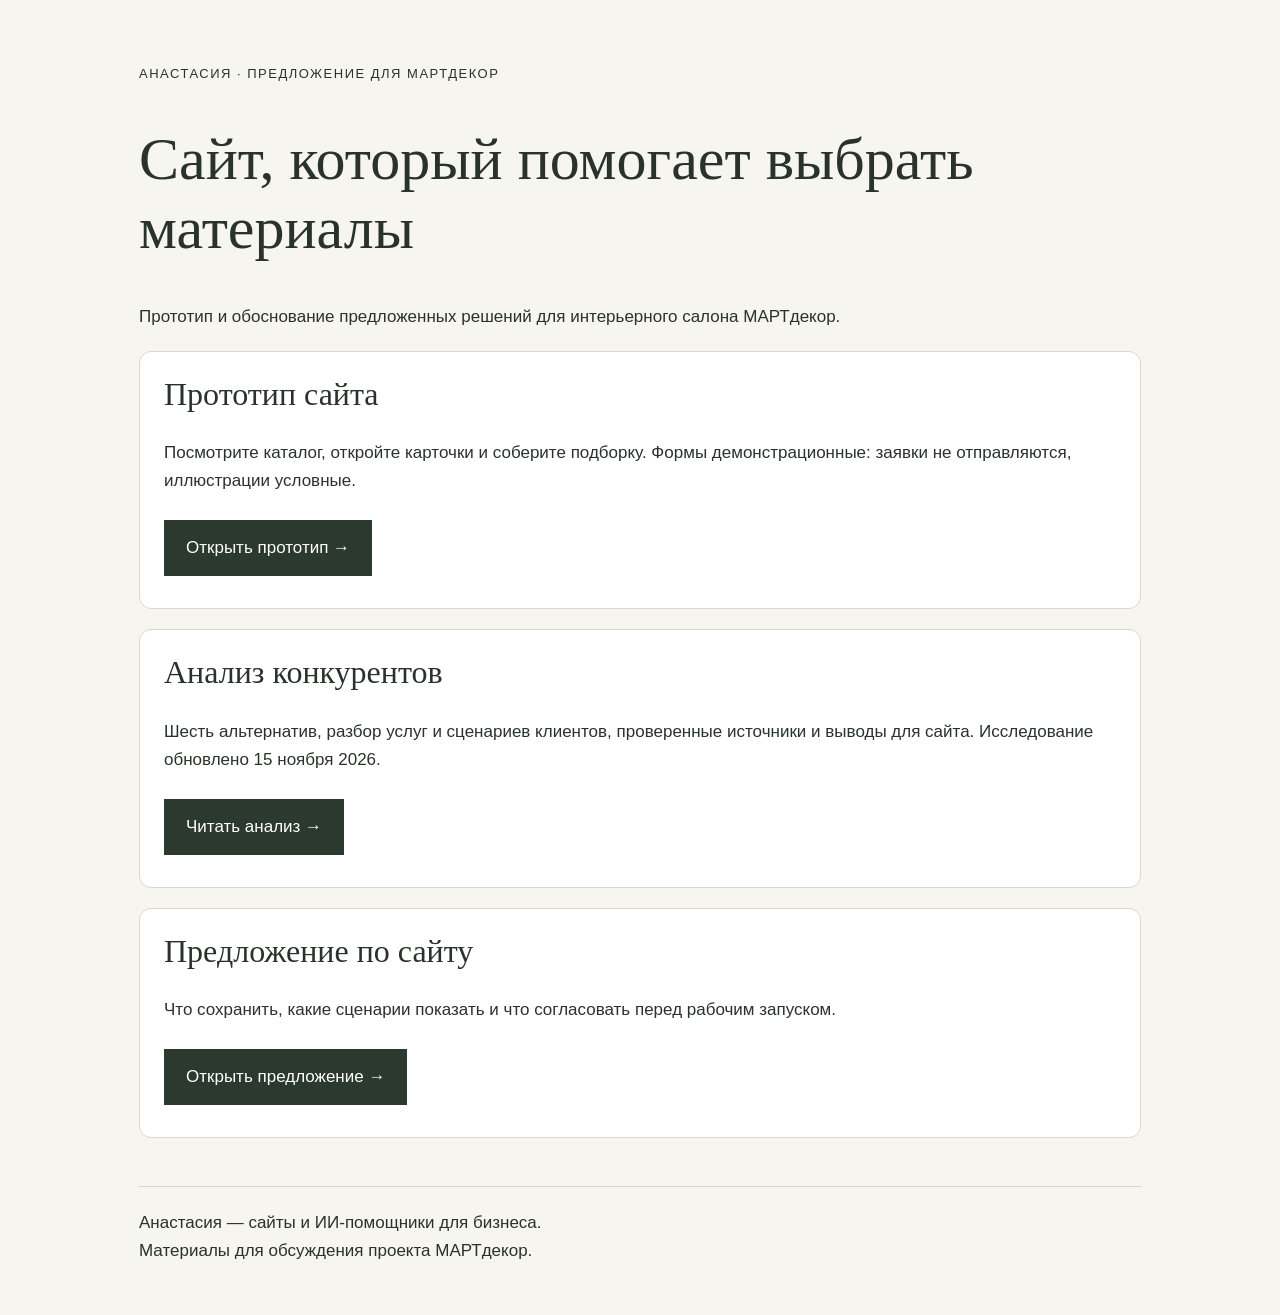
<file: index.html>
<!doctype html><html lang="ru"><head><meta charset="utf-8"><meta name="viewport" content="width=device-width,initial-scale=1"><meta name="robots" content="noindex,nofollow"><title>МАРТдекор — материалы для обсуждения</title><style>body{margin:0;background:#f7f5ef;color:#29332b;font:17px/1.65 Arial,sans-serif}main{max-width:1050px;margin:auto;padding:50px 24px}h1,h2{font-family:Georgia,serif;font-weight:400;line-height:1.15}h1{font-size:clamp(34px,6vw,60px)}h2{font-size:32px;margin-top:48px}a{color:#354b39;text-underline-offset:4px}nav{display:flex;gap:24px;flex-wrap:wrap}.muted{color:#62675e}.card{padding:24px;border:1px solid #d8d8cb;border-radius:12px;margin:20px 0;background:#fff}.tag{font-size:13px;letter-spacing:1.5px;text-transform:uppercase}.button{display:inline-block;background:#2c392f;color:#fff;padding:14px 22px;text-decoration:none;margin:8px 12px 8px 0}footer{border-top:1px solid #d8d8cb;margin-top:48px;padding-top:22px}li{margin:10px 0}*{box-sizing:border-box}</style></head><body><main><p class="tag">Анастасия · предложение для МАРТдекор</p><h1>Сайт, который помогает выбрать материалы</h1><p>Прототип и обоснование предложенных решений для интерьерного салона МАРТдекор.</p><section class="card"><h2 style="margin-top:0">Прототип сайта</h2><p>Посмотрите каталог, откройте карточки и соберите подборку. Формы демонстрационные: заявки не отправляются, иллюстрации условные.</p><a class="button" href="martdecor/">Открыть прототип →</a></section><section class="card"><h2 style="margin-top:0">Анализ конкурентов</h2><p>Шесть альтернатив, разбор услуг и сценариев клиентов, проверенные источники и выводы для сайта. Исследование обновлено 15 ноября 2026.</p><a class="button" href="martdecor/analysis/">Читать анализ →</a></section><section class="card"><h2 style="margin-top:0">Предложение по сайту</h2><p>Что сохранить, какие сценарии показать и что согласовать перед рабочим запуском.</p><a class="button" href="martdecor/kp/">Открыть предложение →</a></section><footer>Анастасия — сайты и ИИ-помощники для бизнеса.<br>Материалы для обсуждения проекта МАРТдекор.</footer></main></body></html>
</file>
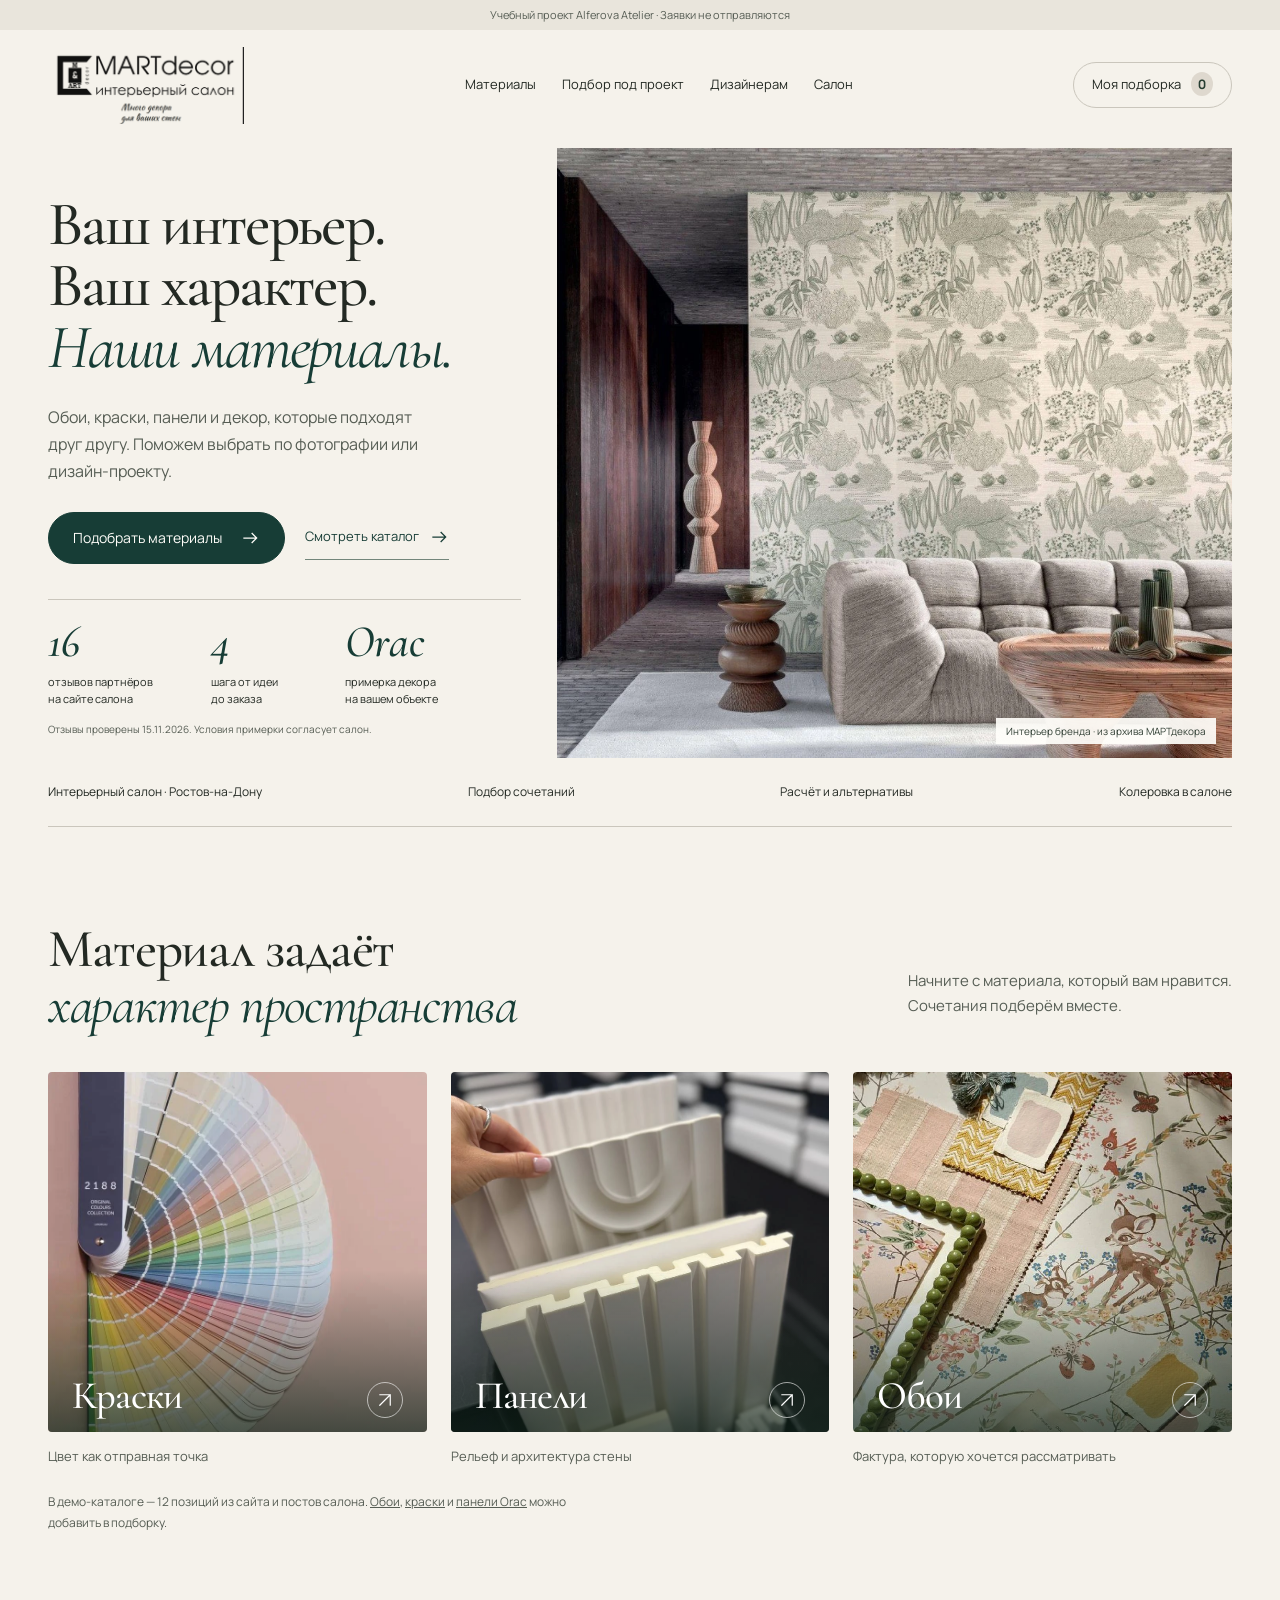
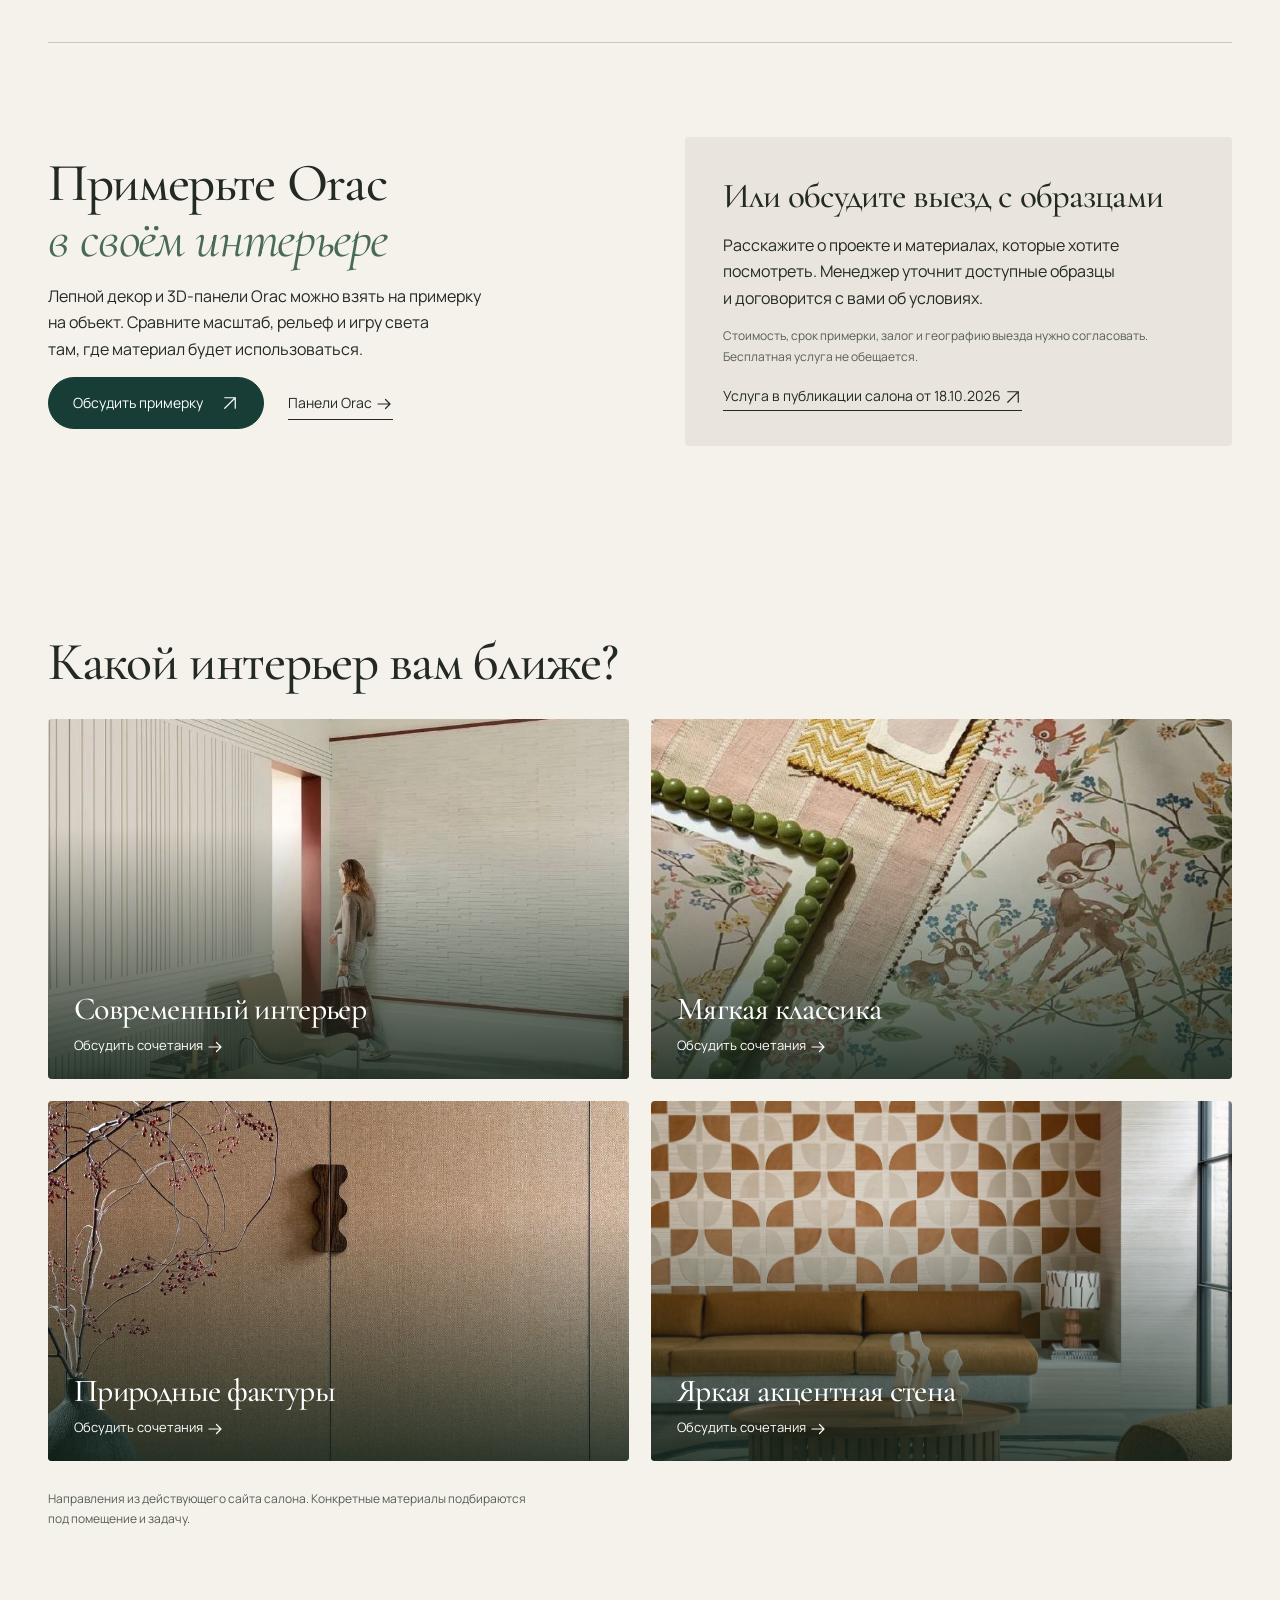
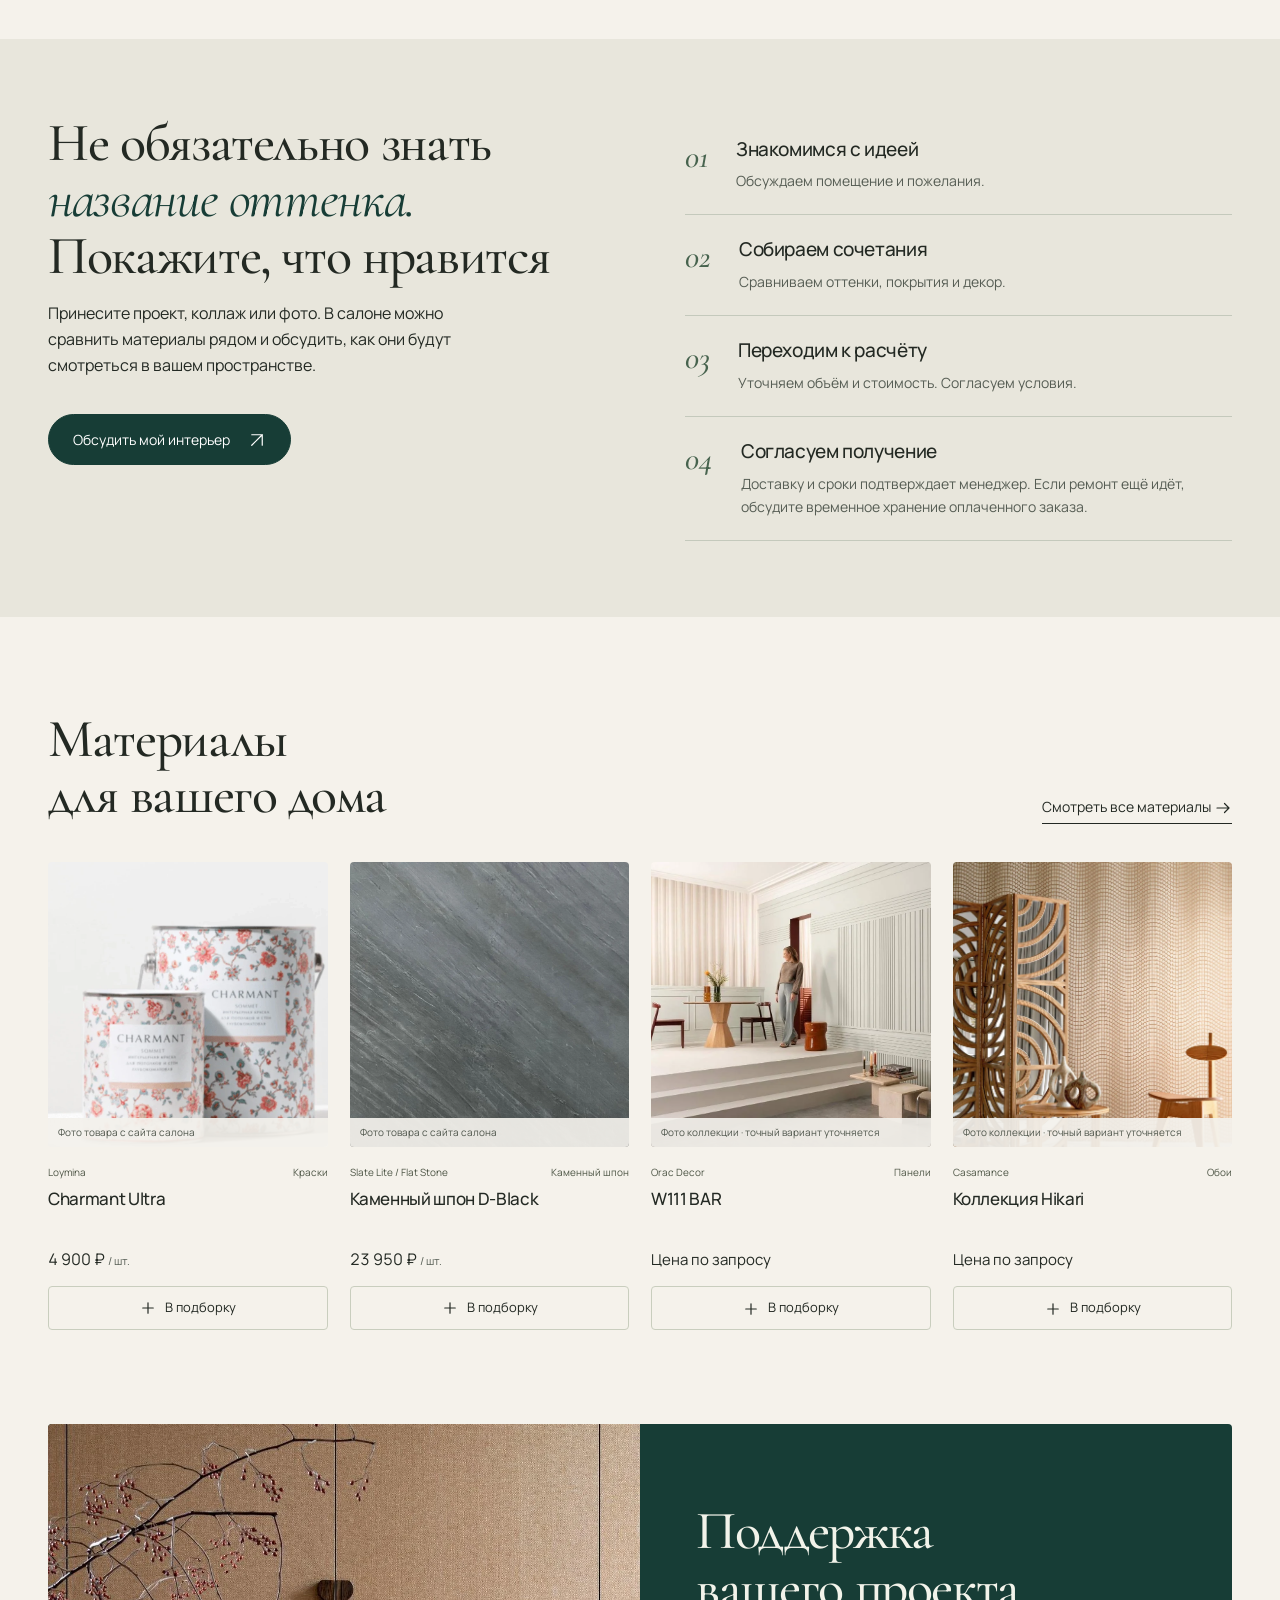
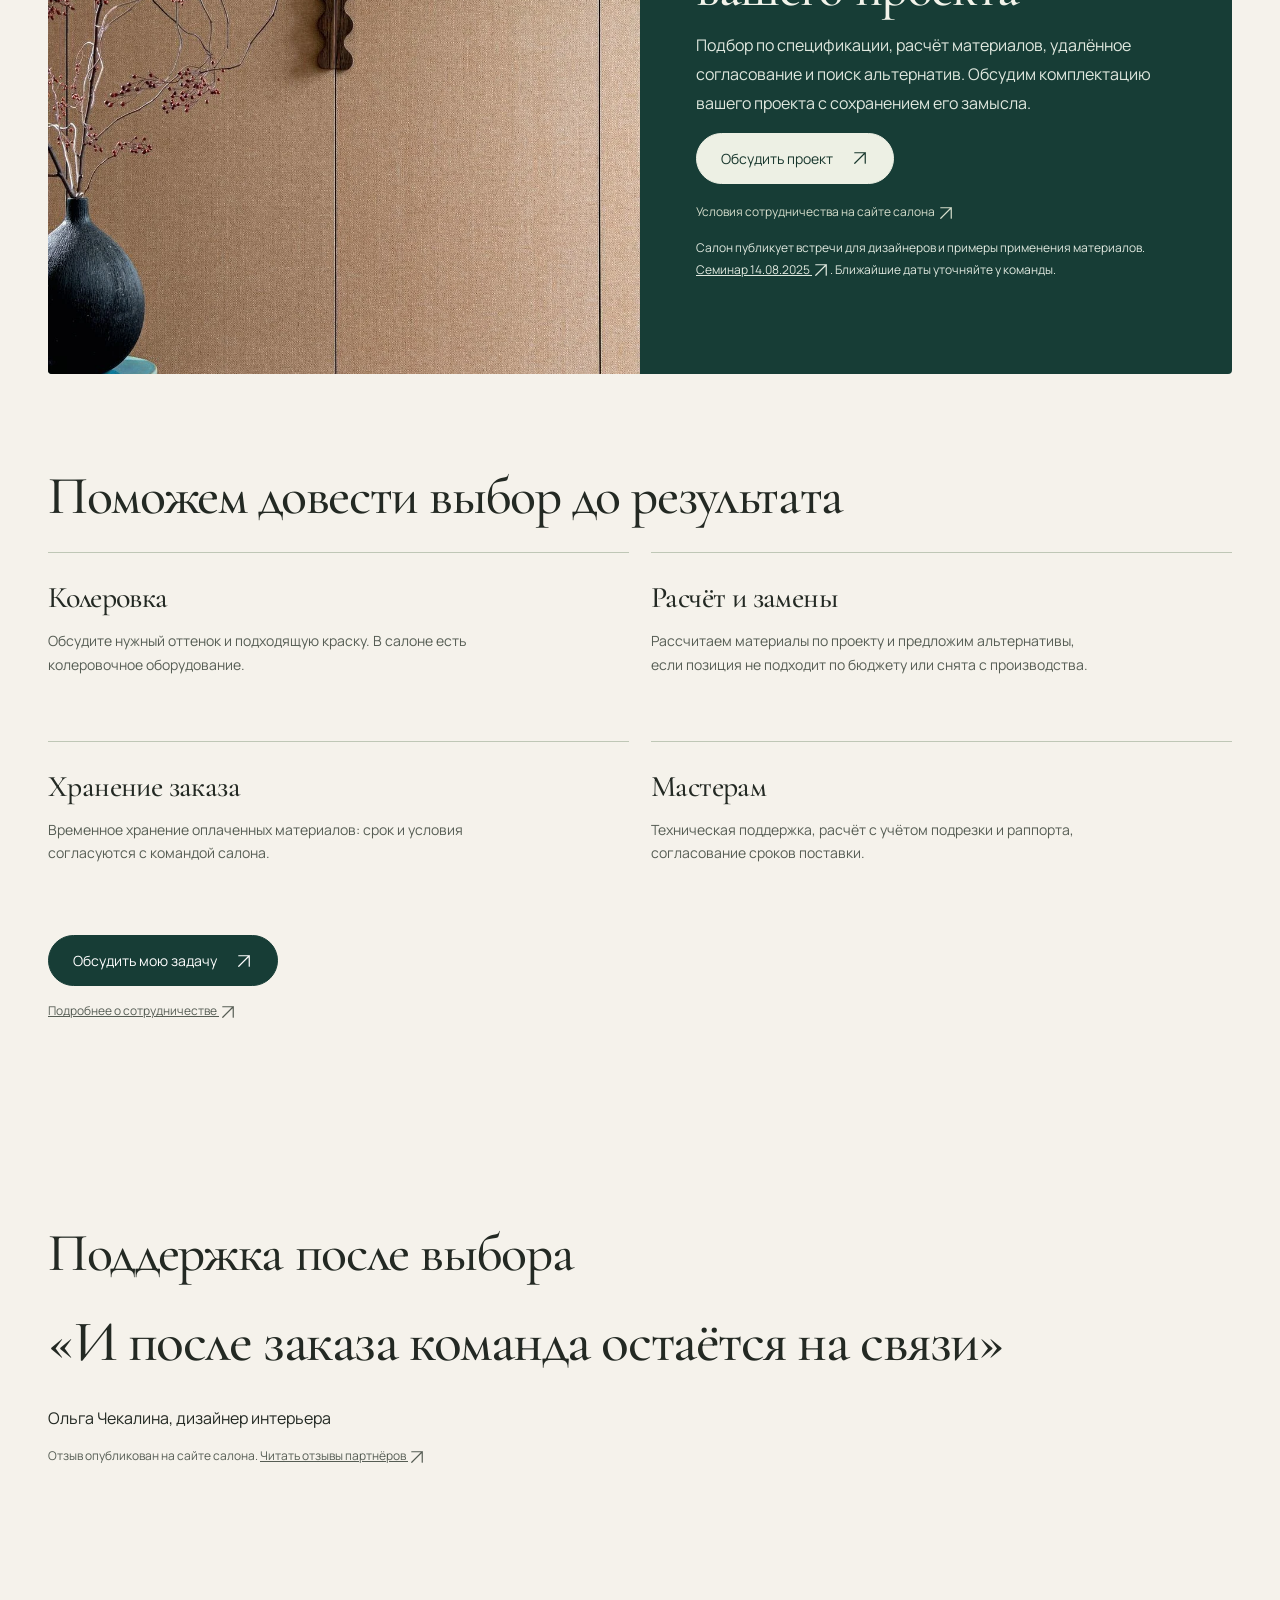
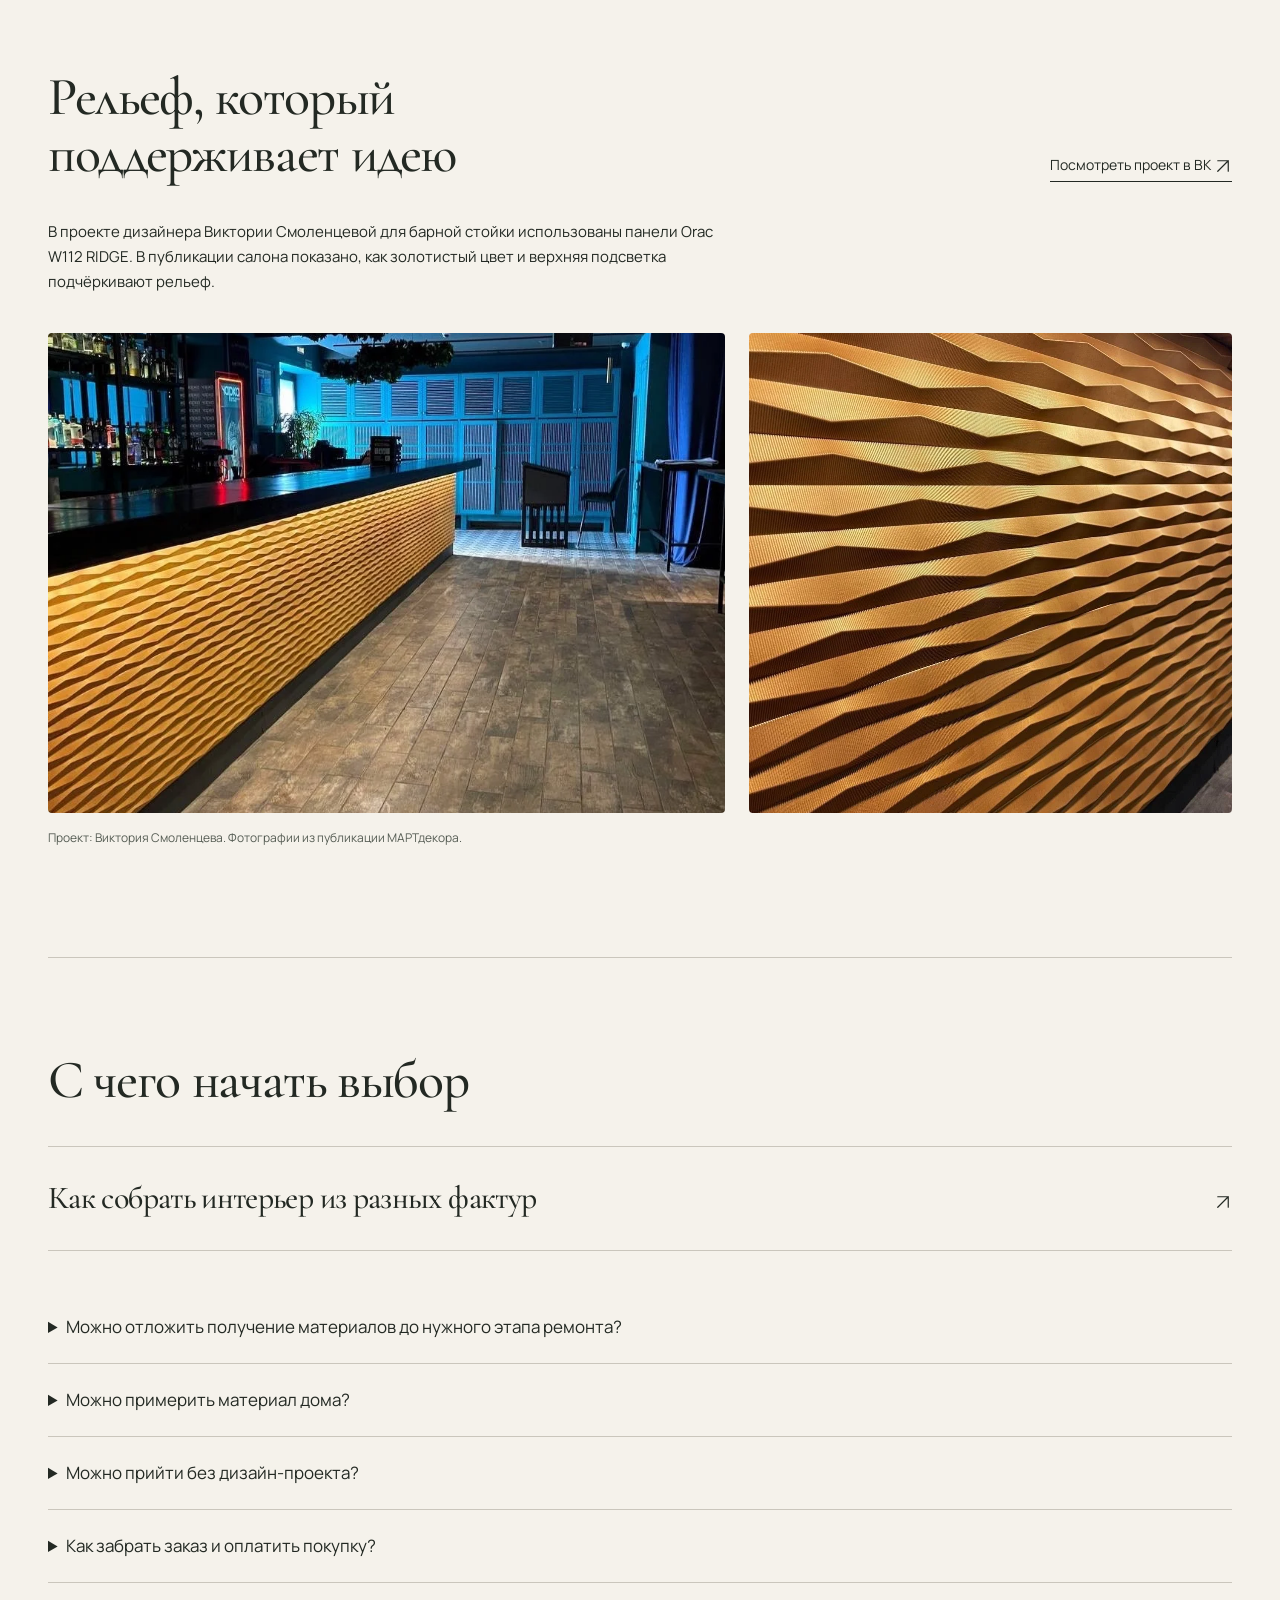
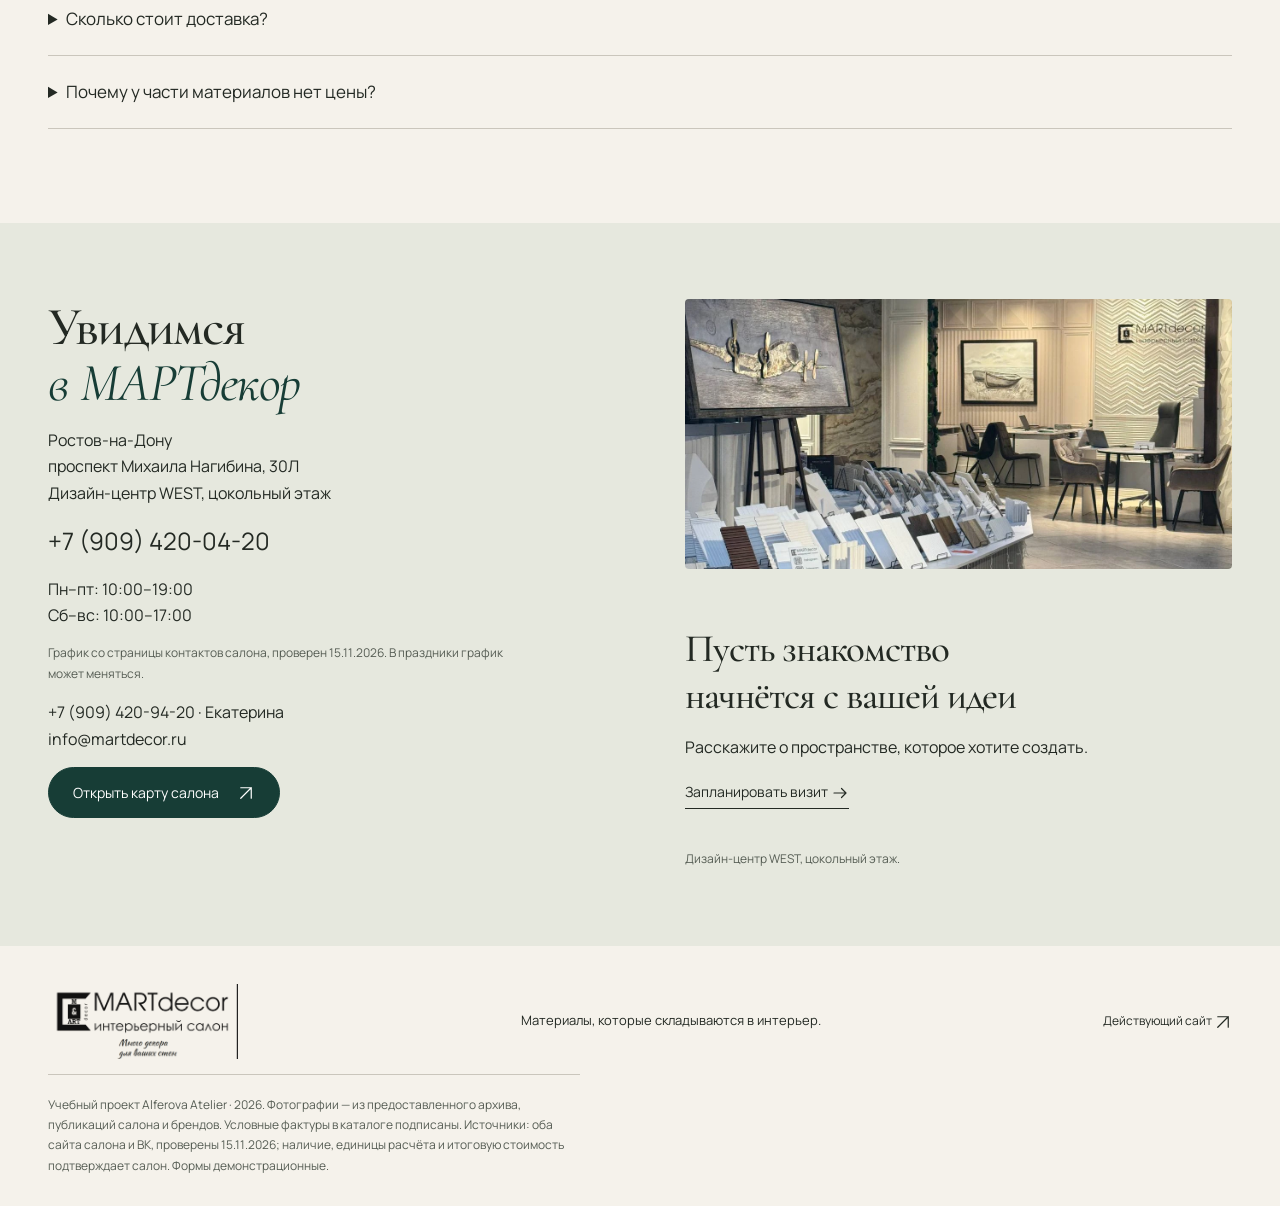
<file: martdecor/index.html>
<!doctype html><html lang="ru"><head><meta charset="utf-8"><meta name="theme-color" content="#f5f2eb"><meta name="viewport" content="width=device-width,initial-scale=1"><meta name="robots" content="noindex,nofollow"><title>Материалы для вашего интерьера — МАРТдекор</title><link rel="stylesheet" href="css/style.css"><link rel="stylesheet" href="fonts/manrope.css"><link rel="stylesheet" href="css/redesign.css"><link rel="preload" href="fonts/cormorant.ttf" as="font" type="font/ttf" crossorigin><link rel="stylesheet" href="css/material-stories.css"></head><body><a class="skip-link" href="#content">К содержанию</a><div class="demo">Учебный проект Alferova Atelier · Заявки не отправляются</div><header class="header wrap"><a class="logo" href="index.html" aria-label="МАРТдекор — главная"><img src="images/ms-logo.webp" width="2284" height="900" alt="МАРТдекор — интерьерный салон"></a><nav id="main-nav" aria-label="Основная навигация"><a href="catalog.html">Материалы</a><a href="index.html#approach">Подбор под&nbsp;проект</a><a href="index.html#designers">Дизайнерам</a><a href="index.html#contacts">Салон</a></nav><button class="shortlist-button" data-list>Моя подборка <b class="count">0</b></button><button class="menu-toggle" type="button" aria-expanded="false" aria-controls="main-nav" aria-label="Открыть меню"><svg width="24" height="24" viewBox="0 0 24 24" fill="none" stroke="currentColor" stroke-width="1.5" aria-hidden="true"><path d="M3 7h18M3 12h18M3 17h18"/></svg></button></header><main id="content"><section class="hero wrap">
  <div class="hero-scene"><div class="hero-copy">
  <h1>Ваш интерьер.<br>Ваш характер.<br><em>Наши материалы.</em></h1>
  <p class="intro">Обои, краски, панели и декор, которые подходят друг другу. Поможем выбрать по фотографии или дизайн-проекту.</p>
  <div class="actions"><button class="btn" data-request="Подобрать материалы">Подобрать материалы <svg class="icon" width="20" height="20" viewBox="0 0 24 24" fill="none" stroke="currentColor" stroke-width="1.5" aria-hidden="true"><path d="M4 12h16m-6-6 6 6-6 6"/></svg></button><a class="hero-catalog" href="catalog.html">Смотреть каталог <svg class="icon" width="20" height="20" viewBox="0 0 24 24" fill="none" stroke="currentColor" stroke-width="1.5" aria-hidden="true"><path d="M4 12h16m-6-6 6 6-6 6"/></svg></a></div>
  <div class="hero-evidence"><a href="https://martdecor.online/dizayneram/" target="_blank" rel="noopener"><strong>16</strong><span>отзывов партнёров<br>на сайте салона</span></a><a href="#approach"><strong>4</strong><span>шага от идеи<br>до заказа</span></a><a href="#samples"><strong>Orac</strong><span>примерка декора<br>на вашем объекте</span></a></div>
  <p class="evidence-note">Отзывы проверены 15.11.2026. Условия примерки согласует салон.</p>
  </div><figure class="hero-visual"><img src="images/ms-hero.webp" alt="Интерьер бренда: обои с растительным рисунком, дерево и натуральные оттенки" width="1280" height="854" class="hero-photo" fetchpriority="high" loading="eager"><figcaption>Интерьер бренда · из архива МАРТдекора</figcaption></figure></div>
  <div class="hero-benefits"><span>Интерьерный салон · Ростов-на-Дону</span><span>Подбор сочетаний</span><span>Расчёт и альтернативы</span><span>Колеровка в салоне</span></div></section><div class="strip"><div class="wrap"><span>Обои и&nbsp;фрески</span><i aria-hidden="true">·</i><span>Краски и&nbsp;покрытия</span><i aria-hidden="true">·</i><span>Стеновые панели</span><i aria-hidden="true">·</i><span>Лепной декор</span></div></div><section class="section wrap"><div class="section-head"><div><h2>Материал задаёт<br><em>характер пространства</em></h2></div><p>Начните с&nbsp;материала, который вам нравится.<br>Сочетания подберём вместе.</p></div><div class="category-grid"><a class="category" href="catalog.html?category=Краски"><div class="category-photo"><img src="images/ms-paint.webp" alt="Веер оттенков краски из архива салона" width="828" height="817" class="" loading="lazy" decoding="async"></div><h3>Краски <span aria-hidden="true"><svg class="icon" width="18" height="18" viewBox="0 0 24 24" fill="none" stroke="currentColor" stroke-width="1.6" stroke-linecap="round" stroke-linejoin="round" aria-hidden="true"><path d="M5 19 19 5M5 5h14v14"/></svg></span></h3><p>Цвет как отправная точка</p></a><a class="category" href="catalog.html?category=Панели"><div class="category-photo"><img src="images/ms-panels.webp" alt="Образцы рельефных панелей в салоне" width="828" height="819" class="" loading="lazy" decoding="async"></div><h3>Панели <span aria-hidden="true"><svg class="icon" width="18" height="18" viewBox="0 0 24 24" fill="none" stroke="currentColor" stroke-width="1.6" stroke-linecap="round" stroke-linejoin="round" aria-hidden="true"><path d="M5 19 19 5M5 5h14v14"/></svg></span></h3><p>Рельеф и архитектура стены</p></a><a class="category" href="catalog.html?category=Обои"><div class="category-photo"><img src="images/ms-wallpaper.webp" alt="Образцы обоев с растительным рисунком" width="1149" height="1600" class="" loading="lazy" decoding="async"></div><h3>Обои <span aria-hidden="true"><svg class="icon" width="18" height="18" viewBox="0 0 24 24" fill="none" stroke="currentColor" stroke-width="1.6" stroke-linecap="round" stroke-linejoin="round" aria-hidden="true"><path d="M5 19 19 5M5 5h14v14"/></svg></span></h3><p>Фактура, которую хочется рассматривать</p></a></div><p class="fine">В&nbsp;демо-каталоге&nbsp;— 12 позиций из&nbsp;сайта и&nbsp;постов салона. <a href="catalog.html?category=Обои">Обои</a>, <a href="catalog.html?category=Краски">краски</a> и <a href="catalog.html?search=Orac">панели Orac</a> можно добавить в&nbsp;подборку.</p></section><section class="sample-service section wrap" id="samples"><div class="split"><div><h2>Примерьте Orac<br><em>в&nbsp;своём интерьере</em></h2><p>Лепной декор и&nbsp;3D-панели Orac можно взять на&nbsp;примерку на&nbsp;объект. Сравните масштаб, рельеф и&nbsp;игру света там,&nbsp;где&nbsp;материал будет использоваться.</p><div class="actions"><button class="btn" data-request="Обсудить примерку Orac">Обсудить примерку <svg class="icon" width="18" height="18" viewBox="0 0 24 24" fill="none" stroke="currentColor" stroke-width="1.6" stroke-linecap="round" stroke-linejoin="round" aria-hidden="true"><path d="M5 19 19 5M5 5h14v14"/></svg></button><a class="text-link" href="catalog.html?search=Orac">Панели Orac <svg class="icon" width="18" height="18" viewBox="0 0 24 24" fill="none" stroke="currentColor" stroke-width="1.6" stroke-linecap="round" stroke-linejoin="round" aria-hidden="true"><path d="M4 12h16m-6-6 6 6-6 6"/></svg></a></div></div><div class="sample-note"><h3>Или&nbsp;обсудите выезд с&nbsp;образцами</h3><p>Расскажите о&nbsp;проекте и&nbsp;материалах, которые хотите посмотреть. Менеджер уточнит доступные образцы и&nbsp;договорится с&nbsp;вами об&nbsp;условиях.</p><p class="fine">Стоимость, срок примерки, залог и&nbsp;географию выезда нужно согласовать. Бесплатная услуга не&nbsp;обещается.</p><a class="text-link" href="https://vk.ru/wall-53471837_7663" target="_blank" rel="noopener">Услуга в&nbsp;публикации салона от&nbsp;18.10.2026 <svg class="icon" width="18" height="18" viewBox="0 0 24 24" fill="none" stroke="currentColor" stroke-width="1.6" stroke-linecap="round" stroke-linejoin="round" aria-hidden="true"><path d="M5 19 19 5M5 5h14v14"/></svg></a></div></div></section><section class="section wrap"><h2>Какой интерьер вам ближе?</h2><div class="route-grid"><button class="route-card" data-request="Обсудить направление: Современный интерьер"><img src="images/panels-detail.webp" alt="Интерьерное вдохновение из публикаций салона" width="828" height="825" class="" loading="lazy" decoding="async"><div class="route-copy"><h3>Современный интерьер</h3><p>Обсудить сочетания <svg class="icon" width="18" height="18" viewBox="0 0 24 24" fill="none" stroke="currentColor" stroke-width="1.6" stroke-linecap="round" stroke-linejoin="round" aria-hidden="true"><path d="M4 12h16m-6-6 6 6-6 6"/></svg></p></div></button><button class="route-card" data-request="Обсудить направление: Мягкая классика"><img src="images/ms-wallpaper.webp" alt="Интерьерное вдохновение из публикаций салона" width="1149" height="1600" class="" loading="lazy" decoding="async"><div class="route-copy"><h3>Мягкая классика</h3><p>Обсудить сочетания <svg class="icon" width="18" height="18" viewBox="0 0 24 24" fill="none" stroke="currentColor" stroke-width="1.6" stroke-linecap="round" stroke-linejoin="round" aria-hidden="true"><path d="M4 12h16m-6-6 6 6-6 6"/></svg></p></div></button><button class="route-card" data-request="Обсудить направление: Природные фактуры"><img src="images/texture.webp" alt="Интерьерное вдохновение из публикаций салона" width="1001" height="1500" class="" loading="lazy" decoding="async"><div class="route-copy"><h3>Природные фактуры</h3><p>Обсудить сочетания <svg class="icon" width="18" height="18" viewBox="0 0 24 24" fill="none" stroke="currentColor" stroke-width="1.6" stroke-linecap="round" stroke-linejoin="round" aria-hidden="true"><path d="M4 12h16m-6-6 6 6-6 6"/></svg></p></div></button><button class="route-card" data-request="Обсудить направление: Яркая акцентная стена"><img src="images/accent.webp" alt="Интерьерное вдохновение из публикаций салона" width="1191" height="1600" class="" loading="lazy" decoding="async"><div class="route-copy"><h3>Яркая акцентная стена</h3><p>Обсудить сочетания <svg class="icon" width="18" height="18" viewBox="0 0 24 24" fill="none" stroke="currentColor" stroke-width="1.6" stroke-linecap="round" stroke-linejoin="round" aria-hidden="true"><path d="M4 12h16m-6-6 6 6-6 6"/></svg></p></div></button></div><p class="fine">Направления из&nbsp;действующего сайта салона. Конкретные материалы подбираются под&nbsp;помещение и&nbsp;задачу.</p></section><section class="approach" id="approach"><div class="wrap split"><div><h2>Не&nbsp;обязательно знать<br><em>название оттенка.</em><br>Покажите, что&nbsp;нравится</h2><p>Принесите проект, коллаж или&nbsp;фото. В&nbsp;салоне можно сравнить материалы рядом и&nbsp;обсудить, как&nbsp;они&nbsp;будут смотреться в&nbsp;вашем пространстве.</p><button class="btn" data-request="Обсудить мой интерьер">Обсудить мой&nbsp;интерьер <svg class="icon" width="18" height="18" viewBox="0 0 24 24" fill="none" stroke="currentColor" stroke-width="1.6" stroke-linecap="round" stroke-linejoin="round" aria-hidden="true"><path d="M5 19 19 5M5 5h14v14"/></svg></button></div><ol class="steps"><li><span>01</span><div><h3>Знакомимся с&nbsp;идеей</h3><p>Обсуждаем помещение и&nbsp;пожелания.</p></div></li><li><span>02</span><div><h3>Собираем сочетания</h3><p>Сравниваем оттенки, покрытия и&nbsp;декор.</p></div></li><li><span>03</span><div><h3>Переходим к&nbsp;расчёту</h3><p>Уточняем объём и&nbsp;стоимость. Согласуем условия.</p></div></li><li><span>04</span><div><h3>Согласуем получение</h3><p>Доставку и&nbsp;сроки подтверждает менеджер. Если&nbsp;ремонт ещё&nbsp;идёт, обсудите временное хранение оплаченного заказа.</p></div></li></ol></div></section><section class="section wrap"><div class="section-head"><div><h2>Материалы<br>для&nbsp;вашего дома</h2></div><a class="text-link" href="catalog.html">Смотреть все материалы <svg class="icon" width="18" height="18" viewBox="0 0 24 24" fill="none" stroke="currentColor" stroke-width="1.6" stroke-linecap="round" stroke-linejoin="round" aria-hidden="true"><path d="M4 12h16m-6-6 6 6-6 6"/></svg></a></div><div id="featured" class="products"></div></section><section class="designer wrap" id="designers"><div class="designer-photo"><img src="images/texture.webp" alt="Текстильные обои Casamance, натуральные оттенки" width="1001" height="1500" class="" loading="lazy" decoding="async"></div><div><h2>Поддержка<br>вашего проекта</h2><p>Подбор по&nbsp;спецификации, расчёт материалов, удалённое согласование и&nbsp;поиск альтернатив. Обсудим комплектацию вашего проекта с&nbsp;сохранением его&nbsp;замысла.</p><button class="btn light" data-request="Обсудить сотрудничество">Обсудить проект <svg class="icon" width="18" height="18" viewBox="0 0 24 24" fill="none" stroke="currentColor" stroke-width="1.6" stroke-linecap="round" stroke-linejoin="round" aria-hidden="true"><path d="M5 19 19 5M5 5h14v14"/></svg></button><a class="designer-link" href="https://martdecor.online/dizayneram/" target="_blank" rel="noopener">Условия сотрудничества на&nbsp;сайте салона <svg class="icon" width="18" height="18" viewBox="0 0 24 24" fill="none" stroke="currentColor" stroke-width="1.6" stroke-linecap="round" stroke-linejoin="round" aria-hidden="true"><path d="M5 19 19 5M5 5h14v14"/></svg></a><p class="fine">Салон публикует встречи для&nbsp;дизайнеров и&nbsp;примеры применения материалов. <a href="https://vk.ru/wall-53471837_7644" target="_blank" rel="noopener">Семинар 14.08.2025 <svg class="icon" width="18" height="18" viewBox="0 0 24 24" fill="none" stroke="currentColor" stroke-width="1.6" stroke-linecap="round" stroke-linejoin="round" aria-hidden="true"><path d="M5 19 19 5M5 5h14v14"/></svg></a>. Ближайшие даты уточняйте у&nbsp;команды.</p></div></section><section class="section wrap"><h2>Поможем довести выбор до&nbsp;результата</h2><div class="route-grid"><article class="card"><h3>Колеровка</h3><p>Обсудите нужный оттенок и&nbsp;подходящую краску. В&nbsp;салоне есть колеровочное оборудование.</p></article><article class="card"><h3>Расчёт и&nbsp;замены</h3><p>Рассчитаем материалы по&nbsp;проекту и&nbsp;предложим альтернативы, если&nbsp;позиция не&nbsp;подходит по&nbsp;бюджету или&nbsp;снята с&nbsp;производства.</p></article><article class="card"><h3>Хранение заказа</h3><p>Временное хранение оплаченных материалов: срок и&nbsp;условия согласуются с&nbsp;командой салона.</p></article><article class="card"><h3>Мастерам</h3><p>Техническая поддержка, расчёт с&nbsp;учётом подрезки и&nbsp;раппорта, согласование сроков поставки.</p></article></div><button class="btn" data-request="Обсудить материалы и график работ">Обсудить мою задачу <svg class="icon" width="18" height="18" viewBox="0 0 24 24" fill="none" stroke="currentColor" stroke-width="1.6" stroke-linecap="round" stroke-linejoin="round" aria-hidden="true"><path d="M5 19 19 5M5 5h14v14"/></svg></button><p class="fine"><a href="https://martdecor.online/dizayneram/" target="_blank" rel="noopener">Подробнее о&nbsp;сотрудничестве <svg class="icon" width="18" height="18" viewBox="0 0 24 24" fill="none" stroke="currentColor" stroke-width="1.6" stroke-linecap="round" stroke-linejoin="round" aria-hidden="true"><path d="M5 19 19 5M5 5h14v14"/></svg></a></p></section><section class="section wrap"><h2>Поддержка после&nbsp;выбора</h2><blockquote>«И&nbsp;после&nbsp;заказа команда остаётся на&nbsp;связи»</blockquote><p>Ольга Чекалина, дизайнер интерьера</p><p class="fine">Отзыв опубликован на&nbsp;сайте салона. <a href="https://martdecor.online/dizayneram/" target="_blank" rel="noopener">Читать отзывы партнёров <svg class="icon" width="18" height="18" viewBox="0 0 24 24" fill="none" stroke="currentColor" stroke-width="1.6" stroke-linecap="round" stroke-linejoin="round" aria-hidden="true"><path d="M5 19 19 5M5 5h14v14"/></svg></a></p></section><section class="section wrap case-study"><div class="section-head"><h2>Рельеф, который<br>поддерживает идею</h2><a class="text-link" href="https://vk.ru/wall-53471837_7539" target="_blank" rel="noopener">Посмотреть проект в&nbsp;ВК <svg class="icon" width="18" height="18" viewBox="0 0 24 24" fill="none" stroke="currentColor" stroke-width="1.6" stroke-linecap="round" stroke-linejoin="round" aria-hidden="true"><path d="M5 19 19 5M5 5h14v14"/></svg></a></div><p>В&nbsp;проекте дизайнера Виктории Смоленцевой для&nbsp;барной стойки использованы панели Orac W112 RIDGE. В&nbsp;публикации салона показано, как&nbsp;золотистый цвет и&nbsp;верхняя подсветка подчёркивают рельеф.</p><div class="case-photos"><img src="images/project.webp" alt="Барная стойка с панелями Orac W112 RIDGE, проект Виктории Смоленцевой" width="913" height="1280" class="" loading="lazy" decoding="async"><img src="images/project-detail.webp" alt="Золотистый рельеф панелей W112 RIDGE крупным планом" width="960" height="1280" class="" loading="lazy" decoding="async"></div><p class="fine">Проект: Виктория Смоленцева. Фотографии из публикации МАРТдекора.</p></section><section class="section wrap"><div class="section-head"><div><h2>С&nbsp;чего начать выбор</h2></div></div><a class="article-link" href="article.html"><h3>Как&nbsp;собрать интерьер из&nbsp;разных фактур</h3><b><svg class="icon" width="18" height="18" viewBox="0 0 24 24" fill="none" stroke="currentColor" stroke-width="1.6" stroke-linecap="round" stroke-linejoin="round" aria-hidden="true"><path d="M5 19 19 5M5 5h14v14"/></svg></b></a><div class="faq"><details><summary>Можно отложить получение материалов до&nbsp;нужного этапа ремонта?</summary><p>Салон предлагает временное хранение оплаченных заказов. Срок, объём и&nbsp;условия нужно согласовать до&nbsp;заказа.</p></details><details><summary>Можно примерить материал дома?</summary><p>В&nbsp;салоне можно обсудить примерку лепного декора и&nbsp;3D-панелей Orac на&nbsp;объекте или&nbsp;выезд с&nbsp;образцами. Условия и&nbsp;доступность конкретных образцов согласует менеджер.</p></details><details><summary>Можно прийти без&nbsp;дизайн-проекта?</summary><p>Да.&nbsp;Подготовьте фотографии помещения и&nbsp;примеры того, что&nbsp;вам нравится: они&nbsp;помогут начать подбор.</p></details><details><summary>Как&nbsp;забрать заказ и&nbsp;оплатить покупку?</summary><p>Менеджер подтверждает состав, наличие, стоимость и&nbsp;доставку, затем выставляет счёт. Заказ оформляется по&nbsp;100% предоплате. В&nbsp;салоне: наличные, карта или&nbsp;QR; дистанционно&nbsp;— СБП по&nbsp;счёту. Оплата на&nbsp;сайте не&nbsp;производится.</p></details><details><summary>Сколько стоит доставка?</summary><p>Стоимость и&nbsp;сроки рассчитываются для&nbsp;вашего заказа. По&nbsp;Ростову-на-Дону используется Яндекс Go: тариф согласуется до&nbsp;отправки. В&nbsp;другие города&nbsp;— транспортные компании, стоимость и&nbsp;сроки рассчитываются индивидуально.</p></details><details><summary>Почему у&nbsp;части материалов нет&nbsp;цены?</summary><p>В&nbsp;публикациях ВК цена не&nbsp;указана. Для&nbsp;расчёта нужны выбранный артикул, объём и&nbsp;актуальные условия поставки. Добавьте материалы в&nbsp;подборку и&nbsp;обсудите их&nbsp;с&nbsp;салоном.</p></details></div></section><section class="contacts" id="contacts"><div class="wrap split"><div><h2>Увидимся<br><em>в&nbsp;МАРТдекор</em></h2><p>Ростов-на-Дону<br>проспект Михаила Нагибина, 30Л<br>Дизайн-центр WEST, цокольный этаж</p><p><a class="phone" href="tel:+79094200420">+7 (909) 420-04-20</a></p><p>Пн–пт: 10:00–19:00<br>Сб–вс: 10:00–17:00</p><p class="fine">График со&nbsp;страницы контактов салона, проверен 15.11.2026. В&nbsp;праздники график может меняться.</p><p><a href="tel:+79094209420">+7 (909) 420-94-20 · Екатерина</a><br><a href="mailto:info@martdecor.ru">info@martdecor.ru</a></p><a class="btn" href="https://yandex.com/maps/-/CPRqZOLa" target="_blank" rel="noopener">Открыть карту салона <svg class="icon" width="18" height="18" viewBox="0 0 24 24" fill="none" stroke="currentColor" stroke-width="1.6" stroke-linecap="round" stroke-linejoin="round" aria-hidden="true"><path d="M5 19 19 5M5 5h14v14"/></svg></a></div><div class="visit"><img class="showroom-photo" src="images/ms-showroom.webp" width="1280" height="1280" alt="Шоурум МАРТдекора: стойка и образцы материалов" loading="lazy"><span class="visit-mark">М</span><h3>Пусть знакомство<br>начнётся с&nbsp;вашей идеи</h3><p>Расскажите о&nbsp;пространстве, которое хотите создать.</p><button class="text-link" data-request="Запланировать визит">Запланировать визит <svg class="icon" width="18" height="18" viewBox="0 0 24 24" fill="none" stroke="currentColor" stroke-width="1.6" stroke-linecap="round" stroke-linejoin="round" aria-hidden="true"><path d="M4 12h16m-6-6 6 6-6 6"/></svg></button><p class="fine">Дизайн-центр WEST, цокольный этаж. </p></div></div></section></main><footer class="wrap"><div class="foot"><a class="logo" href="index.html"><img src="images/ms-logo.webp" width="2284" height="900" alt="МАРТдекор — интерьерный салон"></a><p>Материалы, которые складываются в&nbsp;интерьер.</p><a href="https://martdecor.online/" target="_blank" rel="noopener">Действующий сайт <svg class="icon" width="18" height="18" viewBox="0 0 24 24" fill="none" stroke="currentColor" stroke-width="1.6" stroke-linecap="round" stroke-linejoin="round" aria-hidden="true"><path d="M5 19 19 5M5 5h14v14"/></svg></a></div><p class="fine">Учебный проект Alferova Atelier · 2026. Фотографии — из предоставленного архива, публикаций салона и брендов. Условные фактуры в каталоге подписаны. Источники: оба сайта салона и&nbsp;ВК, проверены 15.11.2026; наличие, единицы расчёта и&nbsp;итоговую стоимость подтверждает салон. Формы демонстрационные.</p></footer><dialog id="list-dialog"><button class="close" data-close aria-label="Закрыть"><svg class="icon" width="18" height="18" viewBox="0 0 24 24" fill="none" stroke="currentColor" stroke-width="1.6" stroke-linecap="round" stroke-linejoin="round" aria-hidden="true"><path d="m6 6 12 12M18 6 6 18"/></svg></button><h2>Моя подборка</h2><div id="list-items"></div><p class="fine">Подборка сохраняется в&nbsp;этом браузере. Это&nbsp;не&nbsp;заказ и&nbsp;не&nbsp;резерв товара.</p><button class="btn" data-request="Обсудить подборку">Обсудить с&nbsp;менеджером <svg class="icon" width="18" height="18" viewBox="0 0 24 24" fill="none" stroke="currentColor" stroke-width="1.6" stroke-linecap="round" stroke-linejoin="round" aria-hidden="true"><path d="M5 19 19 5M5 5h14v14"/></svg></button></dialog><dialog id="request-dialog"><button class="close" data-close aria-label="Закрыть"><svg class="icon" width="18" height="18" viewBox="0 0 24 24" fill="none" stroke="currentColor" stroke-width="1.6" stroke-linecap="round" stroke-linejoin="round" aria-hidden="true"><path d="m6 6 12 12M18 6 6 18"/></svg></button><h2 id="request-title">Подобрать материалы</h2><p class="fine">Демо-форма. Можно проверить сценарий с&nbsp;вымышленными данными&nbsp;— ничего не&nbsp;отправляется.</p><p id="request-selection" class="fine"></p><form id="request-form"><label>Как&nbsp;к&nbsp;вам обращаться<input name="name" autocomplete="name" required placeholder="Ваше имя" maxlength="80"></label><label>Телефон<input name="phone" autocomplete="tel" inputmode="tel" type="tel" required minlength="10" maxlength="20" placeholder="+7 (___) ___-__-__"></label><label>Что&nbsp;планируете?<select name="task"><option>Подбор материалов для&nbsp;комнаты</option><option>Комплектация по&nbsp;дизайн-проекту</option><option>Уточнение цены и&nbsp;наличия</option><option>Сотрудничество с&nbsp;дизайнером</option><option value="samples">Примерка Orac / выезд с&nbsp;образцами</option></select></label><button class="btn" type="submit">Проверить заявку <svg class="icon" width="18" height="18" viewBox="0 0 24 24" fill="none" stroke="currentColor" stroke-width="1.6" stroke-linecap="round" stroke-linejoin="round" aria-hidden="true"><path d="M4 12h16m-6-6 6 6-6 6"/></svg></button></form><div id="success" hidden><h3>Сценарий пройден</h3><p>В&nbsp;готовом сайте заявка поступит менеджеру. Сейчас данные никуда не&nbsp;отправлены.</p><a class="text-link" href="https://martdecor.online/contact-us/" target="_blank" rel="noopener">Открыть контакты салона <svg class="icon" width="18" height="18" viewBox="0 0 24 24" fill="none" stroke="currentColor" stroke-width="1.6" stroke-linecap="round" stroke-linejoin="round" aria-hidden="true"><path d="M5 19 19 5M5 5h14v14"/></svg></a></div></dialog><div id="toast" role="status"></div><script src="js/data.js"></script><script src="js/main.js"></script></body></html>
</file>
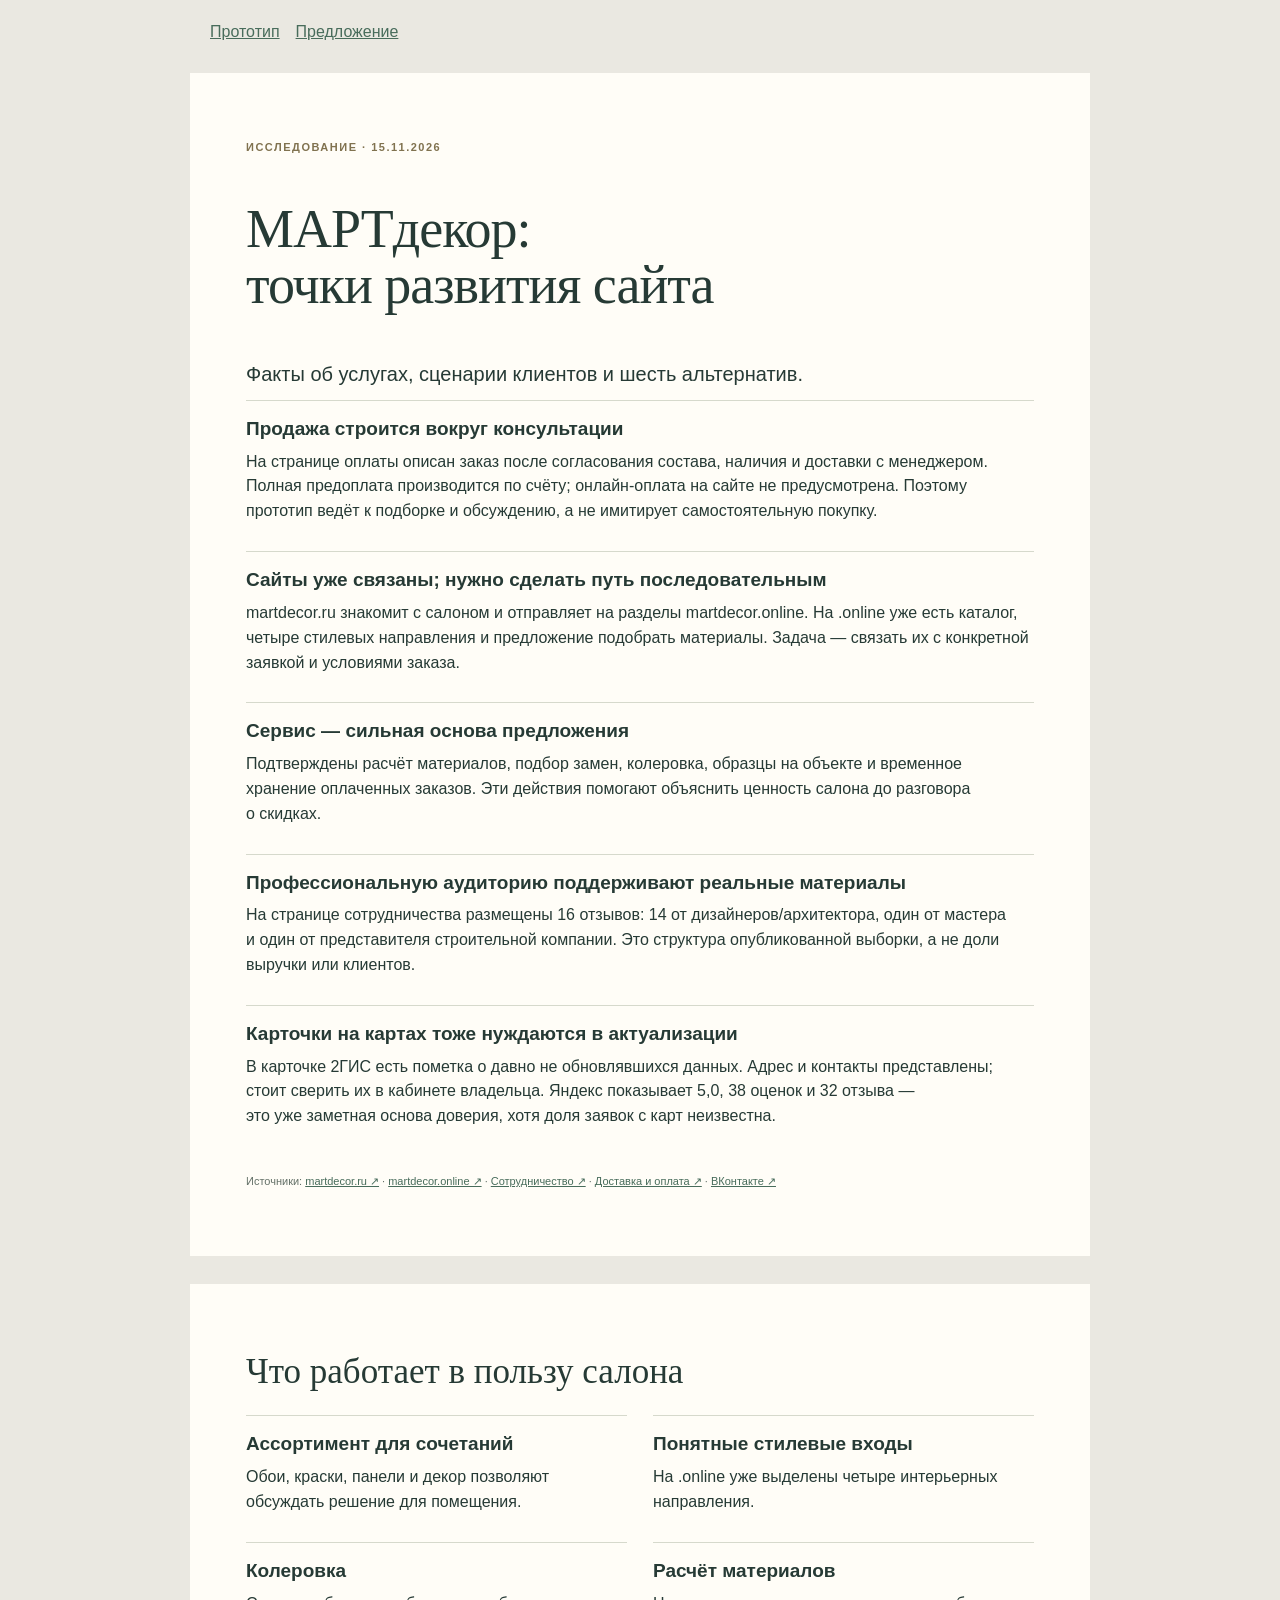
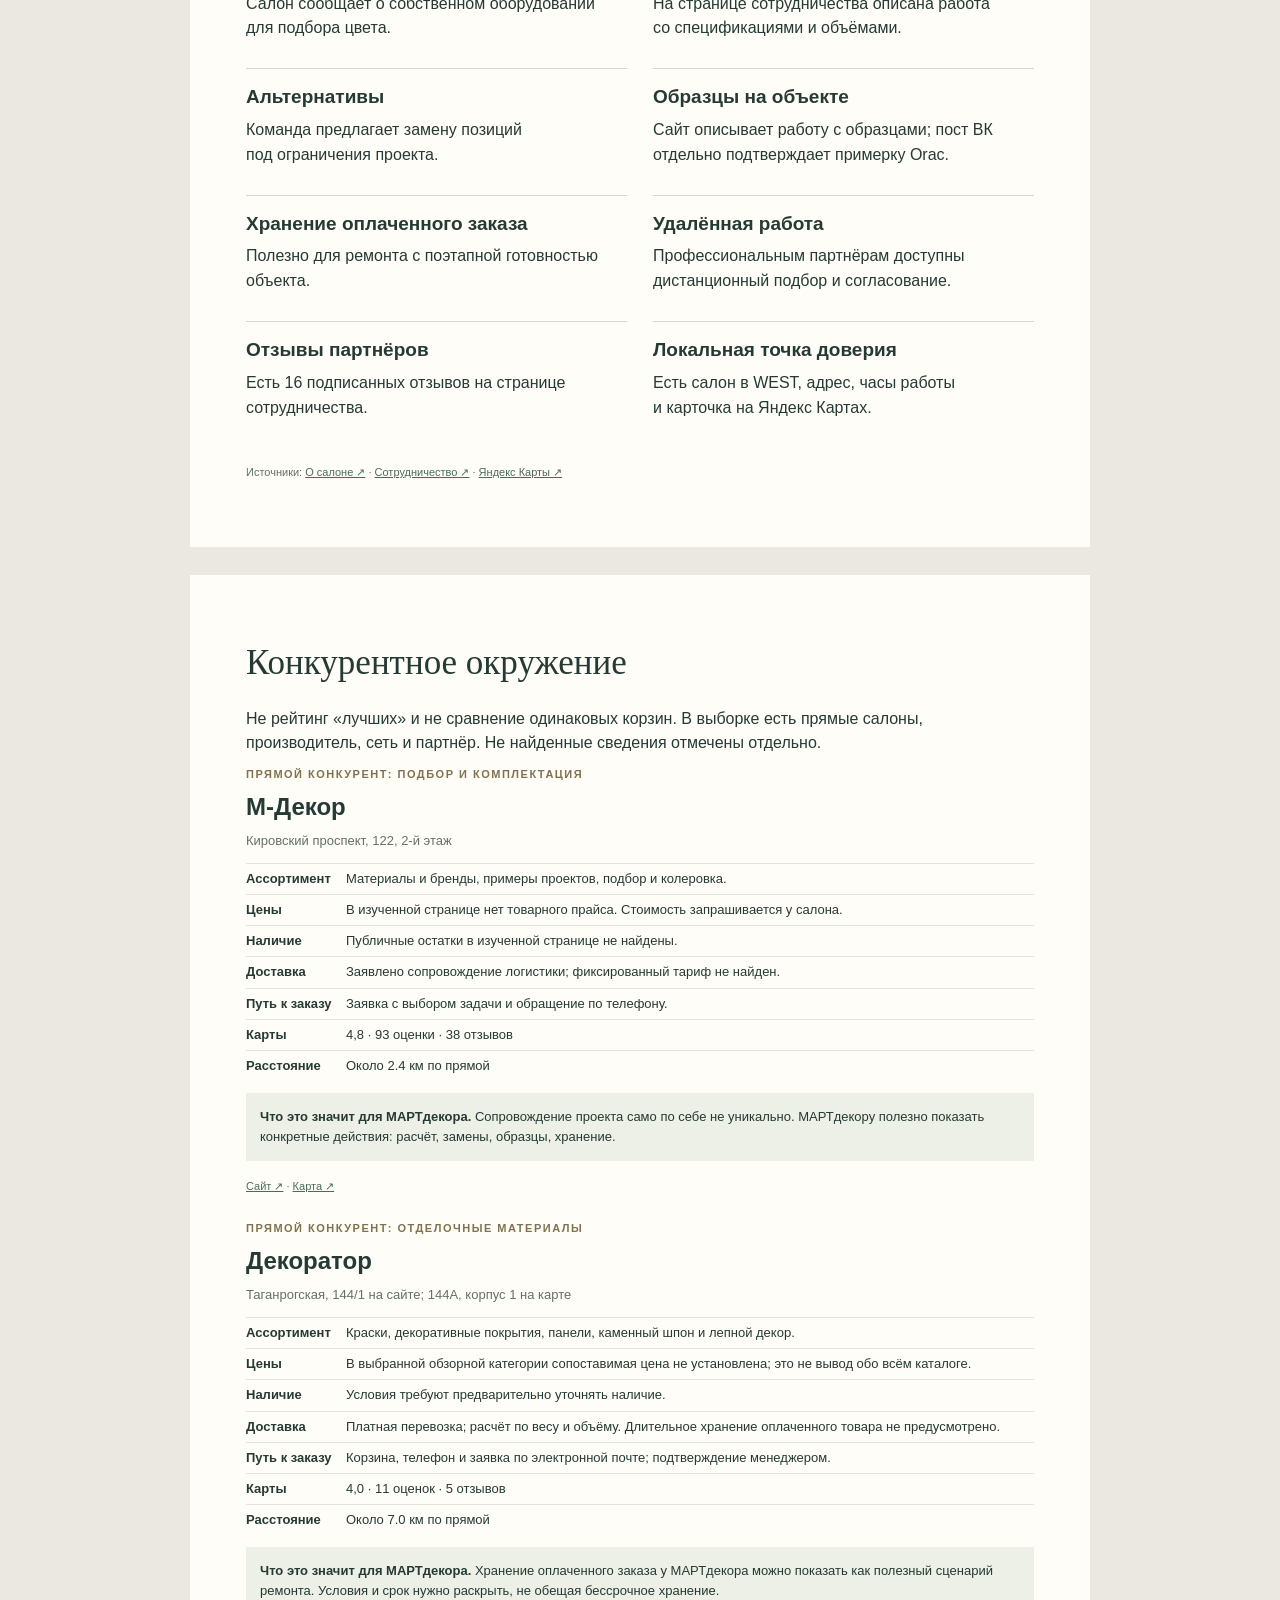
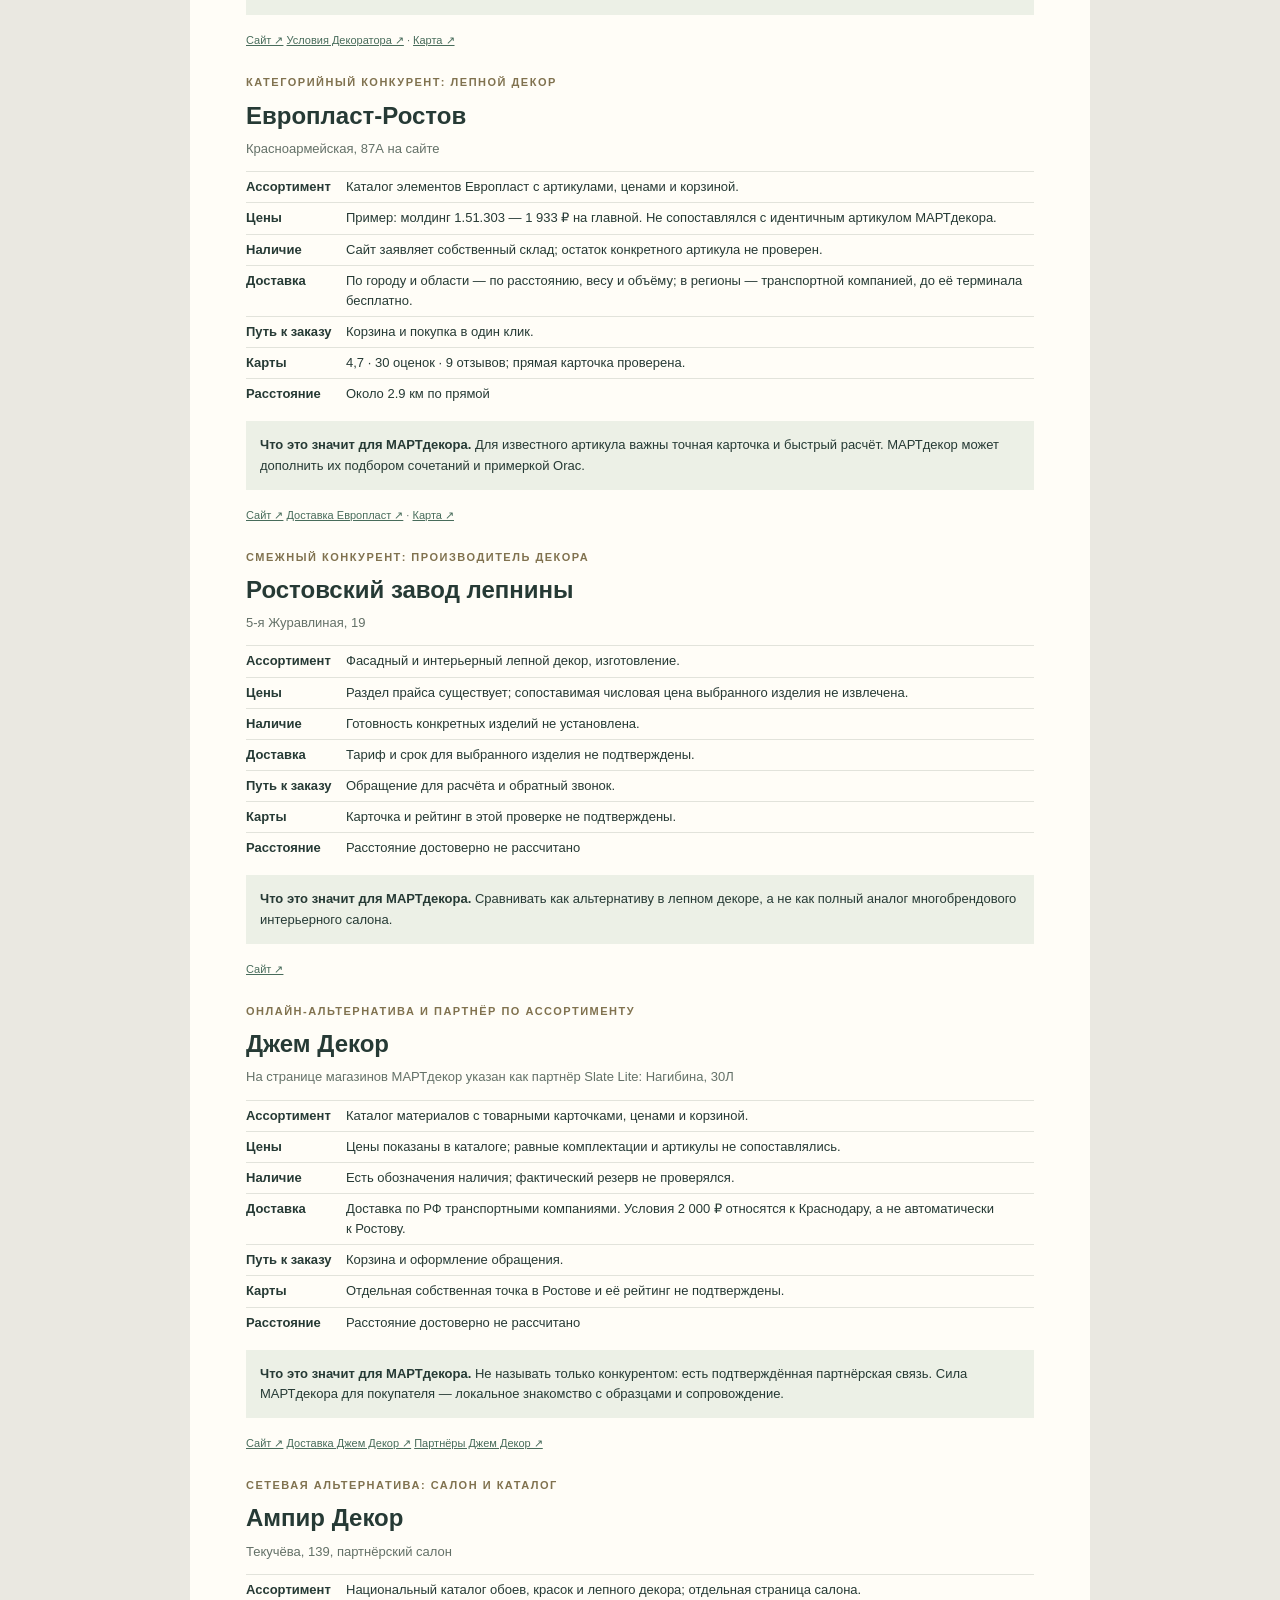
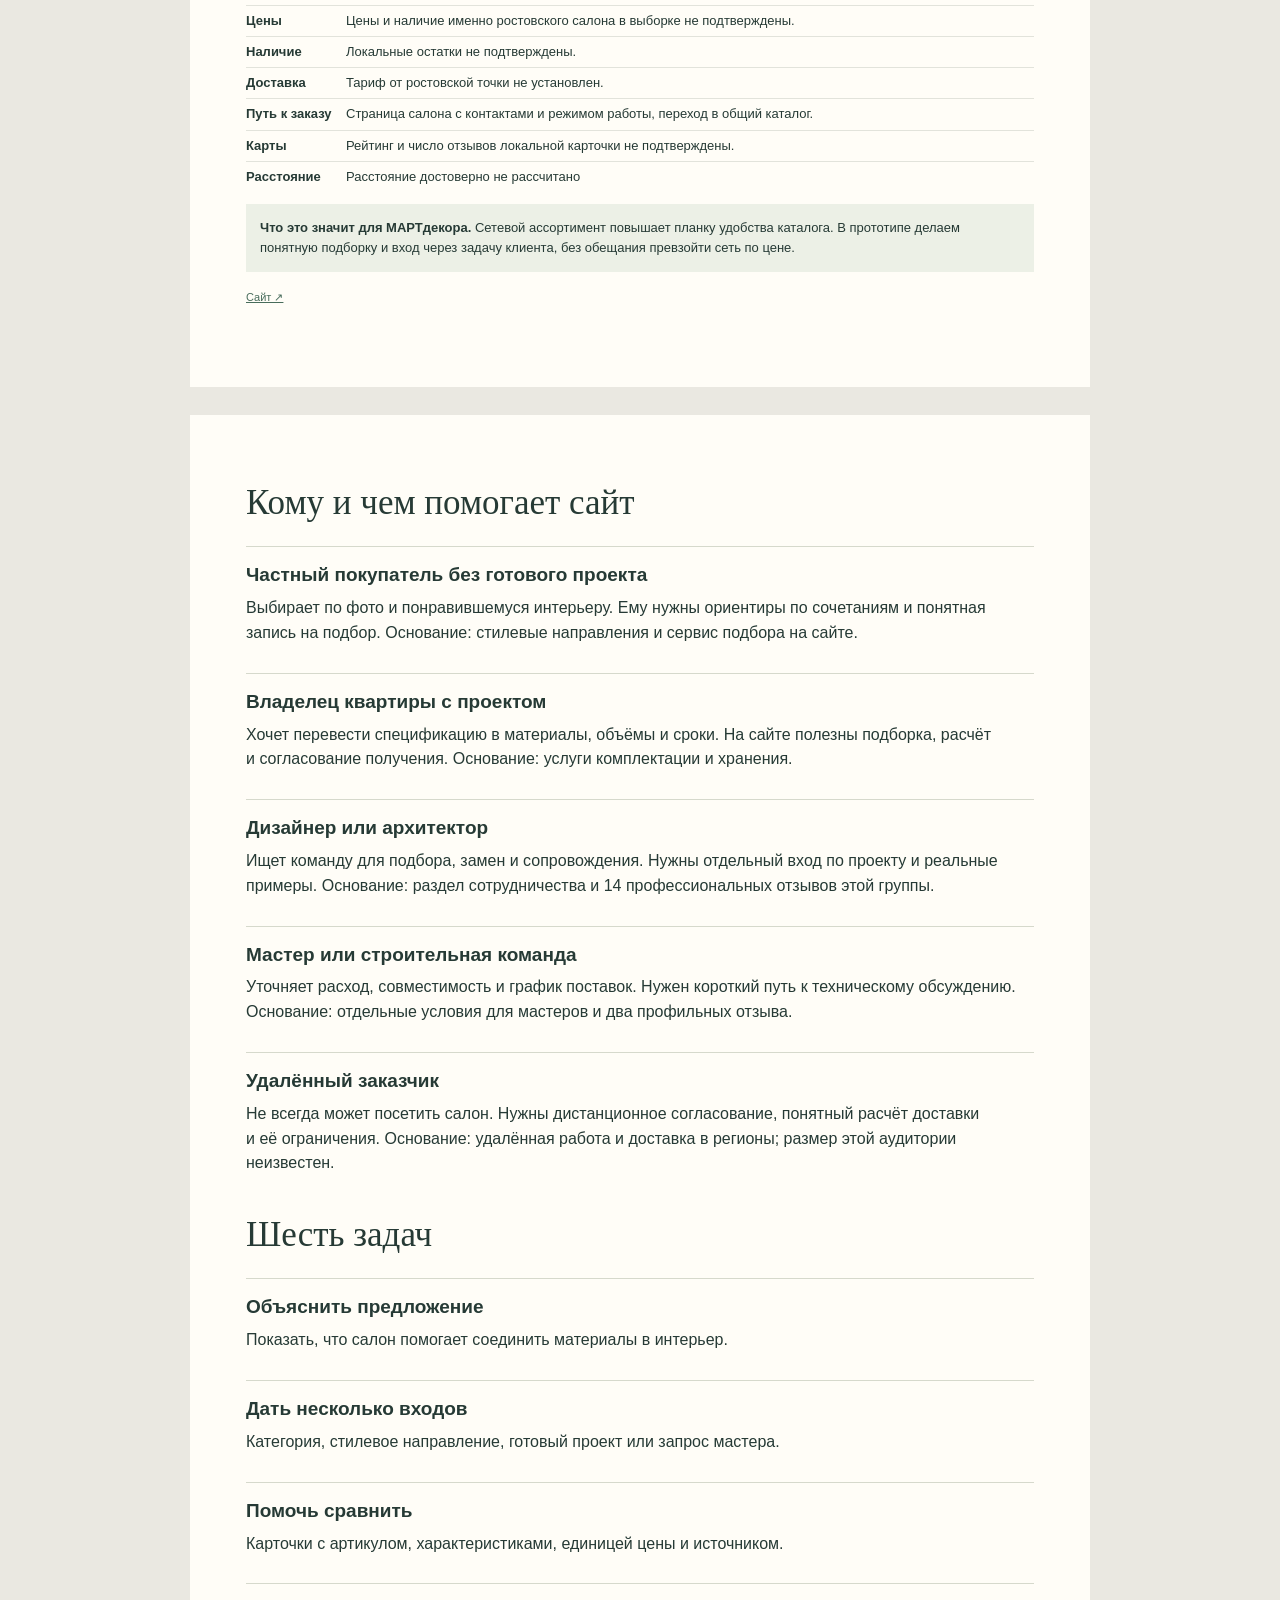
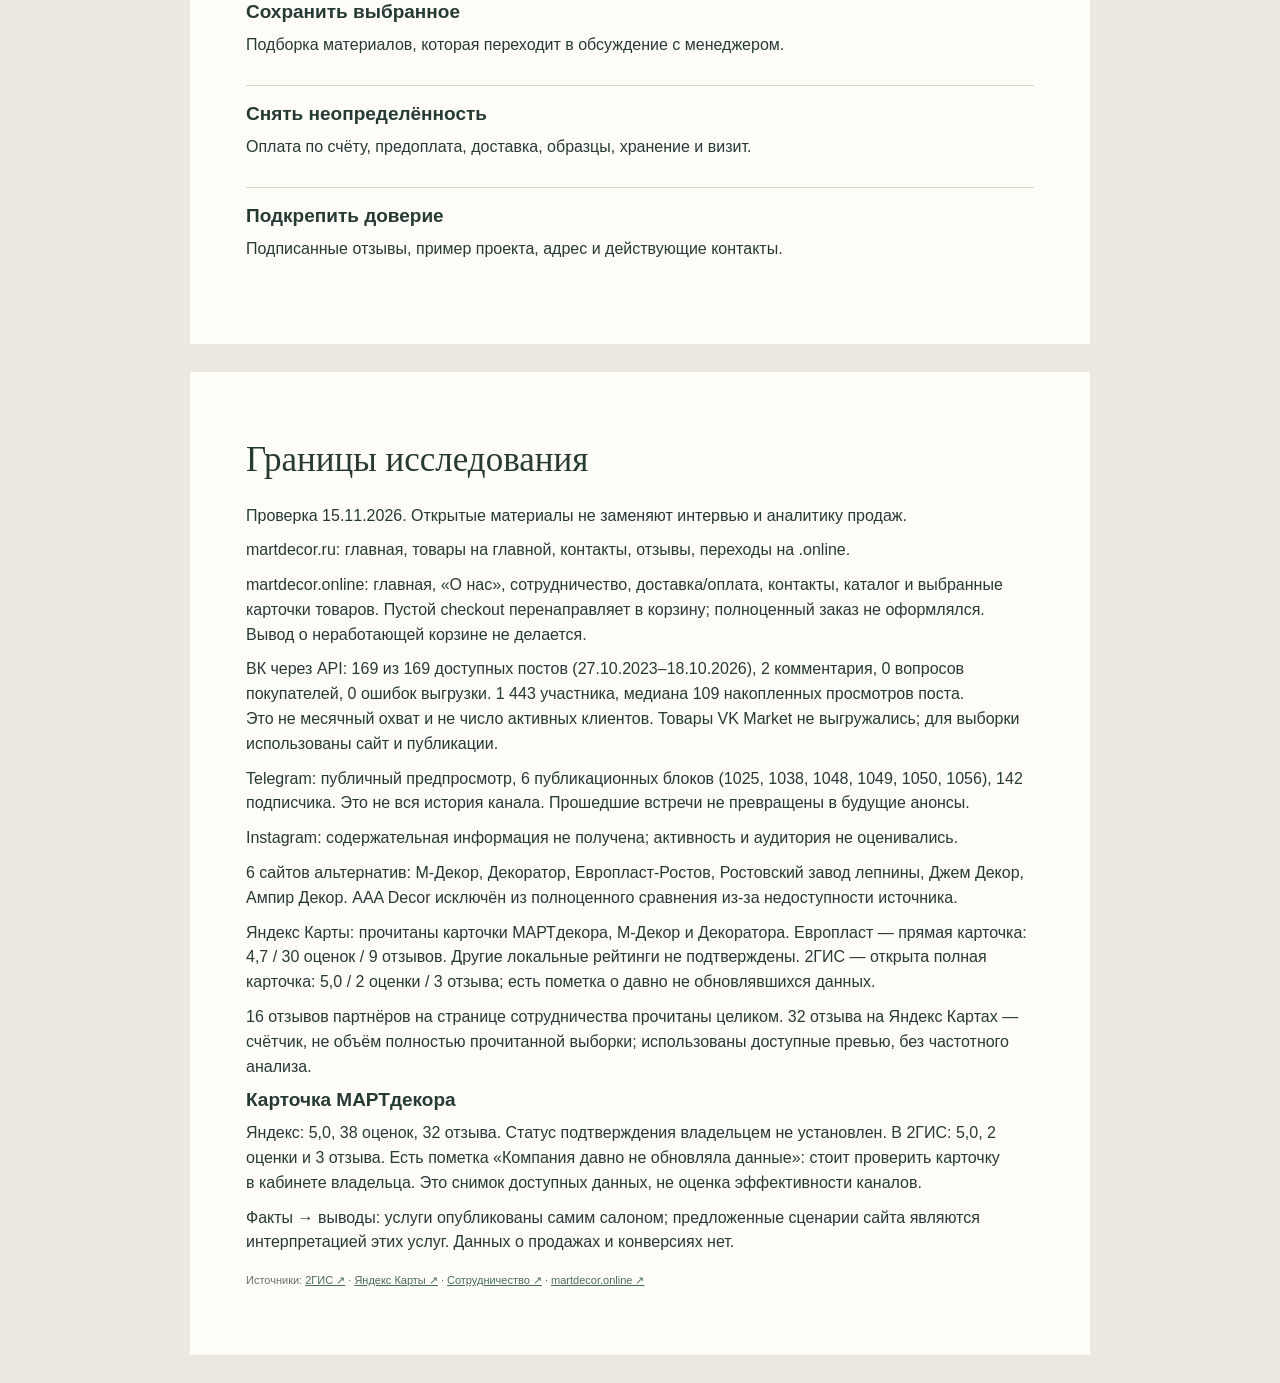
<file: martdecor/analysis/index.html>
<!doctype html><html lang="ru"><head><meta charset="utf-8"><meta name="viewport" content="width=device-width,initial-scale=1"><meta name="robots" content="noindex,nofollow"><title>Анализ МАРТдекор и конкурентов</title><style>*{box-sizing:border-box}body{margin:0;background:#eae8e1;color:#263a35;font:16px/1.55 Arial,sans-serif}a{color:#486c5b;overflow-wrap:anywhere}h1,h2,h3{line-height:1.15}h1{font:54px/1.05 Georgia,serif;letter-spacing:-1px}h2{font:35px/1.12 Georgia,serif;margin:12px 0 24px}h3{font-size:19px;margin:0 0 10px}p{margin:10px 0}.sheet{max-width:900px;margin:28px auto;padding:56px;background:#fffdf7;position:relative}.kicker{font-size:11px;font-weight:bold;letter-spacing:1.5px;text-transform:uppercase;color:#80724f}.lead{font-size:20px}.card{border-top:1px solid #d6d9cc;padding:17px 0}.grid{display:grid;grid-template-columns:1fr 1fr;gap:0 26px}.sources{font-size:11px;color:#647168;margin-top:17px}.take{padding:14px;background:#ecf0e6}.competitor{margin-bottom:25px}.competitor h3{font-size:24px}.address{font-size:13px;color:#647168}dl{font-size:13px;margin:12px 0}dl div{display:grid;grid-template-columns:100px 1fr;border-top:1px solid #e2e3db;padding:5px 0}dt{font-weight:bold}dd{margin:0}.competitor .take{font-size:13px}.button{display:inline-block;background:#294c3d;color:white;padding:16px 23px;text-decoration:none;margin:10px 0}.foot{margin-top:28px;border-top:1px solid #ccc;padding-top:12px;font-size:11px}.num{color:#8d7850;font-weight:bold}.note{font-size:13px;color:#56655c}.toc{max-width:900px;margin:20px auto;padding:0 20px}.toc a{margin-right:16px}@media(max-width:650px){.sheet{padding:26px;margin:12px}.grid{grid-template-columns:1fr}h1{font-size:38px}h2{font-size:29px}dl div{grid-template-columns:1fr;gap:3px}}@page{size:A4;margin:0}@media print{body{background:white;font-size:10.5pt;line-height:1.43}.sheet{width:210mm;height:297mm;margin:0;padding:17mm 18mm 14mm;break-after:page;overflow:visible}.sheet:last-child{break-after:auto}.toc{display:none}h1{font-size:43pt}h2{font-size:27pt}h3{font-size:14pt}.lead{font-size:14pt}.card{padding:11px 0}.sources{font-size:8pt}.competitor{margin-bottom:17px}.competitor h3{font-size:19pt}dl{font-size:9pt}dl div{padding:3px 0;grid-template-columns:24mm 1fr}.competitor .take{font-size:9pt}.foot{position:absolute;bottom:12mm;left:18mm;right:18mm}.note{font-size:9pt}.button{print-color-adjust:exact}.take{print-color-adjust:exact}}</style></head><body><nav class="toc"><a href="../index.html">Прототип</a><a href="../kp/index.html">Предложение</a></nav><section class="sheet"><p class="kicker">Исследование · 15.11.2026</p><h1>МАРТдекор:<br>точки развития сайта</h1><p class="lead">Факты об&nbsp;услугах, сценарии клиентов и&nbsp;шесть альтернатив.</p><article class="card"><h3>Продажа строится вокруг консультации</h3><p>На&nbsp;странице оплаты описан заказ после&nbsp;согласования состава, наличия и&nbsp;доставки с&nbsp;менеджером. Полная предоплата производится по&nbsp;счёту; онлайн-оплата на&nbsp;сайте не&nbsp;предусмотрена. Поэтому прототип ведёт к&nbsp;подборке и&nbsp;обсуждению, а&nbsp;не&nbsp;имитирует самостоятельную покупку.</p></article><article class="card"><h3>Сайты уже&nbsp;связаны; нужно сделать путь последовательным</h3><p>martdecor.ru знакомит с&nbsp;салоном и&nbsp;отправляет на&nbsp;разделы martdecor.online. На&nbsp;.online уже&nbsp;есть каталог, четыре стилевых направления и&nbsp;предложение подобрать материалы. Задача&nbsp;— связать их&nbsp;с&nbsp;конкретной заявкой и&nbsp;условиями заказа.</p></article><article class="card"><h3>Сервис&nbsp;— сильная основа предложения</h3><p>Подтверждены расчёт материалов, подбор замен, колеровка, образцы на&nbsp;объекте и&nbsp;временное хранение оплаченных заказов. Эти&nbsp;действия помогают объяснить ценность салона до&nbsp;разговора о&nbsp;скидках.</p></article><article class="card"><h3>Профессиональную аудиторию поддерживают реальные материалы</h3><p>На&nbsp;странице сотрудничества размещены 16 отзывов: 14 от&nbsp;дизайнеров/архитектора, один от&nbsp;мастера и&nbsp;один от&nbsp;представителя строительной компании. Это&nbsp;структура опубликованной выборки, а&nbsp;не&nbsp;доли выручки или&nbsp;клиентов.</p></article><article class="card"><h3>Карточки на&nbsp;картах тоже нуждаются в&nbsp;актуализации</h3><p>В&nbsp;карточке 2ГИС есть пометка о&nbsp;давно не&nbsp;обновлявшихся данных. Адрес и&nbsp;контакты представлены; стоит сверить их&nbsp;в&nbsp;кабинете владельца. Яндекс показывает 5,0, 38 оценок и&nbsp;32 отзыва&nbsp;— это&nbsp;уже&nbsp;заметная основа доверия, хотя доля заявок с&nbsp;карт неизвестна.</p></article><p class="sources">Источники: <a href="https://martdecor.ru/" target="_blank" rel="noopener">martdecor.ru ↗</a> · <a href="https://martdecor.online/" target="_blank" rel="noopener">martdecor.online ↗</a> · <a href="https://martdecor.online/dizayneram/" target="_blank" rel="noopener">Сотрудничество ↗</a> · <a href="https://martdecor.online/dostavka-i-oplata/" target="_blank" rel="noopener">Доставка и&nbsp;оплата ↗</a> · <a href="https://vk.ru/martdecoronline" target="_blank" rel="noopener">ВКонтакте ↗</a></p></section><section class="sheet"><h2>Что&nbsp;работает в&nbsp;пользу салона</h2><div class="grid"><article class="card"><h3>Ассортимент для&nbsp;сочетаний</h3><p>Обои, краски, панели и&nbsp;декор позволяют обсуждать решение для&nbsp;помещения.</p></article><article class="card"><h3>Понятные стилевые входы</h3><p>На&nbsp;.online уже&nbsp;выделены четыре интерьерных направления.</p></article><article class="card"><h3>Колеровка</h3><p>Салон сообщает о&nbsp;собственном оборудовании для&nbsp;подбора цвета.</p></article><article class="card"><h3>Расчёт материалов</h3><p>На&nbsp;странице сотрудничества описана работа со&nbsp;спецификациями и&nbsp;объёмами.</p></article><article class="card"><h3>Альтернативы</h3><p>Команда предлагает замену позиций под&nbsp;ограничения проекта.</p></article><article class="card"><h3>Образцы на&nbsp;объекте</h3><p>Сайт описывает работу с&nbsp;образцами; пост ВК отдельно подтверждает примерку Orac.</p></article><article class="card"><h3>Хранение оплаченного заказа</h3><p>Полезно для&nbsp;ремонта с&nbsp;поэтапной готовностью объекта.</p></article><article class="card"><h3>Удалённая работа</h3><p>Профессиональным партнёрам доступны дистанционный подбор и&nbsp;согласование.</p></article><article class="card"><h3>Отзывы партнёров</h3><p>Есть 16 подписанных отзывов на&nbsp;странице сотрудничества.</p></article><article class="card"><h3>Локальная точка доверия</h3><p>Есть салон в&nbsp;WEST, адрес, часы работы и&nbsp;карточка на&nbsp;Яндекс Картах.</p></article></div><p class="sources">Источники: <a href="https://martdecor.online/about-us/" target="_blank" rel="noopener">О&nbsp;салоне ↗</a> · <a href="https://martdecor.online/dizayneram/" target="_blank" rel="noopener">Сотрудничество ↗</a> · <a href="https://yandex.ru/maps/org/martdekor/192527386082/" target="_blank" rel="noopener">Яндекс Карты ↗</a></p></section><section class="sheet"><h2>Конкурентное окружение</h2><p>Не&nbsp;рейтинг «лучших» и&nbsp;не&nbsp;сравнение одинаковых корзин. В&nbsp;выборке есть прямые салоны, производитель, сеть и&nbsp;партнёр. Не&nbsp;найденные сведения отмечены отдельно.</p><article class="competitor"><p class="kicker">Прямой конкурент: подбор и&nbsp;комплектация</p><h3>М-Декор</h3><p class="address">Кировский проспект, 122, 2-й этаж</p><dl><div><dt>Ассортимент</dt><dd>Материалы и&nbsp;бренды, примеры проектов, подбор и&nbsp;колеровка.</dd></div><div><dt>Цены</dt><dd>В&nbsp;изученной странице нет&nbsp;товарного прайса. Стоимость запрашивается у&nbsp;салона.</dd></div><div><dt>Наличие</dt><dd>Публичные остатки в&nbsp;изученной странице не&nbsp;найдены.</dd></div><div><dt>Доставка</dt><dd>Заявлено сопровождение логистики; фиксированный тариф не&nbsp;найден.</dd></div><div><dt>Путь к&nbsp;заказу</dt><dd>Заявка с&nbsp;выбором задачи и&nbsp;обращение по&nbsp;телефону.</dd></div><div><dt>Карты</dt><dd>4,8 · 93 оценки · 38 отзывов</dd></div><div><dt>Расстояние</dt><dd>Около&nbsp;2.4 км по&nbsp;прямой</dd></div></dl><p class="take"><b>Что&nbsp;это&nbsp;значит для&nbsp;МАРТдекора.</b> Сопровождение проекта само по&nbsp;себе не&nbsp;уникально. МАРТдекору полезно показать конкретные действия: расчёт, замены, образцы, хранение.</p><p class="sources"><a href="https://m-decor-salon.ru/" target="_blank" rel="noopener">Сайт ↗</a> · <a href="https://yandex.ru/maps/org/m_dekor/36565239347/" target="_blank" rel="noopener">Карта ↗</a></p></article><article class="competitor"><p class="kicker">Прямой конкурент: отделочные материалы</p><h3>Декоратор</h3><p class="address">Таганрогская, 144/1 на&nbsp;сайте; 144А, корпус 1 на&nbsp;карте</p><dl><div><dt>Ассортимент</dt><dd>Краски, декоративные покрытия, панели, каменный шпон и&nbsp;лепной декор.</dd></div><div><dt>Цены</dt><dd>В&nbsp;выбранной обзорной категории сопоставимая цена не&nbsp;установлена; это&nbsp;не&nbsp;вывод обо&nbsp;всём каталоге.</dd></div><div><dt>Наличие</dt><dd>Условия требуют предварительно уточнять наличие.</dd></div><div><dt>Доставка</dt><dd>Платная перевозка; расчёт по&nbsp;весу и&nbsp;объёму. Длительное хранение оплаченного товара не&nbsp;предусмотрено.</dd></div><div><dt>Путь к&nbsp;заказу</dt><dd>Корзина, телефон и&nbsp;заявка по&nbsp;электронной почте; подтверждение менеджером.</dd></div><div><dt>Карты</dt><dd>4,0 · 11 оценок · 5 отзывов</dd></div><div><dt>Расстояние</dt><dd>Около&nbsp;7.0 км по&nbsp;прямой</dd></div></dl><p class="take"><b>Что&nbsp;это&nbsp;значит для&nbsp;МАРТдекора.</b> Хранение оплаченного заказа у&nbsp;МАРТдекора можно показать как&nbsp;полезный сценарий ремонта. Условия и&nbsp;срок нужно раскрыть, не&nbsp;обещая бессрочное хранение.</p><p class="sources"><a href="https://decorator-don.ru/shop/" target="_blank" rel="noopener">Сайт ↗</a> <a href="https://decorator-don.ru/dostavka-i-oplata/" target="_blank" rel="noopener">Условия Декоратора ↗</a> · <a href="https://yandex.ru/maps/org/dekorator/108371694256/" target="_blank" rel="noopener">Карта ↗</a></p></article><article class="competitor"><p class="kicker">Категорийный конкурент: лепной декор</p><h3>Европласт-Ростов</h3><p class="address">Красноармейская, 87А на&nbsp;сайте</p><dl><div><dt>Ассортимент</dt><dd>Каталог элементов Европласт с&nbsp;артикулами, ценами и&nbsp;корзиной.</dd></div><div><dt>Цены</dt><dd>Пример: молдинг 1.51.303&nbsp;— 1&nbsp;933&nbsp;₽ на&nbsp;главной. Не&nbsp;сопоставлялся с&nbsp;идентичным артикулом МАРТдекора.</dd></div><div><dt>Наличие</dt><dd>Сайт заявляет собственный склад; остаток конкретного артикула не&nbsp;проверен.</dd></div><div><dt>Доставка</dt><dd>По&nbsp;городу и&nbsp;области&nbsp;— по&nbsp;расстоянию, весу и&nbsp;объёму; в&nbsp;регионы&nbsp;— транспортной компанией, до&nbsp;её&nbsp;терминала бесплатно.</dd></div><div><dt>Путь к&nbsp;заказу</dt><dd>Корзина и&nbsp;покупка в&nbsp;один клик.</dd></div><div><dt>Карты</dt><dd>4,7 · 30 оценок · 9 отзывов; прямая карточка проверена.</dd></div><div><dt>Расстояние</dt><dd>Около&nbsp;2.9 км по&nbsp;прямой</dd></div></dl><p class="take"><b>Что&nbsp;это&nbsp;значит для&nbsp;МАРТдекора.</b> Для&nbsp;известного артикула важны точная карточка и&nbsp;быстрый расчёт. МАРТдекор может дополнить их&nbsp;подбором сочетаний и&nbsp;примеркой Orac.</p><p class="sources"><a href="https://evroplast-rostov.ru/" target="_blank" rel="noopener">Сайт ↗</a> <a href="https://evroplast-rostov.ru/delivery" target="_blank" rel="noopener">Доставка Европласт ↗</a> · <a href="https://yandex.ru/maps/org/yevroplast_rostov/171494345270/" target="_blank" rel="noopener">Карта ↗</a></p></article><article class="competitor"><p class="kicker">Смежный конкурент: производитель декора</p><h3>Ростовский завод лепнины</h3><p class="address">5-я Журавлиная, 19</p><dl><div><dt>Ассортимент</dt><dd>Фасадный и&nbsp;интерьерный лепной декор, изготовление.</dd></div><div><dt>Цены</dt><dd>Раздел прайса существует; сопоставимая числовая цена выбранного изделия не&nbsp;извлечена.</dd></div><div><dt>Наличие</dt><dd>Готовность конкретных изделий не&nbsp;установлена.</dd></div><div><dt>Доставка</dt><dd>Тариф и&nbsp;срок для&nbsp;выбранного изделия не&nbsp;подтверждены.</dd></div><div><dt>Путь к&nbsp;заказу</dt><dd>Обращение для&nbsp;расчёта и&nbsp;обратный звонок.</dd></div><div><dt>Карты</dt><dd>Карточка и&nbsp;рейтинг в&nbsp;этой&nbsp;проверке не&nbsp;подтверждены.</dd></div><div><dt>Расстояние</dt><dd>Расстояние достоверно не&nbsp;рассчитано</dd></div></dl><p class="take"><b>Что&nbsp;это&nbsp;значит для&nbsp;МАРТдекора.</b> Сравнивать как&nbsp;альтернативу в&nbsp;лепном декоре, а&nbsp;не&nbsp;как&nbsp;полный аналог многобрендового интерьерного салона.</p><p class="sources"><a href="https://lepninarostov.ru/" target="_blank" rel="noopener">Сайт ↗</a></p></article><article class="competitor"><p class="kicker">Онлайн-альтернатива и&nbsp;партнёр по&nbsp;ассортименту</p><h3>Джем Декор</h3><p class="address">На&nbsp;странице магазинов МАРТдекор указан как&nbsp;партнёр Slate Lite: Нагибина, 30Л</p><dl><div><dt>Ассортимент</dt><dd>Каталог материалов с&nbsp;товарными карточками, ценами и&nbsp;корзиной.</dd></div><div><dt>Цены</dt><dd>Цены показаны в&nbsp;каталоге; равные комплектации и&nbsp;артикулы не&nbsp;сопоставлялись.</dd></div><div><dt>Наличие</dt><dd>Есть обозначения наличия; фактический резерв не&nbsp;проверялся.</dd></div><div><dt>Доставка</dt><dd>Доставка по&nbsp;РФ транспортными компаниями. Условия 2&nbsp;000&nbsp;₽ относятся к&nbsp;Краснодару, а&nbsp;не&nbsp;автоматически к&nbsp;Ростову.</dd></div><div><dt>Путь к&nbsp;заказу</dt><dd>Корзина и&nbsp;оформление обращения.</dd></div><div><dt>Карты</dt><dd>Отдельная собственная точка в&nbsp;Ростове и&nbsp;её&nbsp;рейтинг не&nbsp;подтверждены.</dd></div><div><dt>Расстояние</dt><dd>Расстояние достоверно не&nbsp;рассчитано</dd></div></dl><p class="take"><b>Что&nbsp;это&nbsp;значит для&nbsp;МАРТдекора.</b> Не&nbsp;называть только конкурентом: есть подтверждённая партнёрская связь. Сила МАРТдекора для&nbsp;покупателя&nbsp;— локальное знакомство с&nbsp;образцами и&nbsp;сопровождение.</p><p class="sources"><a href="https://rostov.djemdecor.ru/" target="_blank" rel="noopener">Сайт ↗</a> <a href="https://rostov.djemdecor.ru/help/delivery/" target="_blank" rel="noopener">Доставка Джем Декор ↗</a> <a href="https://rostov.djemdecor.ru/contacts/stores/" target="_blank" rel="noopener">Партнёры Джем Декор ↗</a></p></article><article class="competitor"><p class="kicker">Сетевая альтернатива: салон и&nbsp;каталог</p><h3>Ампир Декор</h3><p class="address">Текучёва, 139, партнёрский салон</p><dl><div><dt>Ассортимент</dt><dd>Национальный каталог обоев, красок и&nbsp;лепного декора; отдельная страница салона.</dd></div><div><dt>Цены</dt><dd>Цены и&nbsp;наличие именно ростовского салона в&nbsp;выборке не&nbsp;подтверждены.</dd></div><div><dt>Наличие</dt><dd>Локальные остатки не&nbsp;подтверждены.</dd></div><div><dt>Доставка</dt><dd>Тариф от&nbsp;ростовской точки не&nbsp;установлен.</dd></div><div><dt>Путь к&nbsp;заказу</dt><dd>Страница салона с&nbsp;контактами и&nbsp;режимом работы, переход в&nbsp;общий каталог.</dd></div><div><dt>Карты</dt><dd>Рейтинг и&nbsp;число отзывов локальной карточки не&nbsp;подтверждены.</dd></div><div><dt>Расстояние</dt><dd>Расстояние достоверно не&nbsp;рассчитано</dd></div></dl><p class="take"><b>Что&nbsp;это&nbsp;значит для&nbsp;МАРТдекора.</b> Сетевой ассортимент повышает планку удобства каталога. В&nbsp;прототипе делаем понятную подборку и&nbsp;вход через&nbsp;задачу клиента, без&nbsp;обещания превзойти сеть по&nbsp;цене.</p><p class="sources"><a href="https://www.ampir.ru/shops/rostov-na-dony/salon-ampir-dekor/" target="_blank" rel="noopener">Сайт ↗</a></p></article></section><section class="sheet"><h2>Кому и&nbsp;чем&nbsp;помогает сайт</h2><article class="card"><h3>Частный покупатель без&nbsp;готового проекта</h3><p>Выбирает по&nbsp;фото и&nbsp;понравившемуся интерьеру. Ему нужны ориентиры по&nbsp;сочетаниям и&nbsp;понятная запись на&nbsp;подбор. Основание: стилевые направления и&nbsp;сервис подбора на&nbsp;сайте.</p></article><article class="card"><h3>Владелец квартиры с&nbsp;проектом</h3><p>Хочет перевести спецификацию в&nbsp;материалы, объёмы и&nbsp;сроки. На&nbsp;сайте полезны подборка, расчёт и&nbsp;согласование получения. Основание: услуги комплектации и&nbsp;хранения.</p></article><article class="card"><h3>Дизайнер или&nbsp;архитектор</h3><p>Ищет команду для&nbsp;подбора, замен и&nbsp;сопровождения. Нужны отдельный вход по&nbsp;проекту и&nbsp;реальные примеры. Основание: раздел сотрудничества и&nbsp;14 профессиональных отзывов этой&nbsp;группы.</p></article><article class="card"><h3>Мастер или&nbsp;строительная команда</h3><p>Уточняет расход, совместимость и&nbsp;график поставок. Нужен короткий путь к&nbsp;техническому обсуждению. Основание: отдельные условия для&nbsp;мастеров и&nbsp;два профильных отзыва.</p></article><article class="card"><h3>Удалённый заказчик</h3><p>Не&nbsp;всегда может посетить салон. Нужны дистанционное согласование, понятный расчёт доставки и&nbsp;её&nbsp;ограничения. Основание: удалённая работа и&nbsp;доставка в&nbsp;регионы; размер этой&nbsp;аудитории неизвестен.</p></article><h2>Шесть задач</h2><article class="card"><h3>Объяснить предложение</h3><p>Показать, что&nbsp;салон помогает соединить материалы в&nbsp;интерьер.</p></article><article class="card"><h3>Дать несколько входов</h3><p>Категория, стилевое направление, готовый проект или&nbsp;запрос мастера.</p></article><article class="card"><h3>Помочь сравнить</h3><p>Карточки с&nbsp;артикулом, характеристиками, единицей цены и&nbsp;источником.</p></article><article class="card"><h3>Сохранить выбранное</h3><p>Подборка материалов, которая переходит в&nbsp;обсуждение с&nbsp;менеджером.</p></article><article class="card"><h3>Снять неопределённость</h3><p>Оплата по&nbsp;счёту, предоплата, доставка, образцы, хранение и&nbsp;визит.</p></article><article class="card"><h3>Подкрепить доверие</h3><p>Подписанные отзывы, пример проекта, адрес и&nbsp;действующие контакты.</p></article></section><section class="sheet"><h2>Границы исследования</h2><p>Проверка 15.11.2026. Открытые материалы не&nbsp;заменяют интервью и&nbsp;аналитику продаж.</p><p>martdecor.ru: главная, товары на&nbsp;главной, контакты, отзывы, переходы на&nbsp;.online.</p><p>martdecor.online: главная, «О&nbsp;нас», сотрудничество, доставка/оплата, контакты, каталог и&nbsp;выбранные карточки товаров. Пустой checkout перенаправляет в&nbsp;корзину; полноценный заказ не&nbsp;оформлялся. Вывод о&nbsp;неработающей корзине не&nbsp;делается.</p><p>ВК через&nbsp;API: 169 из&nbsp;169 доступных постов (27.10.2023–18.10.2026), 2 комментария, 0 вопросов покупателей, 0 ошибок выгрузки. 1&nbsp;443 участника, медиана 109 накопленных просмотров поста. Это&nbsp;не&nbsp;месячный охват и&nbsp;не&nbsp;число активных клиентов. Товары VK Market не&nbsp;выгружались; для&nbsp;выборки использованы сайт и&nbsp;публикации.</p><p>Telegram: публичный предпросмотр, 6 публикационных блоков (1025, 1038, 1048, 1049, 1050, 1056), 142 подписчика. Это&nbsp;не&nbsp;вся&nbsp;история канала. Прошедшие встречи не&nbsp;превращены в&nbsp;будущие анонсы.</p><p>Instagram: содержательная информация не&nbsp;получена; активность и&nbsp;аудитория не&nbsp;оценивались.</p><p>6 сайтов альтернатив: М-Декор, Декоратор, Европласт-Ростов, Ростовский завод лепнины, Джем Декор, Ампир Декор. AAA Decor исключён из&nbsp;полноценного сравнения из-за&nbsp;недоступности источника.</p><p>Яндекс Карты: прочитаны карточки МАРТдекора, М-Декор и&nbsp;Декоратора. Европласт&nbsp;— прямая карточка: 4,7 / 30 оценок / 9 отзывов. Другие локальные рейтинги не&nbsp;подтверждены. 2ГИС&nbsp;— открыта полная карточка: 5,0 / 2 оценки / 3 отзыва; есть пометка о&nbsp;давно не&nbsp;обновлявшихся данных.</p><p>16 отзывов партнёров на&nbsp;странице сотрудничества прочитаны целиком. 32 отзыва на&nbsp;Яндекс Картах&nbsp;— счётчик, не&nbsp;объём полностью прочитанной выборки; использованы доступные превью, без&nbsp;частотного анализа.</p><h3>Карточка МАРТдекора</h3><p>Яндекс: 5,0, 38 оценок, 32 отзыва. Статус подтверждения владельцем не&nbsp;установлен. В&nbsp;2ГИС: 5,0, 2 оценки и&nbsp;3 отзыва. Есть пометка «Компания давно не&nbsp;обновляла данные»: стоит проверить карточку в&nbsp;кабинете владельца. Это&nbsp;снимок доступных данных, не&nbsp;оценка эффективности каналов.</p><p>Факты → выводы: услуги опубликованы самим салоном; предложенные сценарии сайта являются интерпретацией этих услуг. Данных о&nbsp;продажах и&nbsp;конверсиях нет.</p><p class="sources">Источники: <a href="https://2gis.ru/rostov-on-don/firm/70000001040962910" target="_blank" rel="noopener">2ГИС ↗</a> · <a href="https://yandex.ru/maps/org/martdekor/192527386082/" target="_blank" rel="noopener">Яндекс Карты ↗</a> · <a href="https://martdecor.online/dizayneram/" target="_blank" rel="noopener">Сотрудничество ↗</a> · <a href="https://martdecor.online/" target="_blank" rel="noopener">martdecor.online ↗</a></p></section></body></html>
</file>
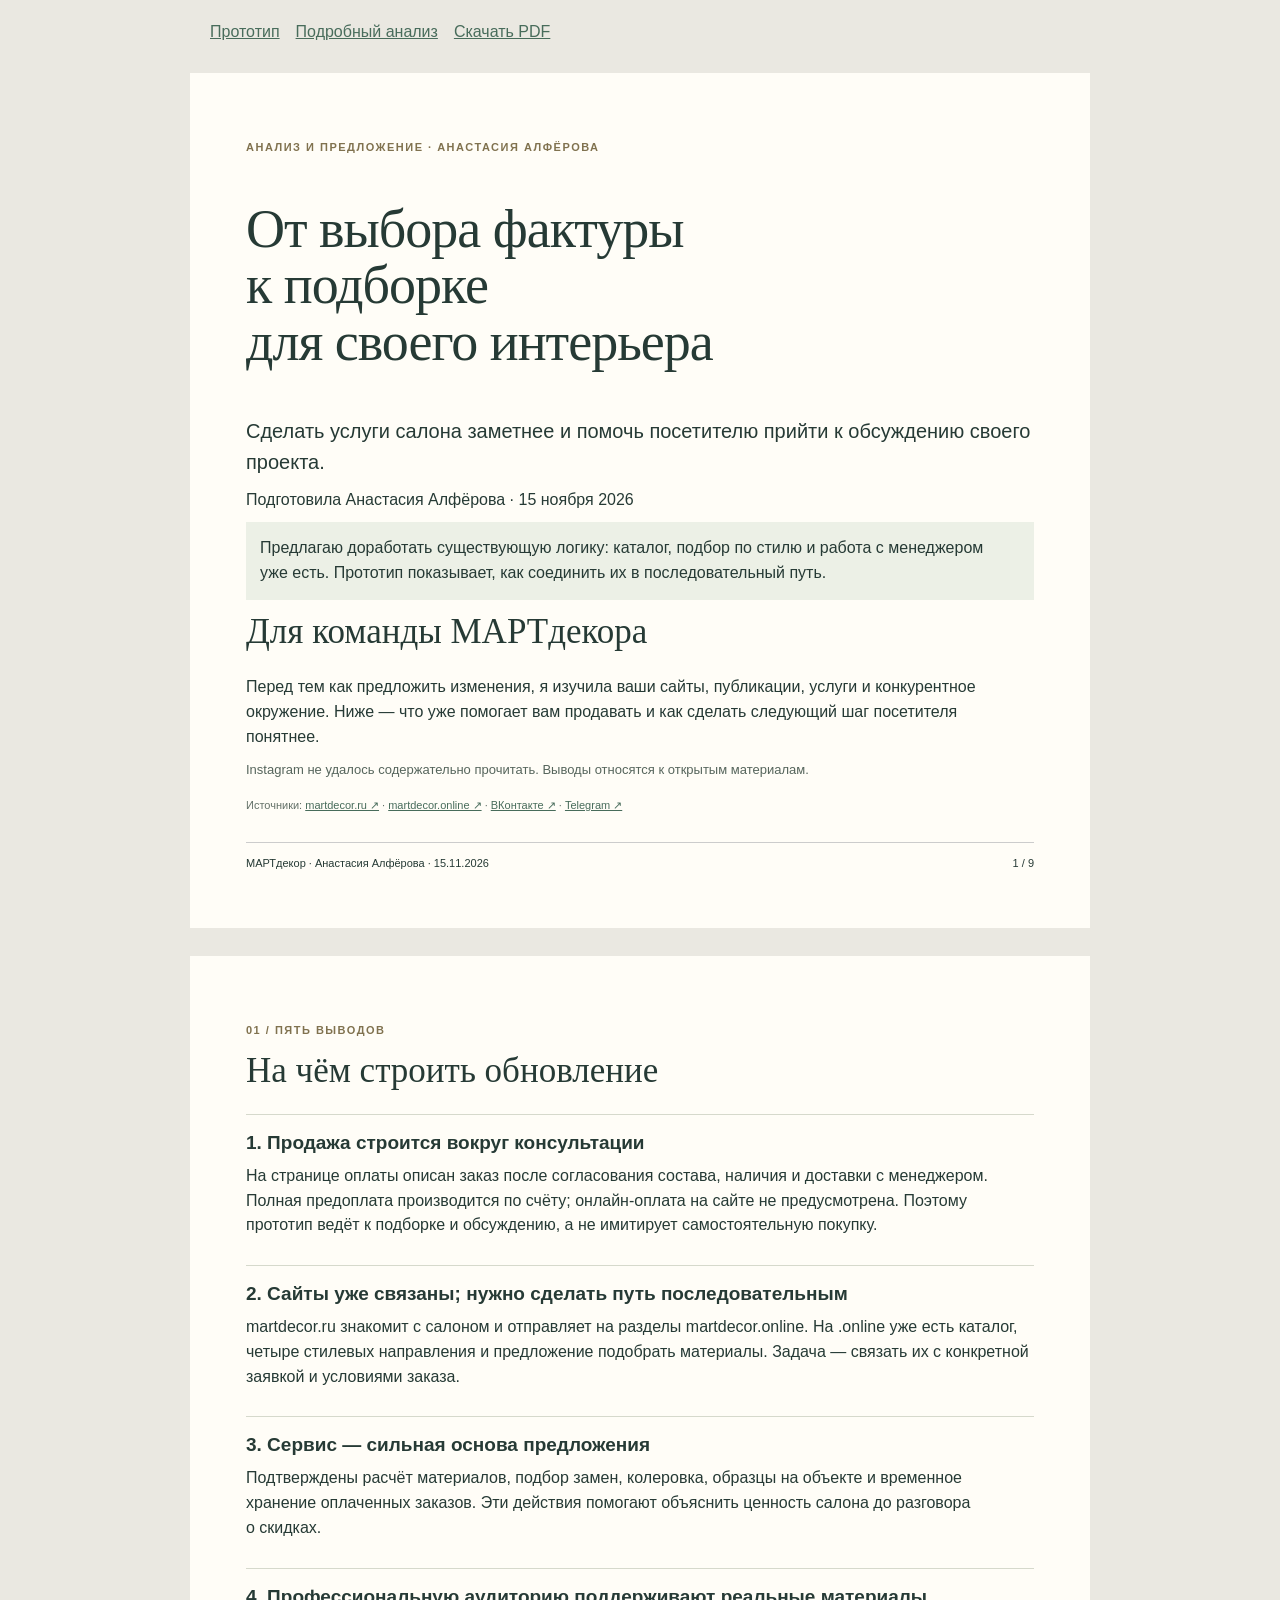
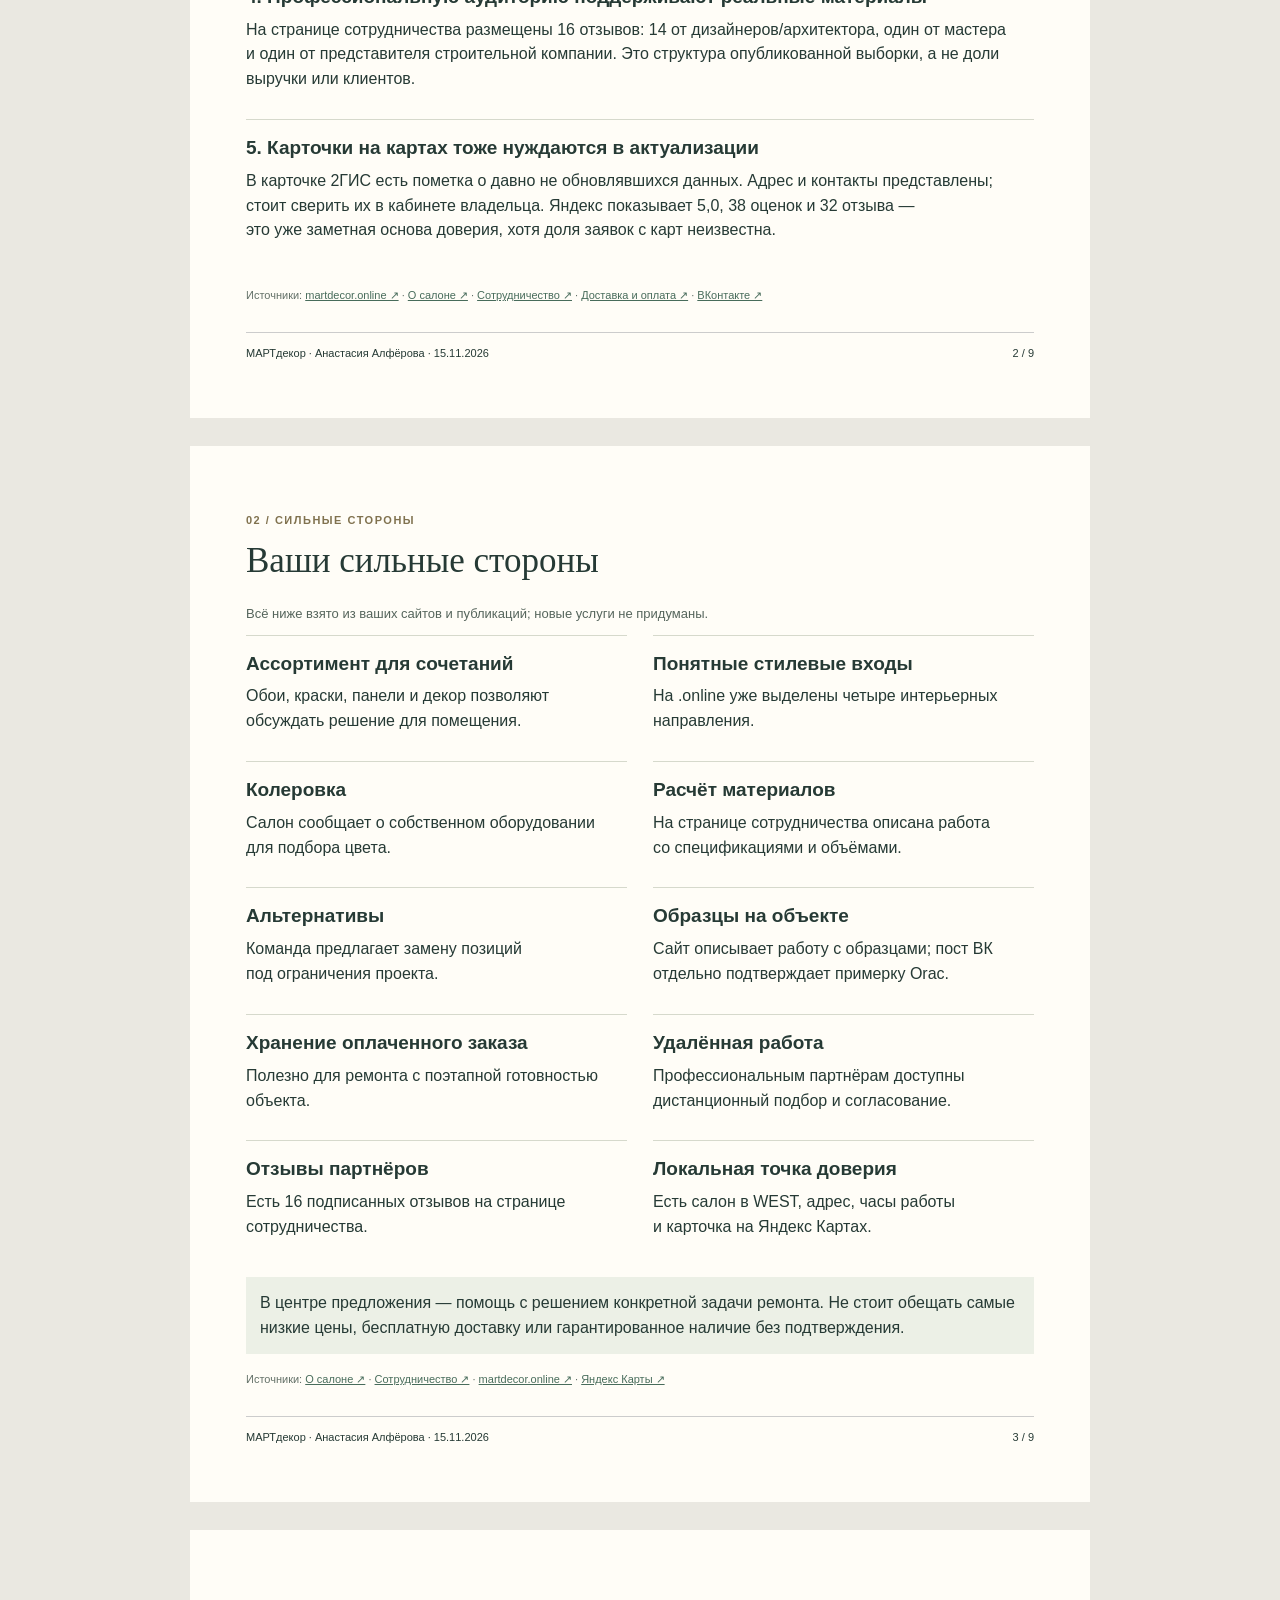
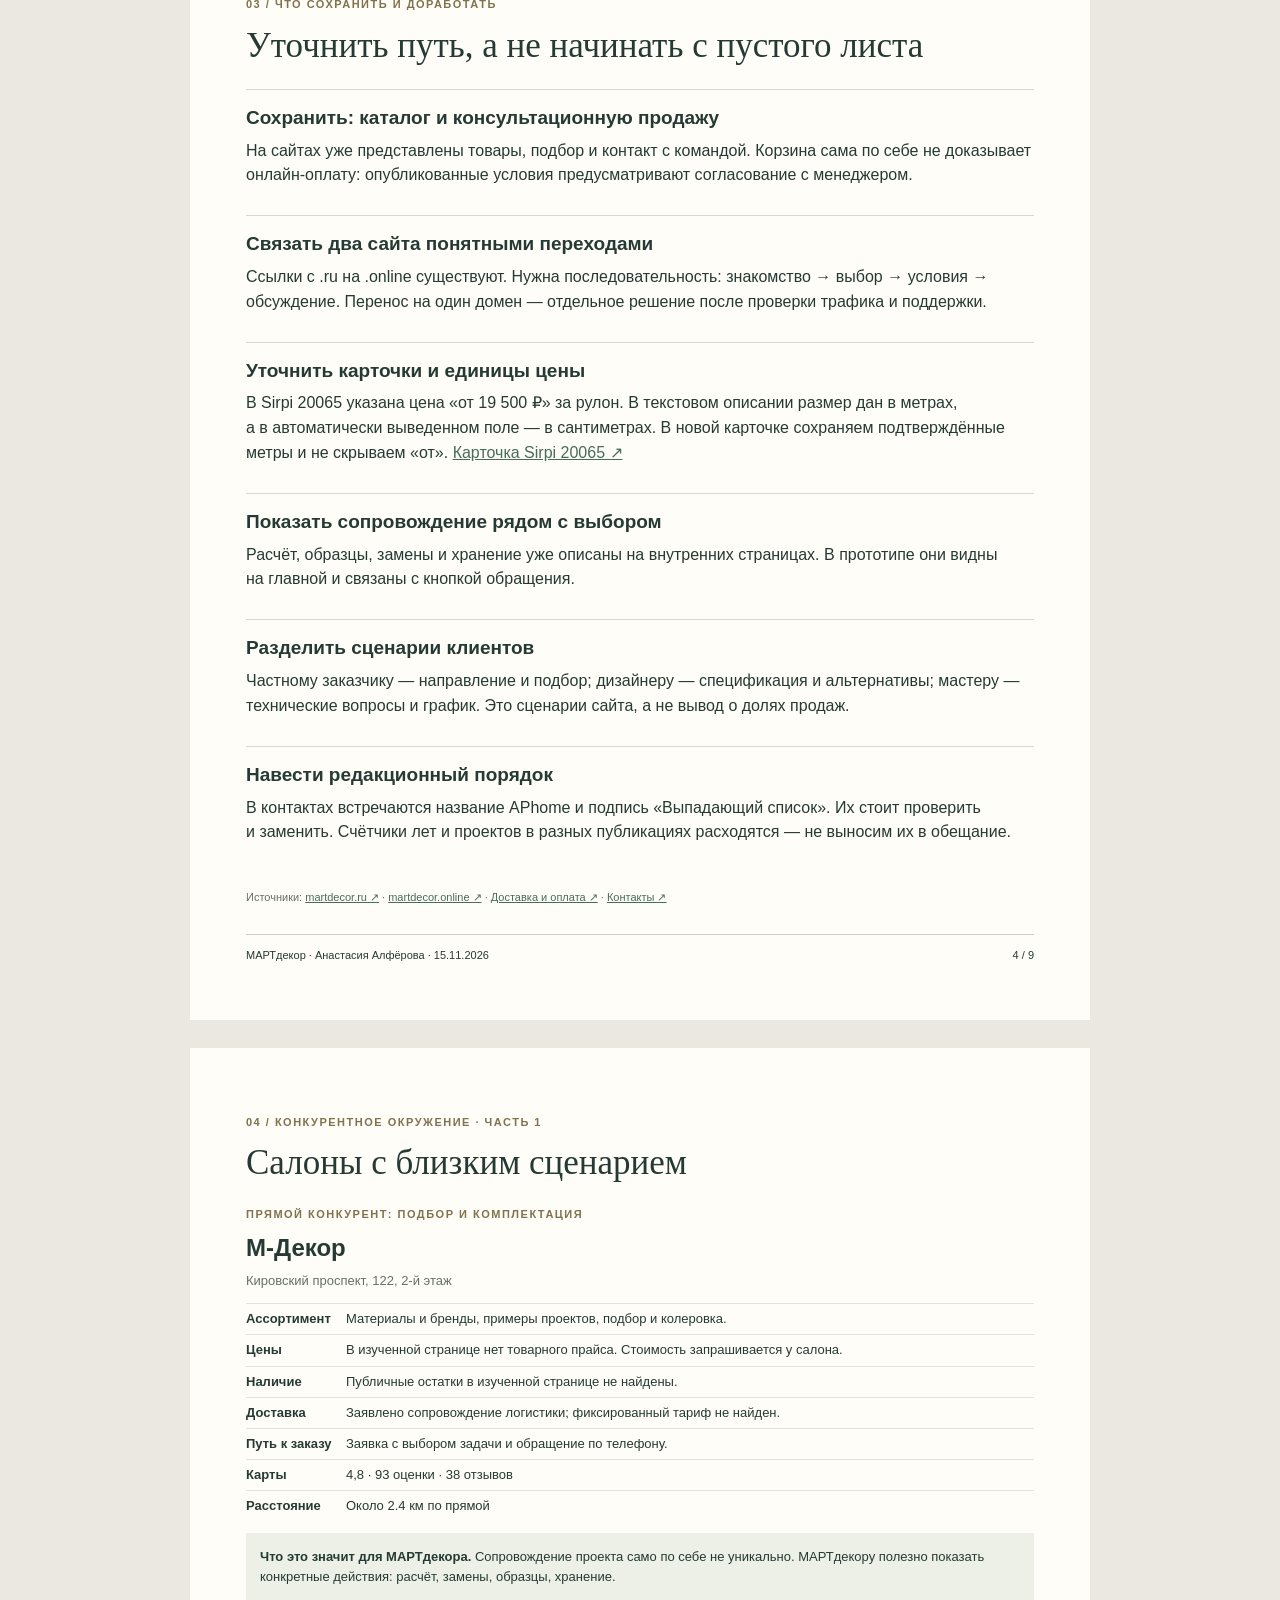
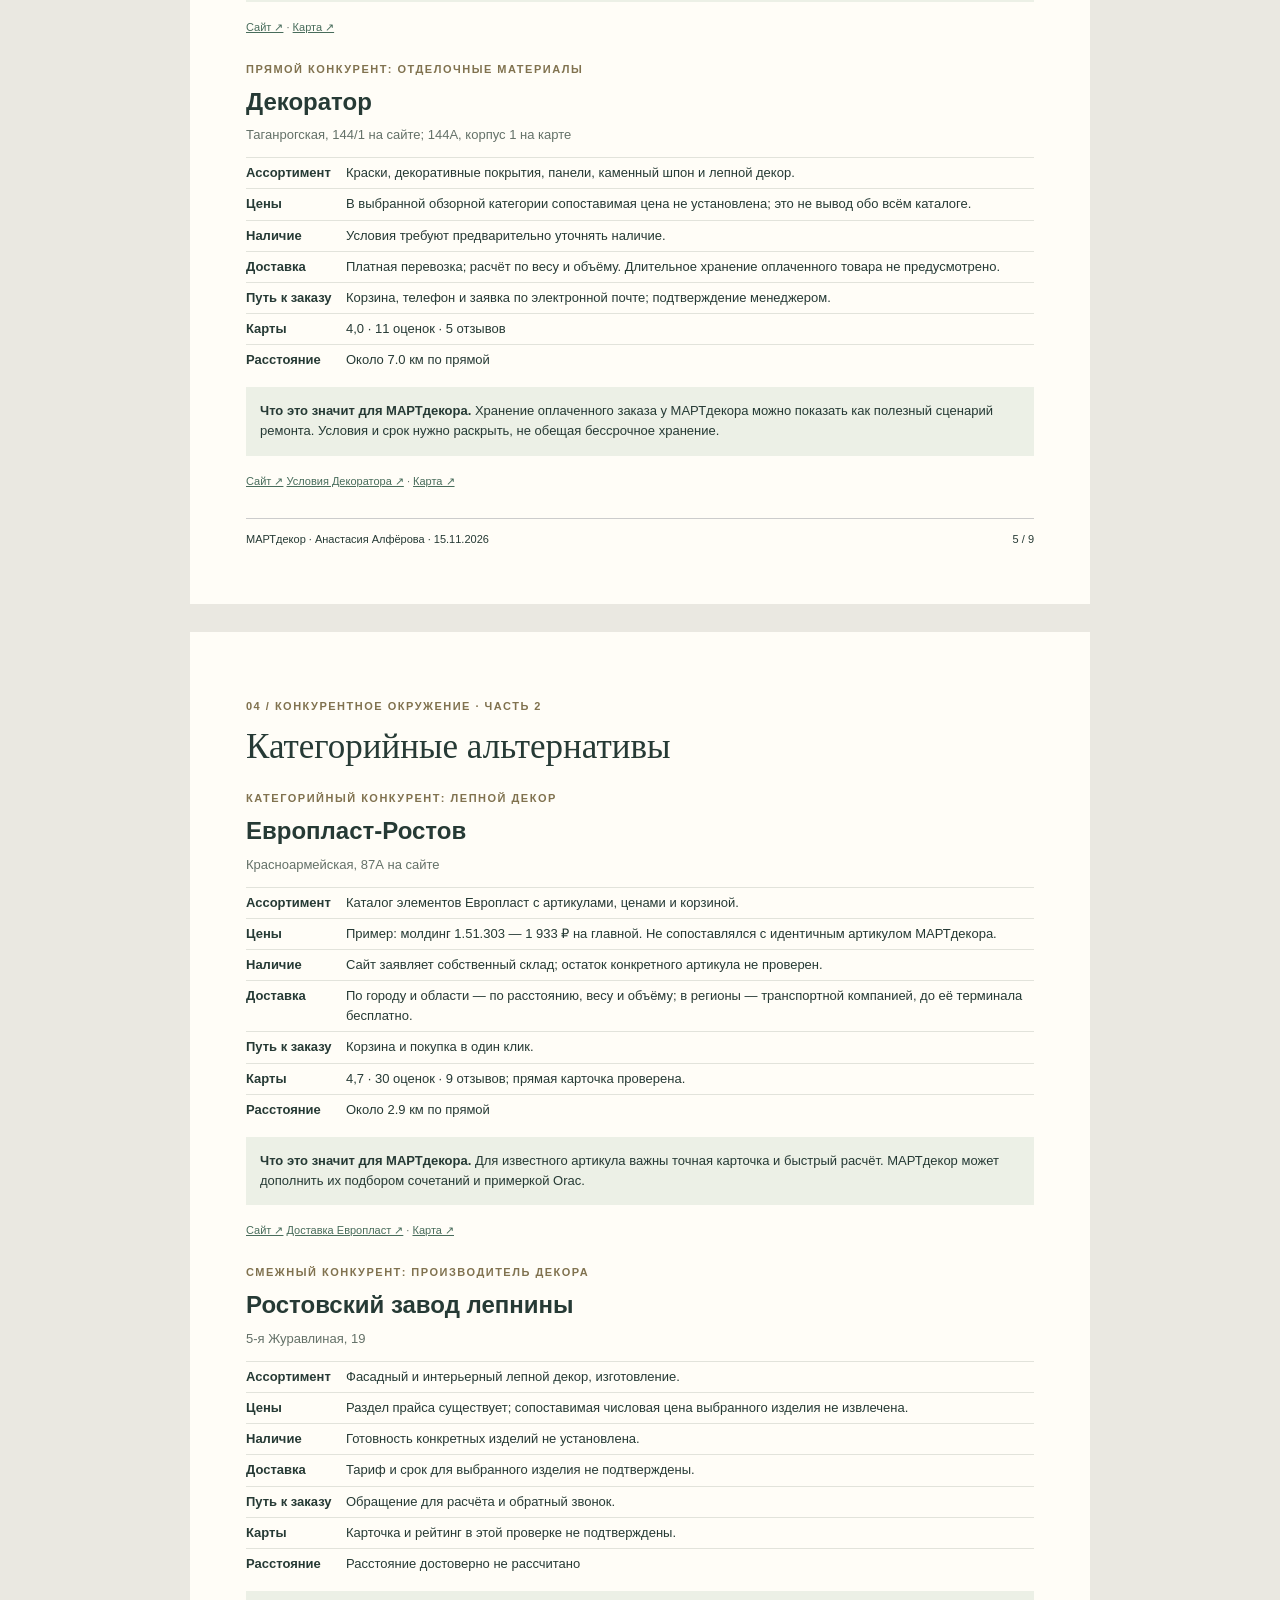
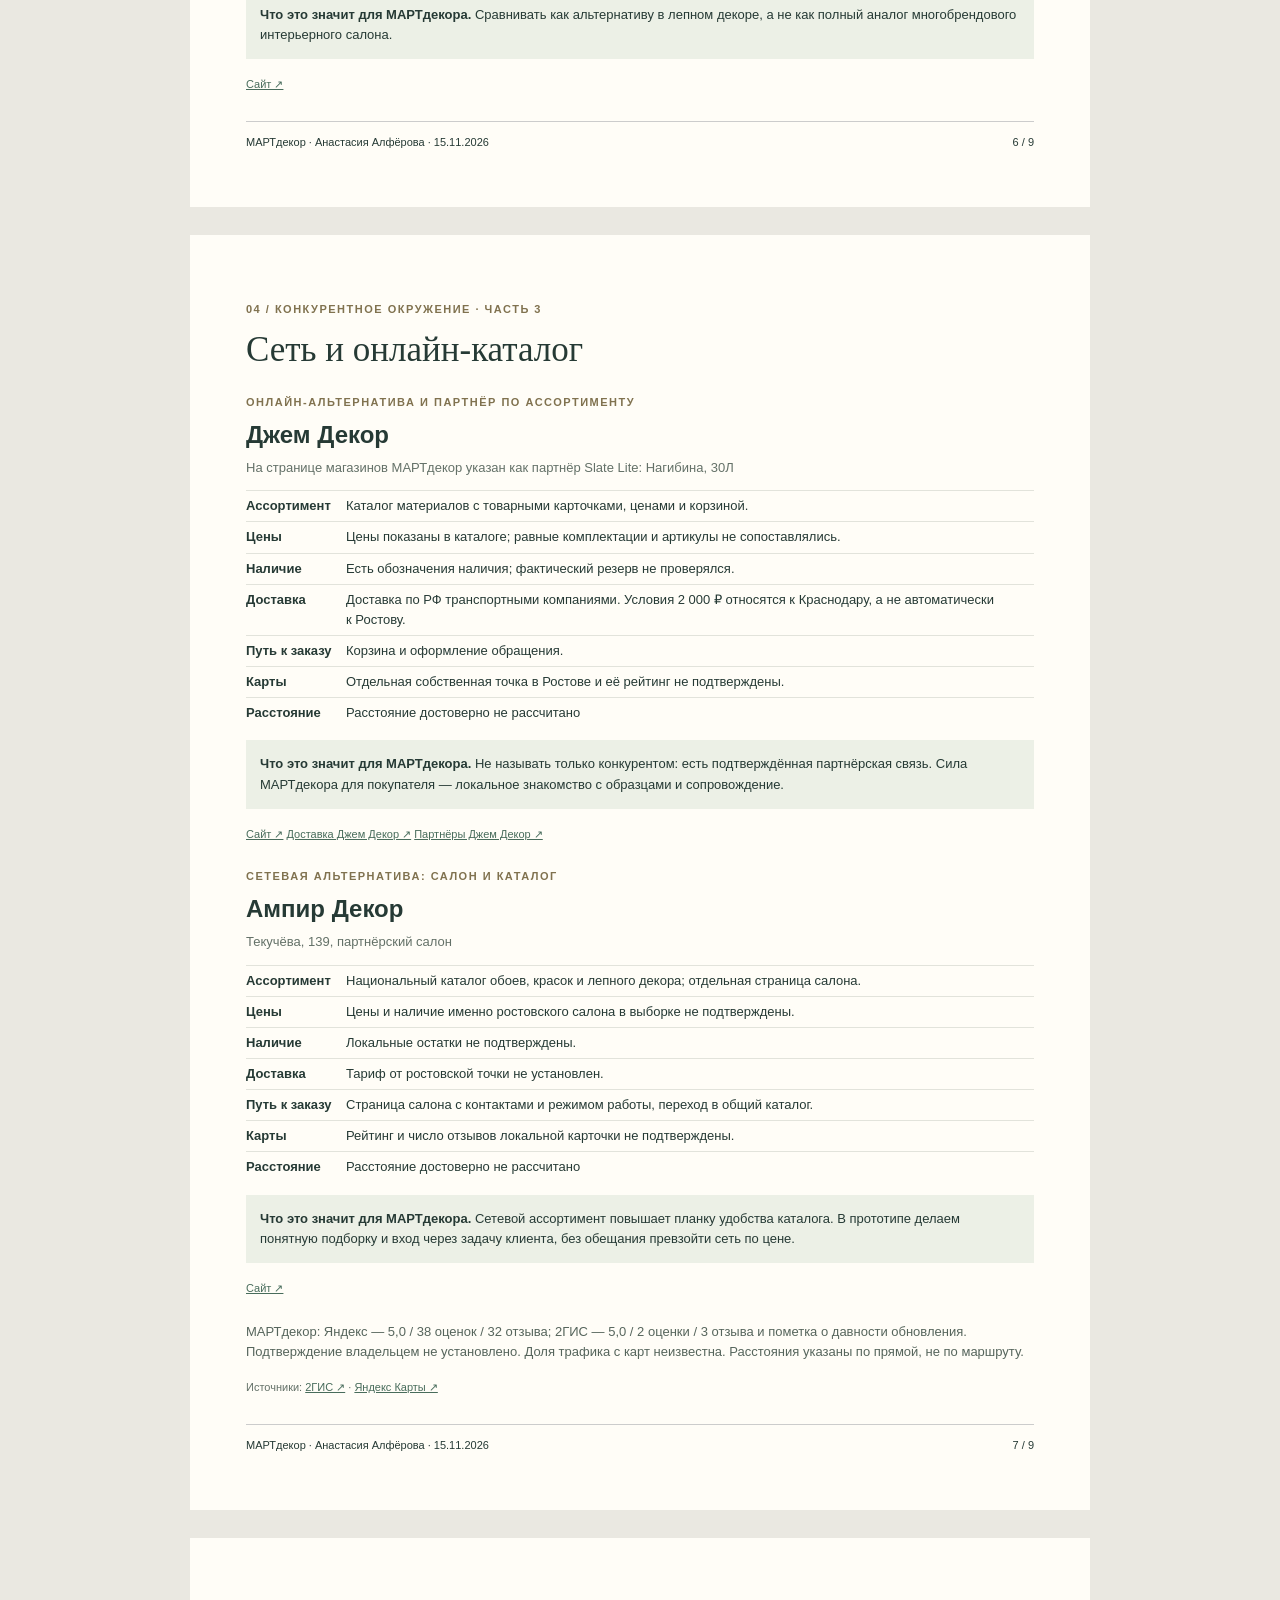
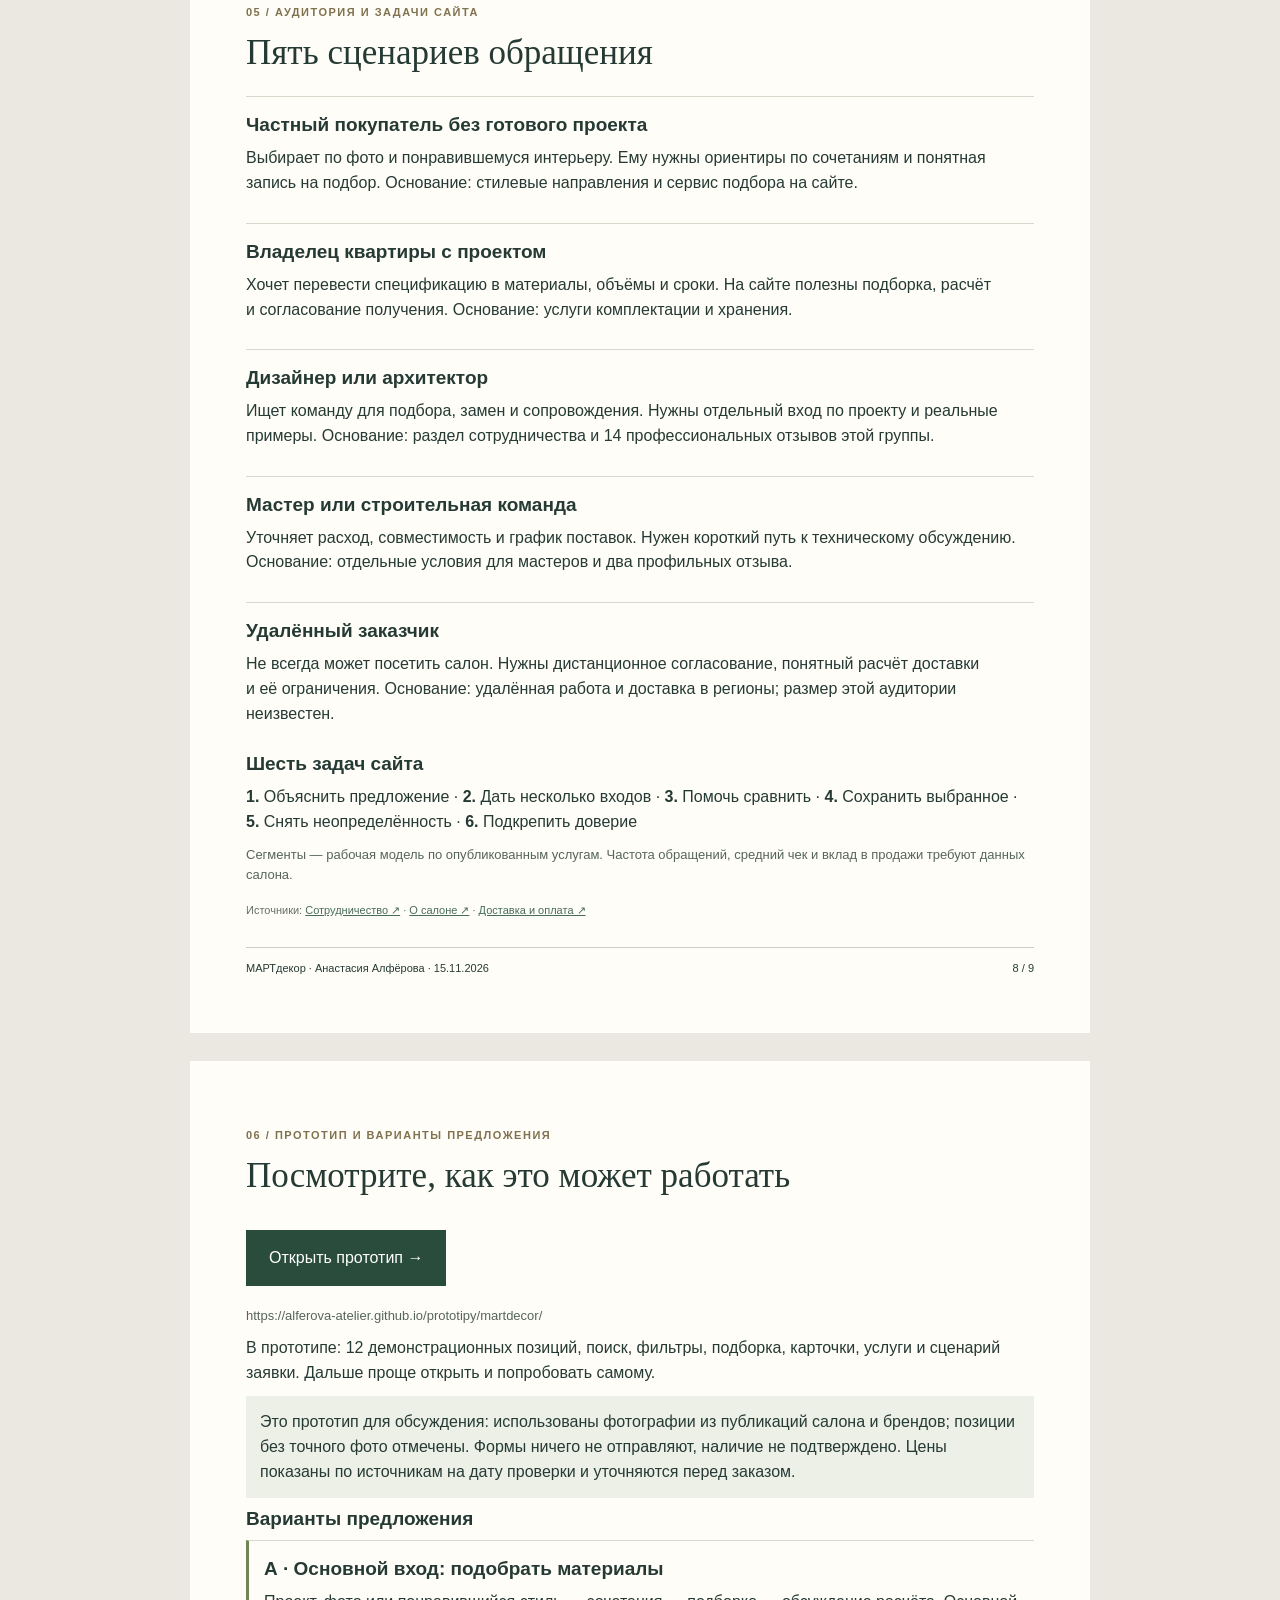
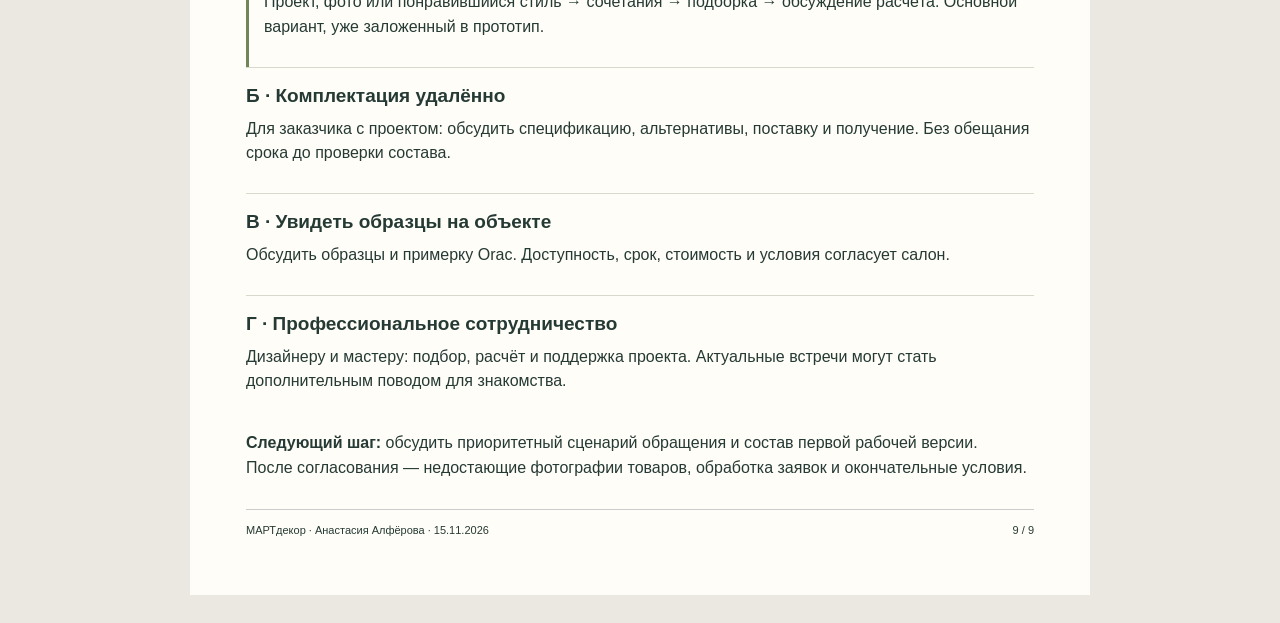
<file: martdecor/kp/index.html>
<!doctype html><html lang="ru"><head><meta charset="utf-8"><meta name="viewport" content="width=device-width,initial-scale=1"><meta name="robots" content="noindex,nofollow"><title>Предложение для МАРТдекор</title><style>*{box-sizing:border-box}body{margin:0;background:#eae8e1;color:#263a35;font:16px/1.55 Arial,sans-serif}a{color:#486c5b;overflow-wrap:anywhere}h1,h2,h3{line-height:1.15}h1{font:54px/1.05 Georgia,serif;letter-spacing:-1px}h2{font:35px/1.12 Georgia,serif;margin:12px 0 24px}h3{font-size:19px;margin:0 0 10px}p{margin:10px 0}.sheet{max-width:900px;margin:28px auto;padding:56px;background:#fffdf7;position:relative}.kicker{font-size:11px;font-weight:bold;letter-spacing:1.5px;text-transform:uppercase;color:#80724f}.lead{font-size:20px}.card{border-top:1px solid #d6d9cc;padding:17px 0}.grid{display:grid;grid-template-columns:1fr 1fr;gap:0 26px}.sources{font-size:11px;color:#647168;margin-top:17px}.take{padding:14px;background:#ecf0e6}.offer-main{border-left:3px solid #718658;padding-left:15px!important}.competitor{margin-bottom:25px}.competitor h3{font-size:24px}.address{font-size:13px;color:#647168}dl{font-size:13px;margin:12px 0}dl div{display:grid;grid-template-columns:100px 1fr;border-top:1px solid #e2e3db;padding:5px 0}dt{font-weight:bold}dd{margin:0}.competitor .take{font-size:13px}.button{display:inline-block;background:#294c3d;color:white;padding:16px 23px;text-decoration:none;margin:10px 0}.foot{margin-top:28px;border-top:1px solid #ccc;padding-top:12px;font-size:11px}.num{color:#8d7850;font-weight:bold}.note{font-size:13px;color:#56655c}.toc{max-width:900px;margin:20px auto;padding:0 20px}.toc a{margin-right:16px}@media(max-width:650px){.sheet{padding:26px;margin:12px}.grid{grid-template-columns:1fr}h1{font-size:38px}h2{font-size:29px}dl div{grid-template-columns:1fr;gap:3px}}@page{size:A4;margin:0}@media print{body{background:white;font-size:10.5pt;line-height:1.43}.sheet{width:210mm;height:297mm;margin:0;padding:17mm 18mm 14mm;break-after:page;overflow:visible}.sheet:last-child{break-after:auto}.toc{display:none}h1{font-size:43pt}h2{font-size:27pt}h3{font-size:14pt}.lead{font-size:14pt}.card{padding:11px 0}.sources{font-size:8pt}.competitor{margin-bottom:17px}.competitor h3{font-size:19pt}dl{font-size:9pt}dl div{padding:3px 0;grid-template-columns:24mm 1fr}.competitor .take{font-size:9pt}.foot{position:absolute;bottom:12mm;left:18mm;right:18mm}.note{font-size:9pt}.button{print-color-adjust:exact}.take{print-color-adjust:exact}}</style></head><body><nav class="toc"><a href="../index.html">Прототип</a><a href="../analysis/index.html">Подробный анализ</a><a href="KP-MARTdecor.pdf">Скачать PDF</a></nav><section class="sheet"><p class="kicker">Анализ и&nbsp;предложение · Анастасия Алфёрова</p><h1>От&nbsp;выбора фактуры<br>к&nbsp;подборке<br>для&nbsp;своего интерьера</h1><p class="lead">Сделать услуги салона заметнее и&nbsp;помочь посетителю прийти к&nbsp;обсуждению своего проекта.</p><p>Подготовила Анастасия Алфёрова · 15 ноября 2026</p><div class="take">Предлагаю доработать существующую логику: каталог, подбор по&nbsp;стилю и&nbsp;работа с&nbsp;менеджером уже&nbsp;есть. Прототип показывает, как&nbsp;соединить их&nbsp;в&nbsp;последовательный путь.</div><h2>Для&nbsp;команды МАРТдекора</h2><p>Перед&nbsp;тем&nbsp;как&nbsp;предложить изменения, я&nbsp;изучила ваши сайты, публикации, услуги и&nbsp;конкурентное окружение. Ниже&nbsp;— что&nbsp;уже&nbsp;помогает вам продавать и&nbsp;как&nbsp;сделать следующий шаг посетителя понятнее.</p><p class="note">Instagram не&nbsp;удалось содержательно прочитать. Выводы относятся к&nbsp;открытым материалам.</p><p class="sources">Источники: <a href="https://martdecor.ru/" target="_blank" rel="noopener">martdecor.ru ↗</a> · <a href="https://martdecor.online/" target="_blank" rel="noopener">martdecor.online ↗</a> · <a href="https://vk.ru/martdecoronline" target="_blank" rel="noopener">ВКонтакте ↗</a> · <a href="https://t.me/martdecorrostov" target="_blank" rel="noopener">Telegram ↗</a></p><div class="foot">МАРТдекор · Анастасия Алфёрова · 15.11.2026 <span style="float:right">1 / 9</span></div></section><section class="sheet"><p class="kicker">01 / Пять выводов</p><h2>На&nbsp;чём строить обновление</h2><article class="card"><h3>1. Продажа строится вокруг консультации</h3><p>На&nbsp;странице оплаты описан заказ после&nbsp;согласования состава, наличия и&nbsp;доставки с&nbsp;менеджером. Полная предоплата производится по&nbsp;счёту; онлайн-оплата на&nbsp;сайте не&nbsp;предусмотрена. Поэтому прототип ведёт к&nbsp;подборке и&nbsp;обсуждению, а&nbsp;не&nbsp;имитирует самостоятельную покупку.</p></article><article class="card"><h3>2. Сайты уже&nbsp;связаны; нужно сделать путь последовательным</h3><p>martdecor.ru знакомит с&nbsp;салоном и&nbsp;отправляет на&nbsp;разделы martdecor.online. На&nbsp;.online уже&nbsp;есть каталог, четыре стилевых направления и&nbsp;предложение подобрать материалы. Задача&nbsp;— связать их&nbsp;с&nbsp;конкретной заявкой и&nbsp;условиями заказа.</p></article><article class="card"><h3>3. Сервис&nbsp;— сильная основа предложения</h3><p>Подтверждены расчёт материалов, подбор замен, колеровка, образцы на&nbsp;объекте и&nbsp;временное хранение оплаченных заказов. Эти&nbsp;действия помогают объяснить ценность салона до&nbsp;разговора о&nbsp;скидках.</p></article><article class="card"><h3>4. Профессиональную аудиторию поддерживают реальные материалы</h3><p>На&nbsp;странице сотрудничества размещены 16 отзывов: 14 от&nbsp;дизайнеров/архитектора, один от&nbsp;мастера и&nbsp;один от&nbsp;представителя строительной компании. Это&nbsp;структура опубликованной выборки, а&nbsp;не&nbsp;доли выручки или&nbsp;клиентов.</p></article><article class="card"><h3>5. Карточки на&nbsp;картах тоже нуждаются в&nbsp;актуализации</h3><p>В&nbsp;карточке 2ГИС есть пометка о&nbsp;давно не&nbsp;обновлявшихся данных. Адрес и&nbsp;контакты представлены; стоит сверить их&nbsp;в&nbsp;кабинете владельца. Яндекс показывает 5,0, 38 оценок и&nbsp;32 отзыва&nbsp;— это&nbsp;уже&nbsp;заметная основа доверия, хотя доля заявок с&nbsp;карт неизвестна.</p></article><p class="sources">Источники: <a href="https://martdecor.online/" target="_blank" rel="noopener">martdecor.online ↗</a> · <a href="https://martdecor.online/about-us/" target="_blank" rel="noopener">О&nbsp;салоне ↗</a> · <a href="https://martdecor.online/dizayneram/" target="_blank" rel="noopener">Сотрудничество ↗</a> · <a href="https://martdecor.online/dostavka-i-oplata/" target="_blank" rel="noopener">Доставка и&nbsp;оплата ↗</a> · <a href="https://vk.ru/martdecoronline" target="_blank" rel="noopener">ВКонтакте ↗</a></p><div class="foot">МАРТдекор · Анастасия Алфёрова · 15.11.2026 <span style="float:right">2 / 9</span></div></section><section class="sheet"><p class="kicker">02 / Сильные стороны</p><h2>Ваши сильные стороны</h2><p class="note">Всё ниже взято из&nbsp;ваших сайтов и&nbsp;публикаций; новые услуги не&nbsp;придуманы.</p><div class="grid"><article class="card"><h3>Ассортимент для&nbsp;сочетаний</h3><p>Обои, краски, панели и&nbsp;декор позволяют обсуждать решение для&nbsp;помещения.</p></article><article class="card"><h3>Понятные стилевые входы</h3><p>На&nbsp;.online уже&nbsp;выделены четыре интерьерных направления.</p></article><article class="card"><h3>Колеровка</h3><p>Салон сообщает о&nbsp;собственном оборудовании для&nbsp;подбора цвета.</p></article><article class="card"><h3>Расчёт материалов</h3><p>На&nbsp;странице сотрудничества описана работа со&nbsp;спецификациями и&nbsp;объёмами.</p></article><article class="card"><h3>Альтернативы</h3><p>Команда предлагает замену позиций под&nbsp;ограничения проекта.</p></article><article class="card"><h3>Образцы на&nbsp;объекте</h3><p>Сайт описывает работу с&nbsp;образцами; пост ВК отдельно подтверждает примерку Orac.</p></article><article class="card"><h3>Хранение оплаченного заказа</h3><p>Полезно для&nbsp;ремонта с&nbsp;поэтапной готовностью объекта.</p></article><article class="card"><h3>Удалённая работа</h3><p>Профессиональным партнёрам доступны дистанционный подбор и&nbsp;согласование.</p></article><article class="card"><h3>Отзывы партнёров</h3><p>Есть 16 подписанных отзывов на&nbsp;странице сотрудничества.</p></article><article class="card"><h3>Локальная точка доверия</h3><p>Есть салон в&nbsp;WEST, адрес, часы работы и&nbsp;карточка на&nbsp;Яндекс Картах.</p></article></div><p class="take">В&nbsp;центре предложения&nbsp;— помощь с&nbsp;решением конкретной задачи ремонта. Не&nbsp;стоит обещать самые низкие цены, бесплатную доставку или&nbsp;гарантированное наличие без&nbsp;подтверждения.</p><p class="sources">Источники: <a href="https://martdecor.online/about-us/" target="_blank" rel="noopener">О&nbsp;салоне ↗</a> · <a href="https://martdecor.online/dizayneram/" target="_blank" rel="noopener">Сотрудничество ↗</a> · <a href="https://martdecor.online/" target="_blank" rel="noopener">martdecor.online ↗</a> · <a href="https://yandex.ru/maps/org/martdekor/192527386082/" target="_blank" rel="noopener">Яндекс Карты ↗</a></p><div class="foot">МАРТдекор · Анастасия Алфёрова · 15.11.2026 <span style="float:right">3 / 9</span></div></section><section class="sheet"><p class="kicker">03 / Что&nbsp;сохранить и&nbsp;доработать</p><h2>Уточнить путь, а&nbsp;не&nbsp;начинать с&nbsp;пустого листа</h2><article class="card"><h3>Сохранить: каталог и&nbsp;консультационную продажу</h3><p>На&nbsp;сайтах уже&nbsp;представлены товары, подбор и&nbsp;контакт с&nbsp;командой. Корзина сама по&nbsp;себе не&nbsp;доказывает онлайн-оплату: опубликованные условия предусматривают согласование с&nbsp;менеджером.</p></article><article class="card"><h3>Связать два сайта понятными переходами</h3><p>Ссылки с&nbsp;.ru на&nbsp;.online существуют. Нужна последовательность: знакомство → выбор → условия → обсуждение. Перенос на&nbsp;один домен&nbsp;— отдельное решение после&nbsp;проверки трафика и&nbsp;поддержки.</p></article><article class="card"><h3>Уточнить карточки и&nbsp;единицы цены</h3><p>В&nbsp;Sirpi 20065 указана цена «от&nbsp;19&nbsp;500&nbsp;₽» за&nbsp;рулон. В&nbsp;текстовом описании размер дан в&nbsp;метрах, а&nbsp;в&nbsp;автоматически выведенном поле&nbsp;— в&nbsp;сантиметрах. В&nbsp;новой карточке сохраняем подтверждённые метры и&nbsp;не&nbsp;скрываем «от». <a href="https://martdecor.online/product/oboi-sirpi-missoni-home-6-20065/" target="_blank" rel="noopener">Карточка Sirpi 20065 ↗</a></p></article><article class="card"><h3>Показать сопровождение рядом с&nbsp;выбором</h3><p>Расчёт, образцы, замены и&nbsp;хранение уже&nbsp;описаны на&nbsp;внутренних страницах. В&nbsp;прототипе они&nbsp;видны на&nbsp;главной и&nbsp;связаны с&nbsp;кнопкой обращения.</p></article><article class="card"><h3>Разделить сценарии клиентов</h3><p>Частному заказчику&nbsp;— направление и&nbsp;подбор; дизайнеру&nbsp;— спецификация и&nbsp;альтернативы; мастеру&nbsp;— технические вопросы и&nbsp;график. Это&nbsp;сценарии сайта, а&nbsp;не&nbsp;вывод о&nbsp;долях продаж.</p></article><article class="card"><h3>Навести редакционный порядок</h3><p>В&nbsp;контактах встречаются название APhome и&nbsp;подпись «Выпадающий список». Их&nbsp;стоит проверить и&nbsp;заменить. Счётчики лет и&nbsp;проектов в&nbsp;разных публикациях расходятся&nbsp;— не&nbsp;выносим их&nbsp;в&nbsp;обещание.</p></article><p class="sources">Источники: <a href="https://martdecor.ru/" target="_blank" rel="noopener">martdecor.ru ↗</a> · <a href="https://martdecor.online/" target="_blank" rel="noopener">martdecor.online ↗</a> · <a href="https://martdecor.online/dostavka-i-oplata/" target="_blank" rel="noopener">Доставка и&nbsp;оплата ↗</a> · <a href="https://martdecor.online/contact-us/" target="_blank" rel="noopener">Контакты ↗</a></p><div class="foot">МАРТдекор · Анастасия Алфёрова · 15.11.2026 <span style="float:right">4 / 9</span></div></section><section class="sheet"><p class="kicker">04 / Конкурентное окружение · часть 1</p><h2>Салоны с&nbsp;близким сценарием</h2><article class="competitor"><p class="kicker">Прямой конкурент: подбор и&nbsp;комплектация</p><h3>М-Декор</h3><p class="address">Кировский проспект, 122, 2-й этаж</p><dl><div><dt>Ассортимент</dt><dd>Материалы и&nbsp;бренды, примеры проектов, подбор и&nbsp;колеровка.</dd></div><div><dt>Цены</dt><dd>В&nbsp;изученной странице нет&nbsp;товарного прайса. Стоимость запрашивается у&nbsp;салона.</dd></div><div><dt>Наличие</dt><dd>Публичные остатки в&nbsp;изученной странице не&nbsp;найдены.</dd></div><div><dt>Доставка</dt><dd>Заявлено сопровождение логистики; фиксированный тариф не&nbsp;найден.</dd></div><div><dt>Путь к&nbsp;заказу</dt><dd>Заявка с&nbsp;выбором задачи и&nbsp;обращение по&nbsp;телефону.</dd></div><div><dt>Карты</dt><dd>4,8 · 93 оценки · 38 отзывов</dd></div><div><dt>Расстояние</dt><dd>Около&nbsp;2.4 км по&nbsp;прямой</dd></div></dl><p class="take"><b>Что&nbsp;это&nbsp;значит для&nbsp;МАРТдекора.</b> Сопровождение проекта само по&nbsp;себе не&nbsp;уникально. МАРТдекору полезно показать конкретные действия: расчёт, замены, образцы, хранение.</p><p class="sources"><a href="https://m-decor-salon.ru/" target="_blank" rel="noopener">Сайт ↗</a> · <a href="https://yandex.ru/maps/org/m_dekor/36565239347/" target="_blank" rel="noopener">Карта ↗</a></p></article><article class="competitor"><p class="kicker">Прямой конкурент: отделочные материалы</p><h3>Декоратор</h3><p class="address">Таганрогская, 144/1 на&nbsp;сайте; 144А, корпус 1 на&nbsp;карте</p><dl><div><dt>Ассортимент</dt><dd>Краски, декоративные покрытия, панели, каменный шпон и&nbsp;лепной декор.</dd></div><div><dt>Цены</dt><dd>В&nbsp;выбранной обзорной категории сопоставимая цена не&nbsp;установлена; это&nbsp;не&nbsp;вывод обо&nbsp;всём каталоге.</dd></div><div><dt>Наличие</dt><dd>Условия требуют предварительно уточнять наличие.</dd></div><div><dt>Доставка</dt><dd>Платная перевозка; расчёт по&nbsp;весу и&nbsp;объёму. Длительное хранение оплаченного товара не&nbsp;предусмотрено.</dd></div><div><dt>Путь к&nbsp;заказу</dt><dd>Корзина, телефон и&nbsp;заявка по&nbsp;электронной почте; подтверждение менеджером.</dd></div><div><dt>Карты</dt><dd>4,0 · 11 оценок · 5 отзывов</dd></div><div><dt>Расстояние</dt><dd>Около&nbsp;7.0 км по&nbsp;прямой</dd></div></dl><p class="take"><b>Что&nbsp;это&nbsp;значит для&nbsp;МАРТдекора.</b> Хранение оплаченного заказа у&nbsp;МАРТдекора можно показать как&nbsp;полезный сценарий ремонта. Условия и&nbsp;срок нужно раскрыть, не&nbsp;обещая бессрочное хранение.</p><p class="sources"><a href="https://decorator-don.ru/shop/" target="_blank" rel="noopener">Сайт ↗</a> <a href="https://decorator-don.ru/dostavka-i-oplata/" target="_blank" rel="noopener">Условия Декоратора ↗</a> · <a href="https://yandex.ru/maps/org/dekorator/108371694256/" target="_blank" rel="noopener">Карта ↗</a></p></article><div class="foot">МАРТдекор · Анастасия Алфёрова · 15.11.2026 <span style="float:right">5 / 9</span></div></section><section class="sheet"><p class="kicker">04 / Конкурентное окружение · часть 2</p><h2>Категорийные альтернативы</h2><article class="competitor"><p class="kicker">Категорийный конкурент: лепной декор</p><h3>Европласт-Ростов</h3><p class="address">Красноармейская, 87А на&nbsp;сайте</p><dl><div><dt>Ассортимент</dt><dd>Каталог элементов Европласт с&nbsp;артикулами, ценами и&nbsp;корзиной.</dd></div><div><dt>Цены</dt><dd>Пример: молдинг 1.51.303&nbsp;— 1&nbsp;933&nbsp;₽ на&nbsp;главной. Не&nbsp;сопоставлялся с&nbsp;идентичным артикулом МАРТдекора.</dd></div><div><dt>Наличие</dt><dd>Сайт заявляет собственный склад; остаток конкретного артикула не&nbsp;проверен.</dd></div><div><dt>Доставка</dt><dd>По&nbsp;городу и&nbsp;области&nbsp;— по&nbsp;расстоянию, весу и&nbsp;объёму; в&nbsp;регионы&nbsp;— транспортной компанией, до&nbsp;её&nbsp;терминала бесплатно.</dd></div><div><dt>Путь к&nbsp;заказу</dt><dd>Корзина и&nbsp;покупка в&nbsp;один клик.</dd></div><div><dt>Карты</dt><dd>4,7 · 30 оценок · 9 отзывов; прямая карточка проверена.</dd></div><div><dt>Расстояние</dt><dd>Около&nbsp;2.9 км по&nbsp;прямой</dd></div></dl><p class="take"><b>Что&nbsp;это&nbsp;значит для&nbsp;МАРТдекора.</b> Для&nbsp;известного артикула важны точная карточка и&nbsp;быстрый расчёт. МАРТдекор может дополнить их&nbsp;подбором сочетаний и&nbsp;примеркой Orac.</p><p class="sources"><a href="https://evroplast-rostov.ru/" target="_blank" rel="noopener">Сайт ↗</a> <a href="https://evroplast-rostov.ru/delivery" target="_blank" rel="noopener">Доставка Европласт ↗</a> · <a href="https://yandex.ru/maps/org/yevroplast_rostov/171494345270/" target="_blank" rel="noopener">Карта ↗</a></p></article><article class="competitor"><p class="kicker">Смежный конкурент: производитель декора</p><h3>Ростовский завод лепнины</h3><p class="address">5-я Журавлиная, 19</p><dl><div><dt>Ассортимент</dt><dd>Фасадный и&nbsp;интерьерный лепной декор, изготовление.</dd></div><div><dt>Цены</dt><dd>Раздел прайса существует; сопоставимая числовая цена выбранного изделия не&nbsp;извлечена.</dd></div><div><dt>Наличие</dt><dd>Готовность конкретных изделий не&nbsp;установлена.</dd></div><div><dt>Доставка</dt><dd>Тариф и&nbsp;срок для&nbsp;выбранного изделия не&nbsp;подтверждены.</dd></div><div><dt>Путь к&nbsp;заказу</dt><dd>Обращение для&nbsp;расчёта и&nbsp;обратный звонок.</dd></div><div><dt>Карты</dt><dd>Карточка и&nbsp;рейтинг в&nbsp;этой&nbsp;проверке не&nbsp;подтверждены.</dd></div><div><dt>Расстояние</dt><dd>Расстояние достоверно не&nbsp;рассчитано</dd></div></dl><p class="take"><b>Что&nbsp;это&nbsp;значит для&nbsp;МАРТдекора.</b> Сравнивать как&nbsp;альтернативу в&nbsp;лепном декоре, а&nbsp;не&nbsp;как&nbsp;полный аналог многобрендового интерьерного салона.</p><p class="sources"><a href="https://lepninarostov.ru/" target="_blank" rel="noopener">Сайт ↗</a></p></article><div class="foot">МАРТдекор · Анастасия Алфёрова · 15.11.2026 <span style="float:right">6 / 9</span></div></section><section class="sheet"><p class="kicker">04 / Конкурентное окружение · часть 3</p><h2>Сеть и&nbsp;онлайн-каталог</h2><article class="competitor"><p class="kicker">Онлайн-альтернатива и&nbsp;партнёр по&nbsp;ассортименту</p><h3>Джем Декор</h3><p class="address">На&nbsp;странице магазинов МАРТдекор указан как&nbsp;партнёр Slate Lite: Нагибина, 30Л</p><dl><div><dt>Ассортимент</dt><dd>Каталог материалов с&nbsp;товарными карточками, ценами и&nbsp;корзиной.</dd></div><div><dt>Цены</dt><dd>Цены показаны в&nbsp;каталоге; равные комплектации и&nbsp;артикулы не&nbsp;сопоставлялись.</dd></div><div><dt>Наличие</dt><dd>Есть обозначения наличия; фактический резерв не&nbsp;проверялся.</dd></div><div><dt>Доставка</dt><dd>Доставка по&nbsp;РФ транспортными компаниями. Условия 2&nbsp;000&nbsp;₽ относятся к&nbsp;Краснодару, а&nbsp;не&nbsp;автоматически к&nbsp;Ростову.</dd></div><div><dt>Путь к&nbsp;заказу</dt><dd>Корзина и&nbsp;оформление обращения.</dd></div><div><dt>Карты</dt><dd>Отдельная собственная точка в&nbsp;Ростове и&nbsp;её&nbsp;рейтинг не&nbsp;подтверждены.</dd></div><div><dt>Расстояние</dt><dd>Расстояние достоверно не&nbsp;рассчитано</dd></div></dl><p class="take"><b>Что&nbsp;это&nbsp;значит для&nbsp;МАРТдекора.</b> Не&nbsp;называть только конкурентом: есть подтверждённая партнёрская связь. Сила МАРТдекора для&nbsp;покупателя&nbsp;— локальное знакомство с&nbsp;образцами и&nbsp;сопровождение.</p><p class="sources"><a href="https://rostov.djemdecor.ru/" target="_blank" rel="noopener">Сайт ↗</a> <a href="https://rostov.djemdecor.ru/help/delivery/" target="_blank" rel="noopener">Доставка Джем Декор ↗</a> <a href="https://rostov.djemdecor.ru/contacts/stores/" target="_blank" rel="noopener">Партнёры Джем Декор ↗</a></p></article><article class="competitor"><p class="kicker">Сетевая альтернатива: салон и&nbsp;каталог</p><h3>Ампир Декор</h3><p class="address">Текучёва, 139, партнёрский салон</p><dl><div><dt>Ассортимент</dt><dd>Национальный каталог обоев, красок и&nbsp;лепного декора; отдельная страница салона.</dd></div><div><dt>Цены</dt><dd>Цены и&nbsp;наличие именно ростовского салона в&nbsp;выборке не&nbsp;подтверждены.</dd></div><div><dt>Наличие</dt><dd>Локальные остатки не&nbsp;подтверждены.</dd></div><div><dt>Доставка</dt><dd>Тариф от&nbsp;ростовской точки не&nbsp;установлен.</dd></div><div><dt>Путь к&nbsp;заказу</dt><dd>Страница салона с&nbsp;контактами и&nbsp;режимом работы, переход в&nbsp;общий каталог.</dd></div><div><dt>Карты</dt><dd>Рейтинг и&nbsp;число отзывов локальной карточки не&nbsp;подтверждены.</dd></div><div><dt>Расстояние</dt><dd>Расстояние достоверно не&nbsp;рассчитано</dd></div></dl><p class="take"><b>Что&nbsp;это&nbsp;значит для&nbsp;МАРТдекора.</b> Сетевой ассортимент повышает планку удобства каталога. В&nbsp;прототипе делаем понятную подборку и&nbsp;вход через&nbsp;задачу клиента, без&nbsp;обещания превзойти сеть по&nbsp;цене.</p><p class="sources"><a href="https://www.ampir.ru/shops/rostov-na-dony/salon-ampir-dekor/" target="_blank" rel="noopener">Сайт ↗</a></p></article><p class="note">МАРТдекор: Яндекс&nbsp;— 5,0 / 38 оценок / 32 отзыва; 2ГИС&nbsp;— 5,0 / 2 оценки / 3 отзыва и&nbsp;пометка о&nbsp;давности обновления. Подтверждение владельцем не&nbsp;установлено. Доля трафика с&nbsp;карт неизвестна. Расстояния указаны по&nbsp;прямой, не&nbsp;по&nbsp;маршруту.</p><p class="sources">Источники: <a href="https://2gis.ru/rostov-on-don/firm/70000001040962910" target="_blank" rel="noopener">2ГИС ↗</a> · <a href="https://yandex.ru/maps/org/martdekor/192527386082/" target="_blank" rel="noopener">Яндекс Карты ↗</a></p><div class="foot">МАРТдекор · Анастасия Алфёрова · 15.11.2026 <span style="float:right">7 / 9</span></div></section><section class="sheet"><p class="kicker">05 / Аудитория и&nbsp;задачи сайта</p><h2>Пять сценариев обращения</h2><article class="card"><h3>Частный покупатель без&nbsp;готового проекта</h3><p>Выбирает по&nbsp;фото и&nbsp;понравившемуся интерьеру. Ему нужны ориентиры по&nbsp;сочетаниям и&nbsp;понятная запись на&nbsp;подбор. Основание: стилевые направления и&nbsp;сервис подбора на&nbsp;сайте.</p></article><article class="card"><h3>Владелец квартиры с&nbsp;проектом</h3><p>Хочет перевести спецификацию в&nbsp;материалы, объёмы и&nbsp;сроки. На&nbsp;сайте полезны подборка, расчёт и&nbsp;согласование получения. Основание: услуги комплектации и&nbsp;хранения.</p></article><article class="card"><h3>Дизайнер или&nbsp;архитектор</h3><p>Ищет команду для&nbsp;подбора, замен и&nbsp;сопровождения. Нужны отдельный вход по&nbsp;проекту и&nbsp;реальные примеры. Основание: раздел сотрудничества и&nbsp;14 профессиональных отзывов этой&nbsp;группы.</p></article><article class="card"><h3>Мастер или&nbsp;строительная команда</h3><p>Уточняет расход, совместимость и&nbsp;график поставок. Нужен короткий путь к&nbsp;техническому обсуждению. Основание: отдельные условия для&nbsp;мастеров и&nbsp;два профильных отзыва.</p></article><article class="card"><h3>Удалённый заказчик</h3><p>Не&nbsp;всегда может посетить салон. Нужны дистанционное согласование, понятный расчёт доставки и&nbsp;её&nbsp;ограничения. Основание: удалённая работа и&nbsp;доставка в&nbsp;регионы; размер этой&nbsp;аудитории неизвестен.</p></article><h3>Шесть задач сайта</h3><p><b>1.</b> Объяснить предложение · <b>2.</b> Дать несколько входов · <b>3.</b> Помочь сравнить · <b>4.</b> Сохранить выбранное · <b>5.</b> Снять неопределённость · <b>6.</b> Подкрепить доверие</p><p class="note">Сегменты&nbsp;— рабочая модель по&nbsp;опубликованным услугам. Частота обращений, средний чек и&nbsp;вклад в&nbsp;продажи требуют данных салона.</p><p class="sources">Источники: <a href="https://martdecor.online/dizayneram/" target="_blank" rel="noopener">Сотрудничество ↗</a> · <a href="https://martdecor.online/about-us/" target="_blank" rel="noopener">О&nbsp;салоне ↗</a> · <a href="https://martdecor.online/dostavka-i-oplata/" target="_blank" rel="noopener">Доставка и&nbsp;оплата ↗</a></p><div class="foot">МАРТдекор · Анастасия Алфёрова · 15.11.2026 <span style="float:right">8 / 9</span></div></section><section class="sheet"><p class="kicker">06 / Прототип и&nbsp;варианты предложения</p><h2>Посмотрите, как&nbsp;это&nbsp;может работать</h2><a class="button" href="https://alferova-atelier.github.io/prototipy/martdecor/">Открыть прототип →</a><p class="note">https://alferova-atelier.github.io/prototipy/martdecor/</p><p>В&nbsp;прототипе: 12 демонстрационных позиций, поиск, фильтры, подборка, карточки, услуги и&nbsp;сценарий заявки. Дальше проще открыть и&nbsp;попробовать самому.</p><p class="take">Это&nbsp;прототип для&nbsp;обсуждения: использованы фотографии из публикаций салона и брендов; позиции без точного фото отмечены. Формы ничего не&nbsp;отправляют, наличие не&nbsp;подтверждено. Цены показаны по&nbsp;источникам на&nbsp;дату проверки и&nbsp;уточняются перед&nbsp;заказом.</p><h3>Варианты предложения</h3><article class="card offer-main"><h3>А&nbsp;· Основной вход: подобрать материалы</h3><p>Проект, фото или&nbsp;понравившийся стиль → сочетания → подборка → обсуждение расчёта. Основной вариант, уже&nbsp;заложенный в&nbsp;прототип.</p></article><article class="card"><h3>Б · Комплектация удалённо</h3><p>Для&nbsp;заказчика с&nbsp;проектом: обсудить спецификацию, альтернативы, поставку и&nbsp;получение. Без&nbsp;обещания срока до&nbsp;проверки состава.</p></article><article class="card"><h3>В&nbsp;· Увидеть образцы на&nbsp;объекте</h3><p>Обсудить образцы и&nbsp;примерку Orac. Доступность, срок, стоимость и&nbsp;условия согласует салон.</p></article><article class="card"><h3>Г · Профессиональное сотрудничество</h3><p>Дизайнеру и&nbsp;мастеру: подбор, расчёт и&nbsp;поддержка проекта. Актуальные встречи могут стать дополнительным поводом для&nbsp;знакомства.</p></article><p><b>Следующий шаг:</b> обсудить приоритетный сценарий обращения и&nbsp;состав первой рабочей версии. После&nbsp;согласования&nbsp;— недостающие фотографии товаров, обработка заявок и&nbsp;окончательные условия.</p><div class="foot">МАРТдекор · Анастасия Алфёрова · 15.11.2026 <span style="float:right">9 / 9</span></div></section></body></html>
</file>
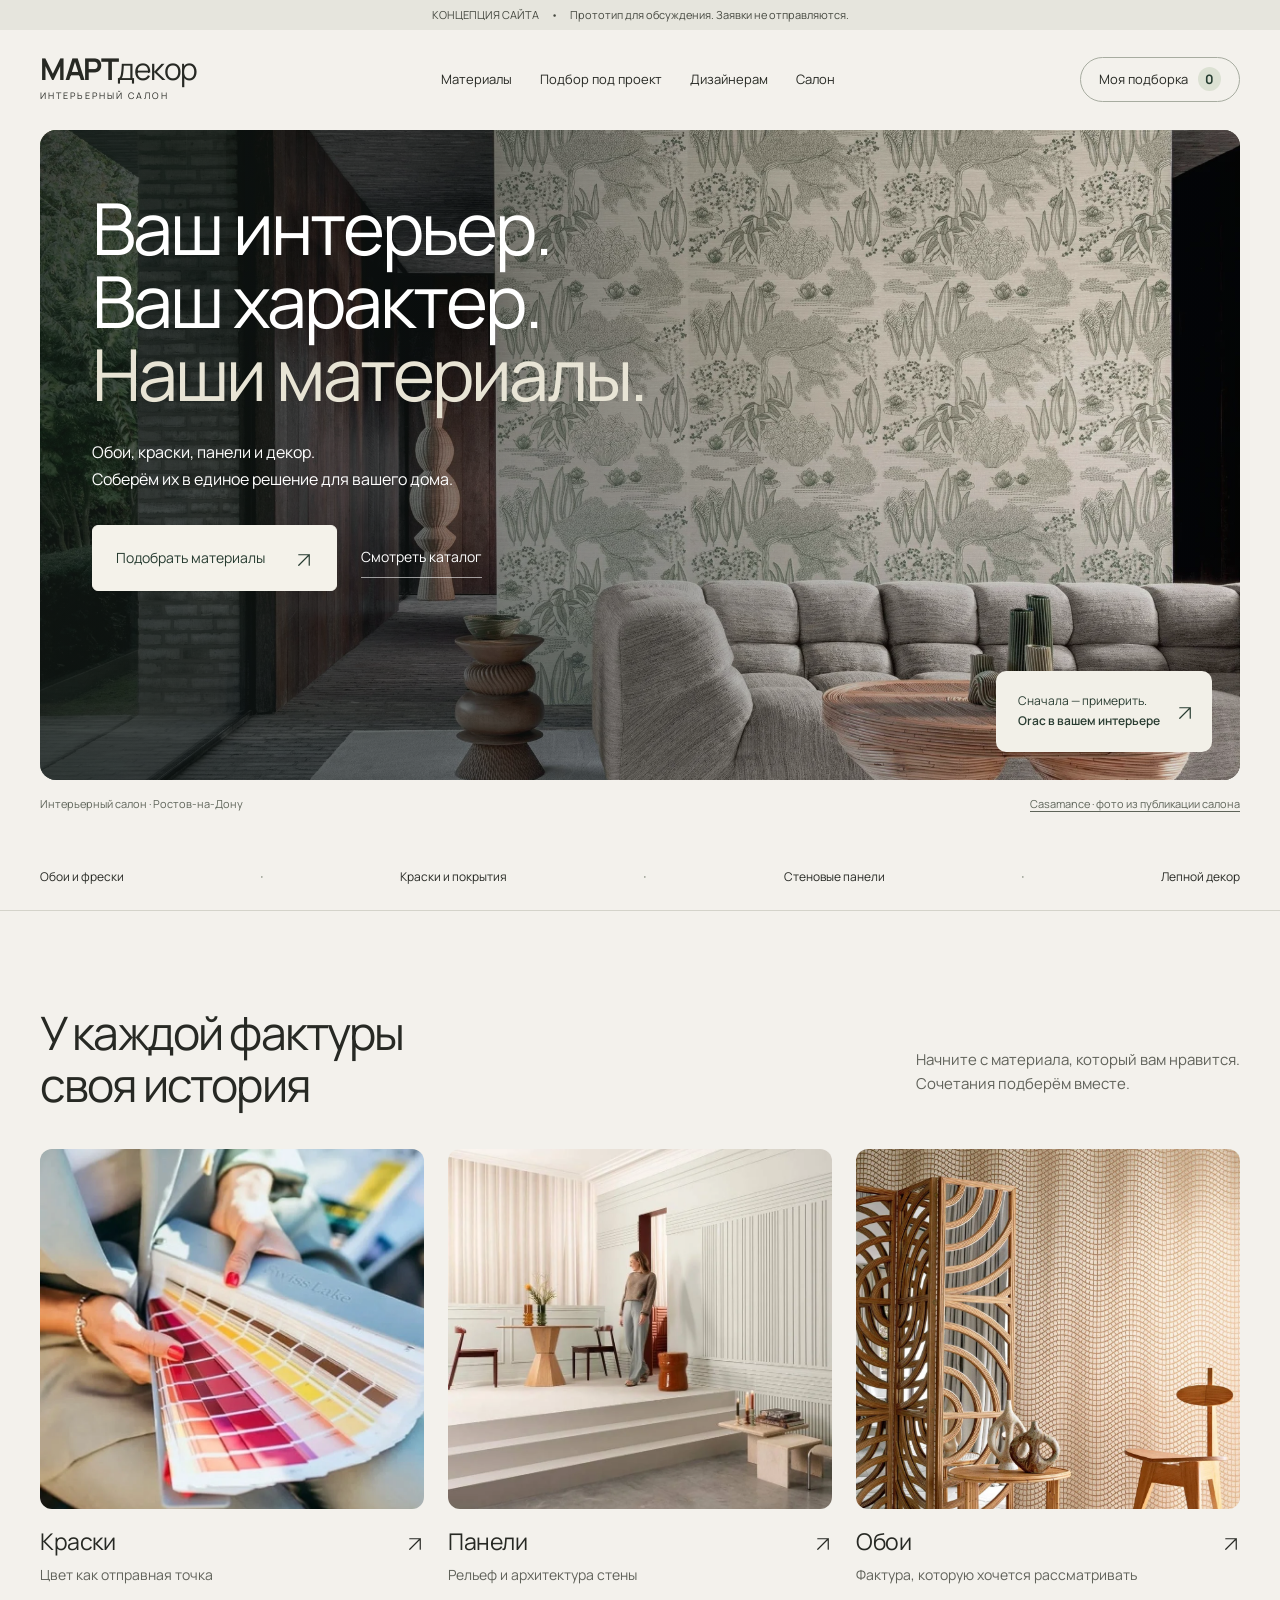
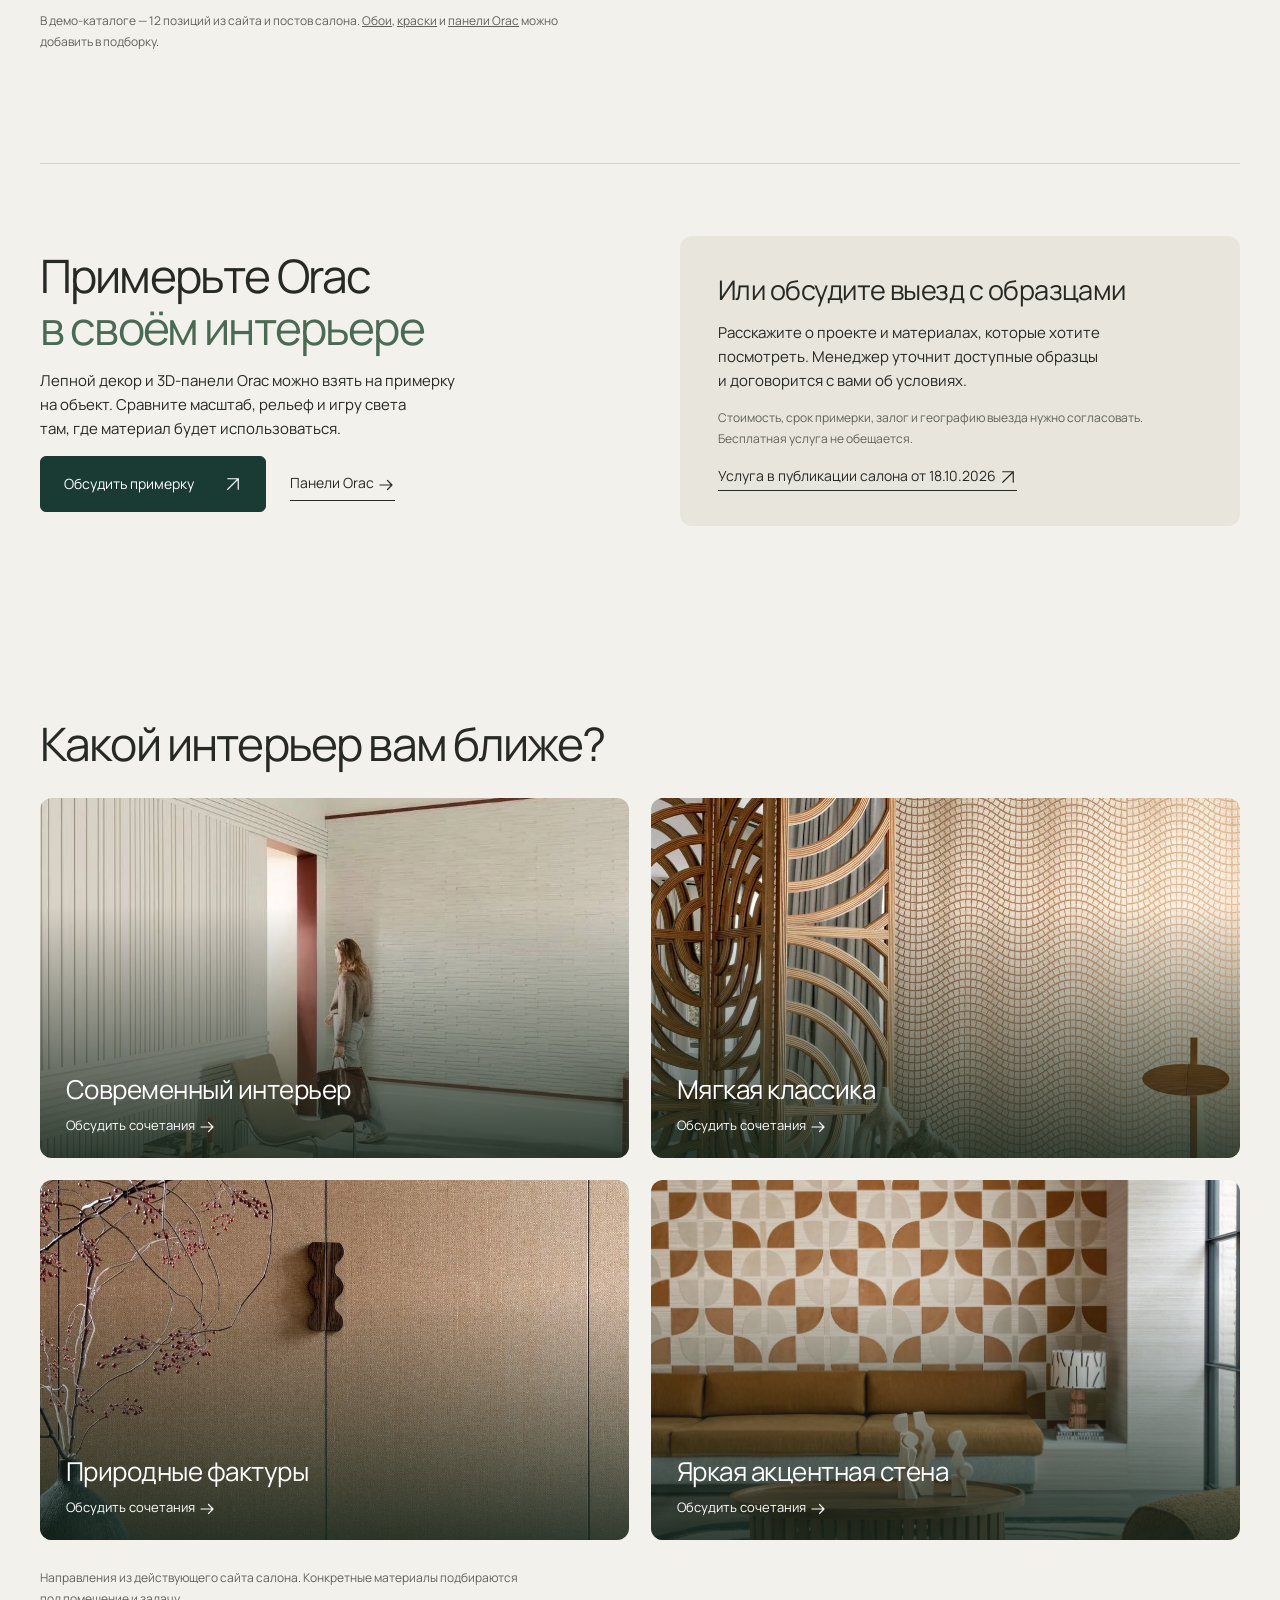
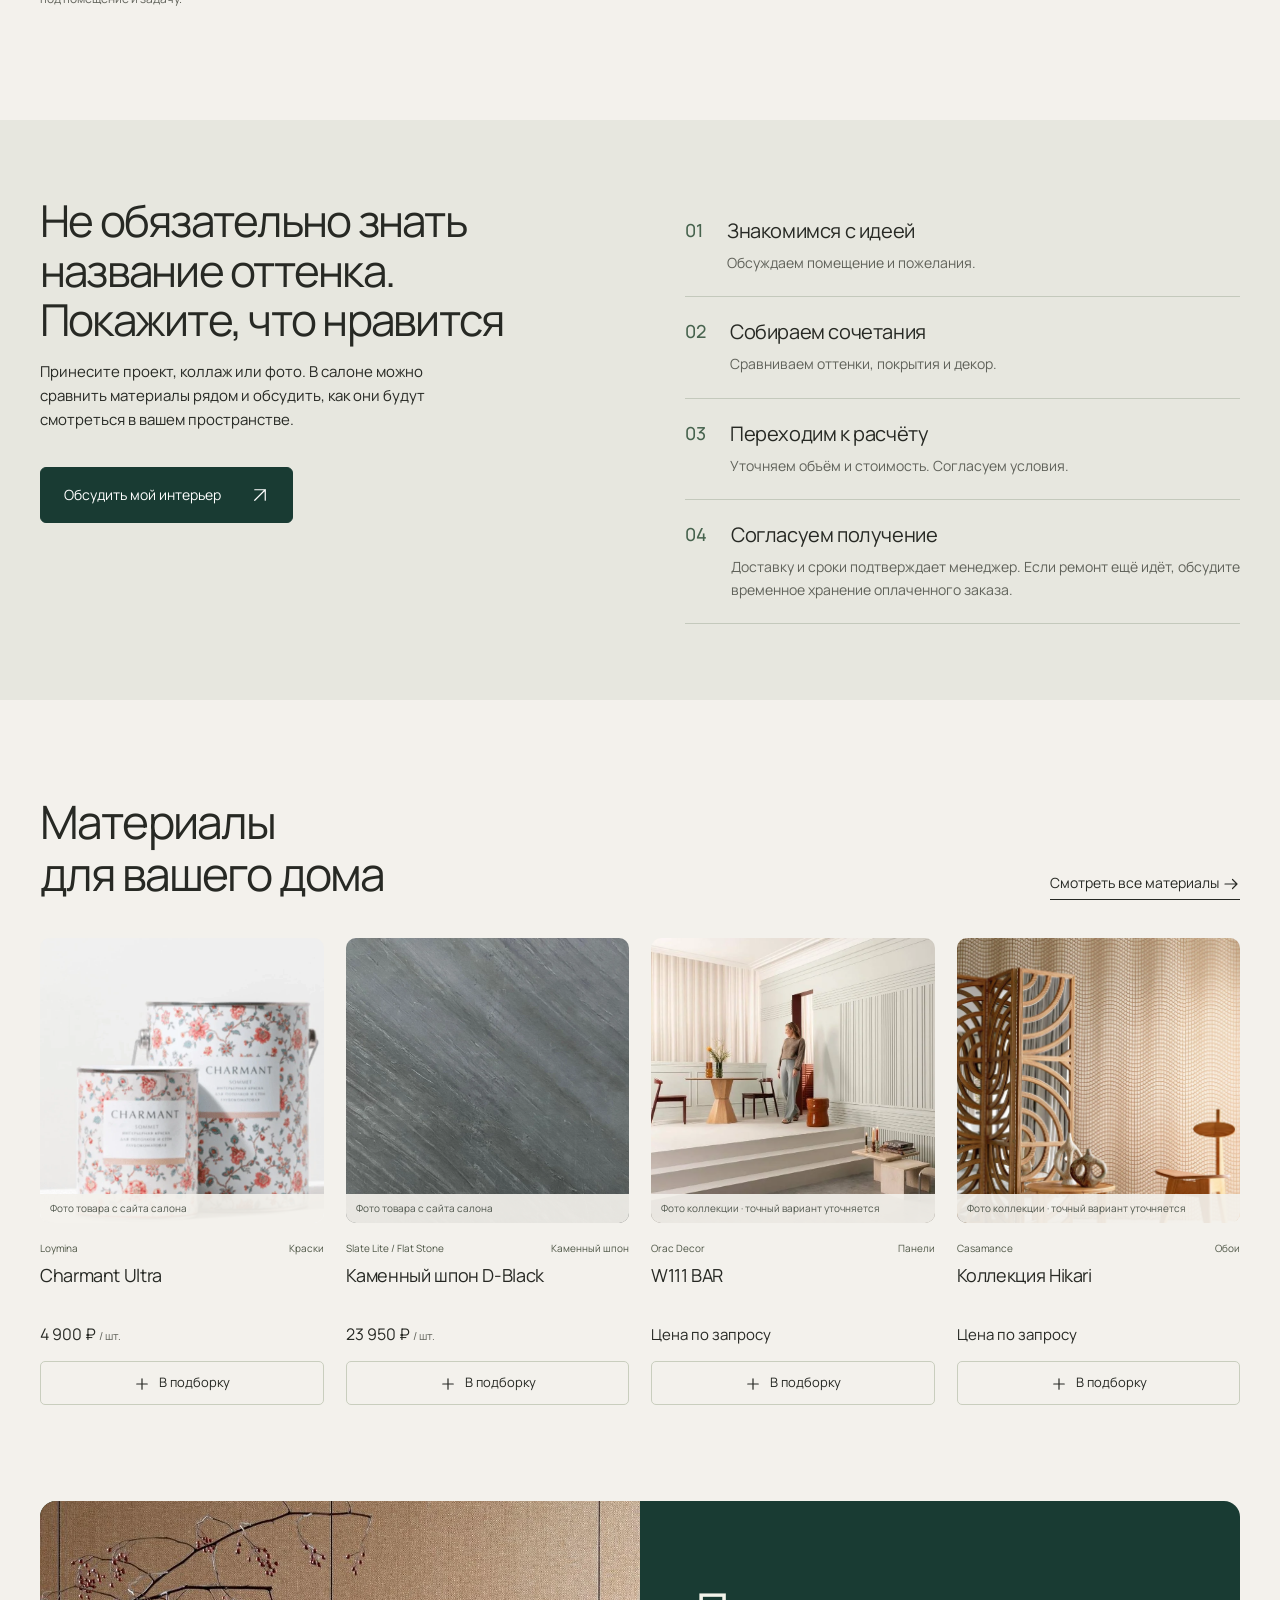
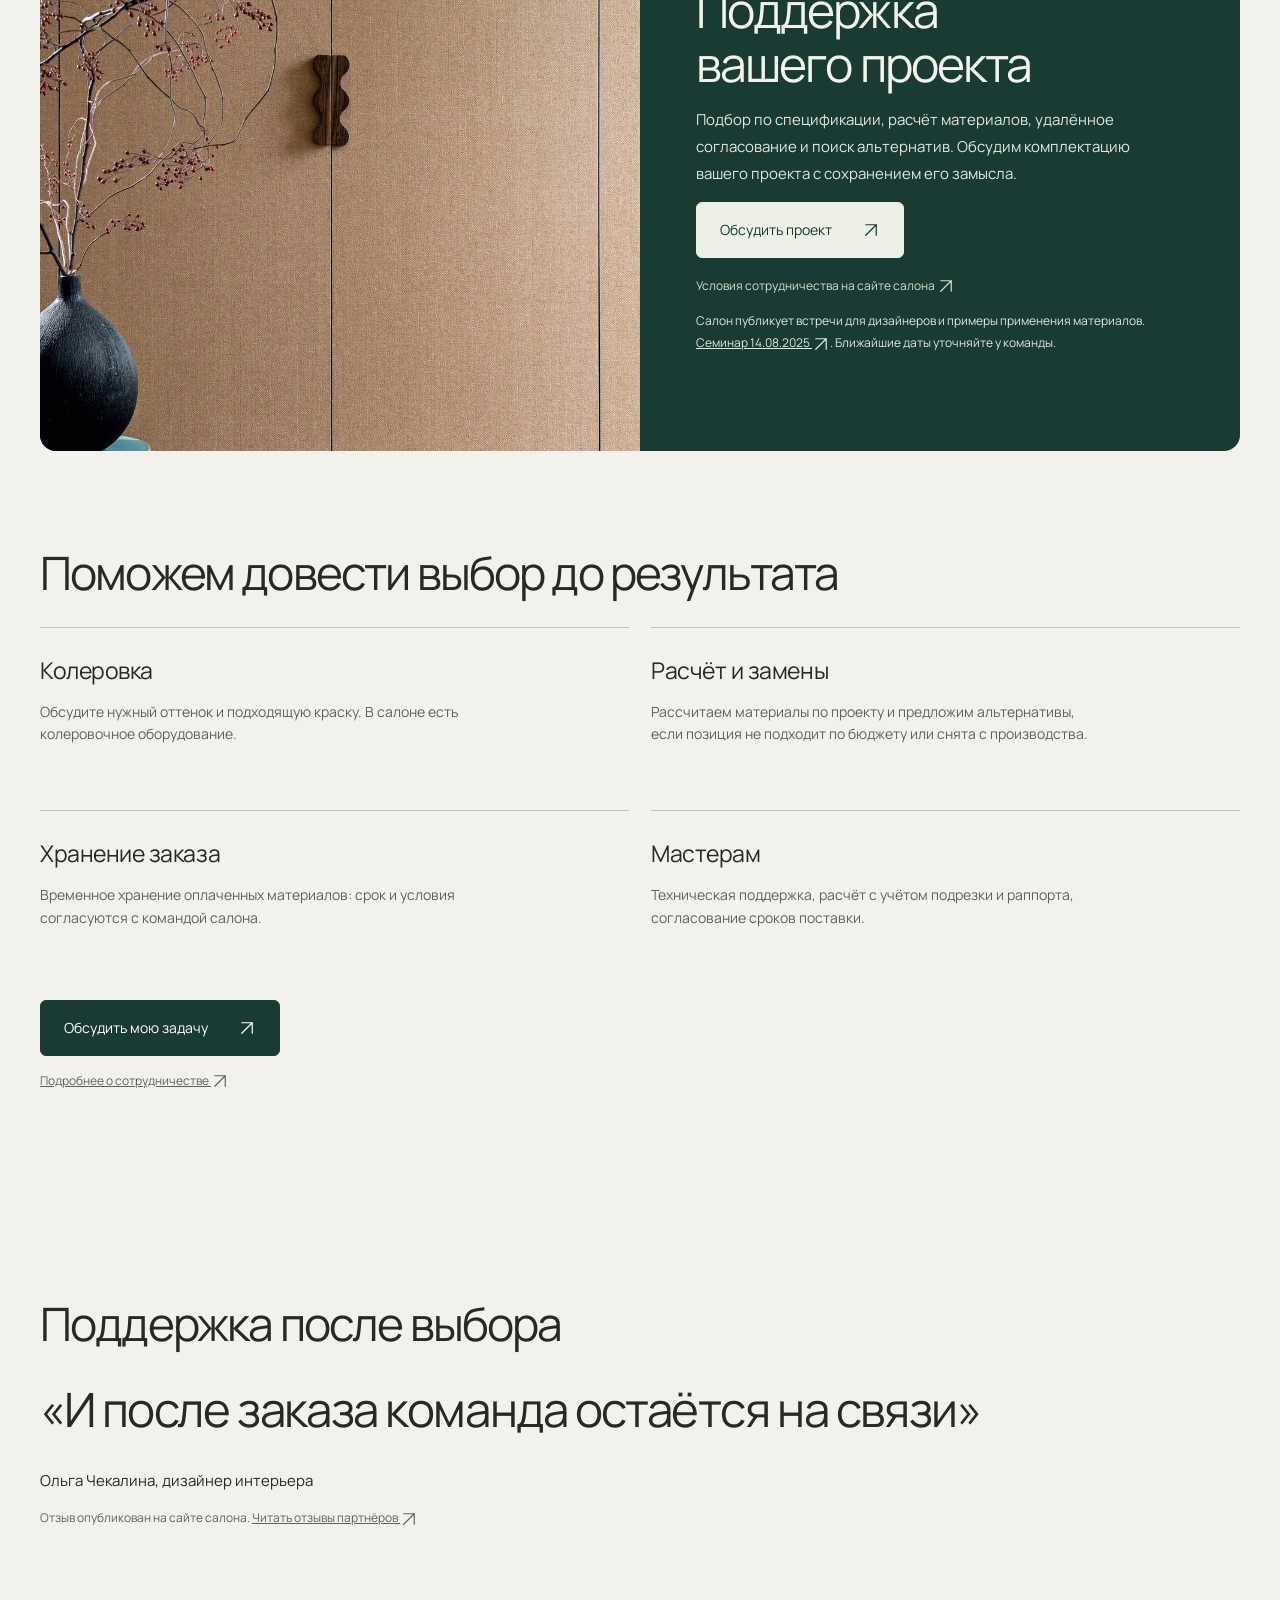
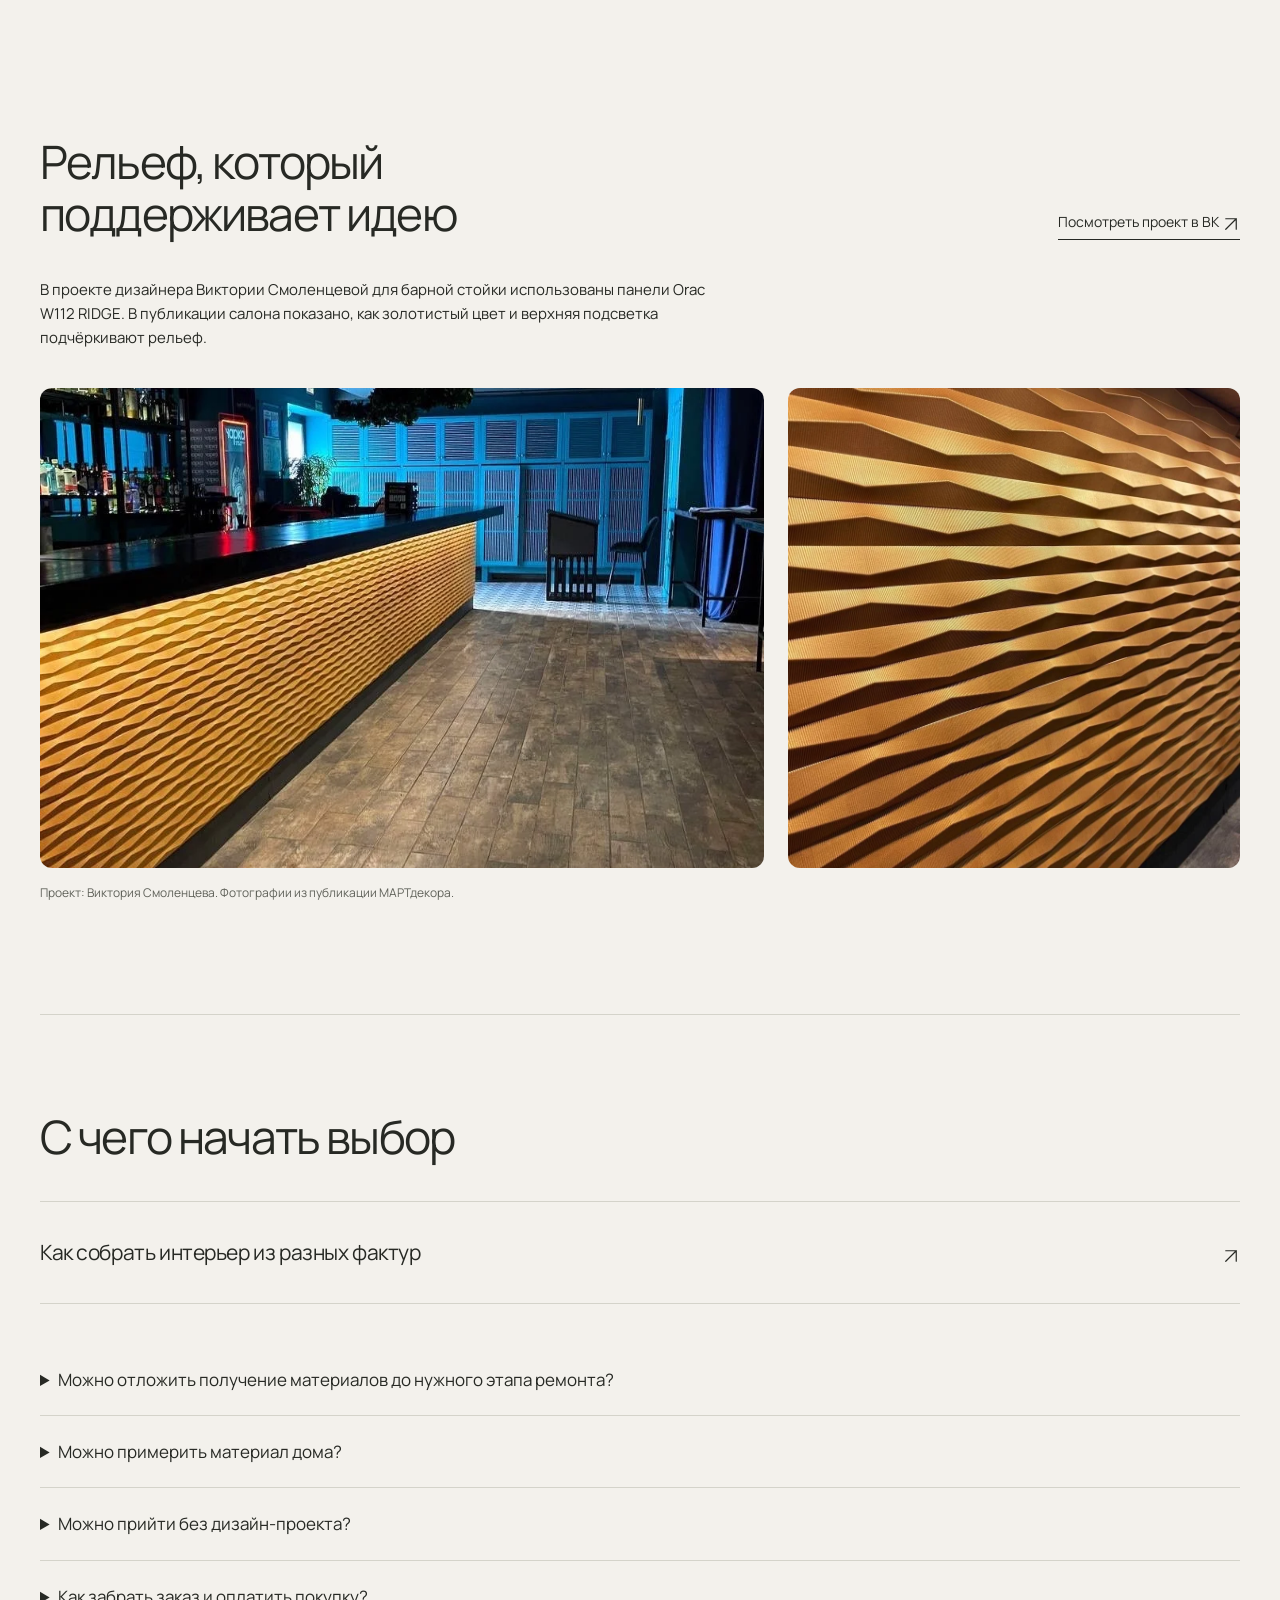
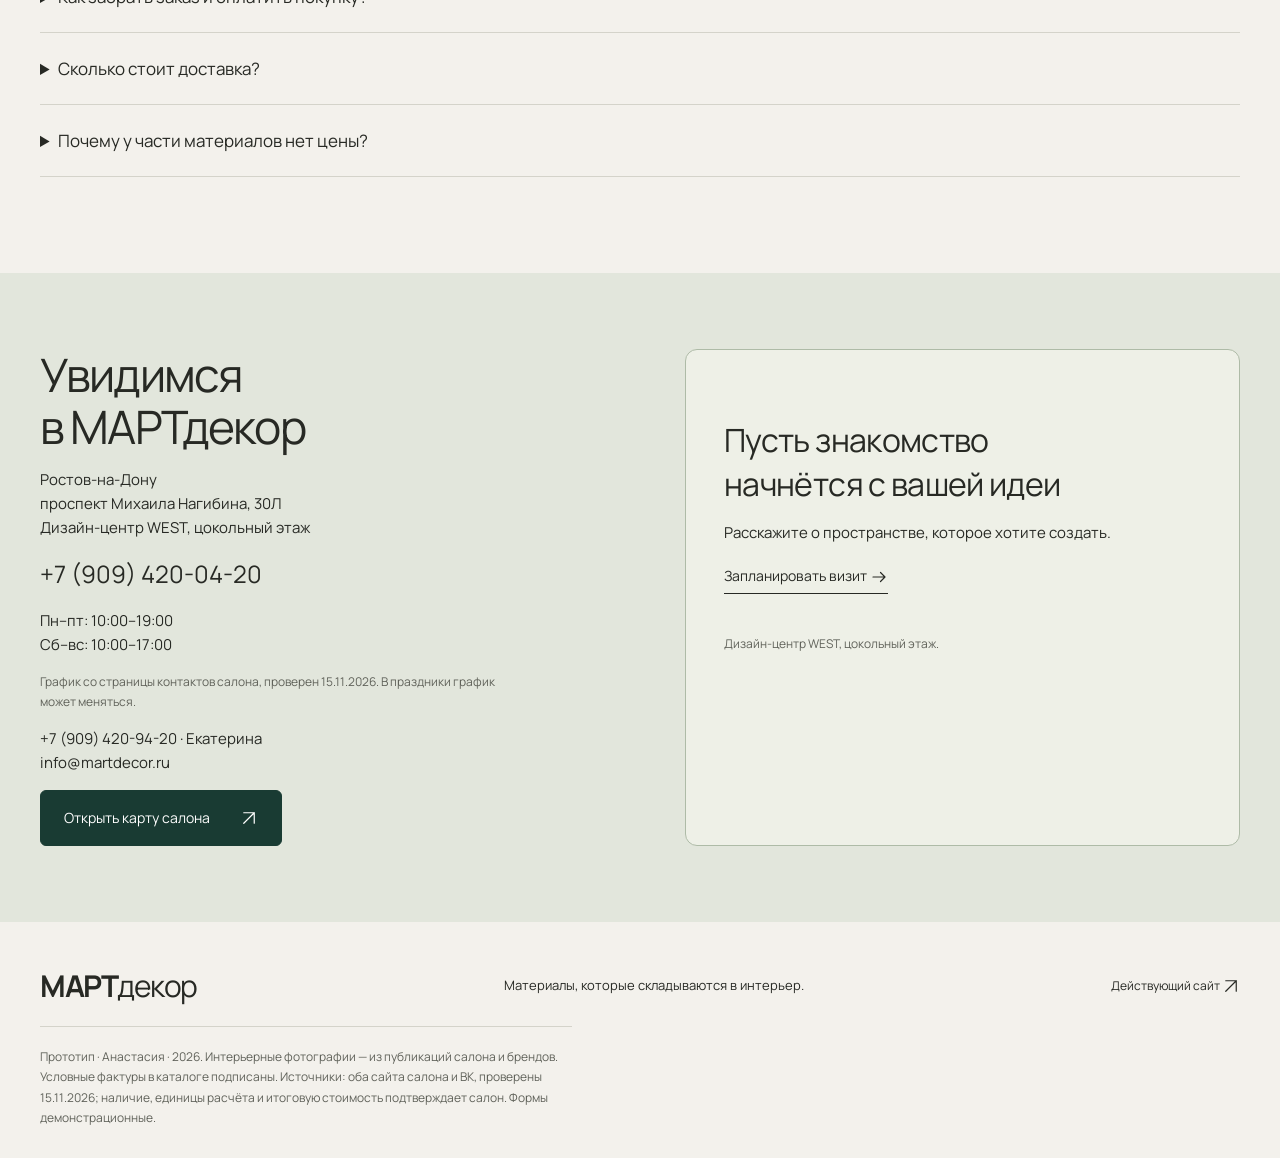
<file: martdecor/previous/index.html>
<!doctype html><html lang="ru"><head><meta charset="utf-8"><meta name="viewport" content="width=device-width,initial-scale=1"><meta name="robots" content="noindex,nofollow"><title>Материалы для вашего интерьера — МАРТдекор</title><link rel="stylesheet" href="css/style.css"><link rel="stylesheet" href="fonts/manrope.css"><link rel="stylesheet" href="css/redesign.css"></head><body><a class="skip-link" href="#content">К содержанию</a><div class="demo">КОНЦЕПЦИЯ САЙТА <span>•</span> Прототип для&nbsp;обсуждения. Заявки не&nbsp;отправляются.</div><header class="header wrap"><a class="logo" href="index.html" aria-label="МАРТдекор — главная">МАРТ<span>декор</span><small>ИНТЕРЬЕРНЫЙ САЛОН</small></a><nav aria-label="Основная навигация"><a href="catalog.html">Материалы</a><a href="index.html#approach">Подбор под&nbsp;проект</a><a href="index.html#designers">Дизайнерам</a><a href="index.html#contacts">Салон</a></nav><button class="shortlist-button" data-list>Моя подборка <b class="count">0</b></button></header><main id="content"><section class="hero wrap"><div class="hero-scene"><img src="images/hero.webp" alt="Интерьер с обоями Casamance из публикации МАРТдекора" width="1920" height="1281" class="hero-photo" loading="eager" fetchpriority="high" decoding="async"><div class="hero-copy"><h1>Ваш интерьер.<br>Ваш характер.<br><em>Наши материалы.</em></h1><p class="intro">Обои, краски, панели и декор.<br>Соберём их в единое решение для вашего дома.</p><div class="actions"><button class="btn" data-request="Подобрать материалы">Подобрать материалы <span aria-hidden="true"><svg class="icon" width="18" height="18" viewBox="0 0 24 24" fill="none" stroke="currentColor" stroke-width="1.6" stroke-linecap="round" stroke-linejoin="round" aria-hidden="true"><path d="M5 19 19 5M5 5h14v14"/></svg></span></button><a class="hero-catalog" href="catalog.html">Смотреть каталог</a></div></div><a class="hero-note" href="#samples">Сначала — примерить.<br><strong>Orac в вашем интерьере</strong><span aria-hidden="true"><svg class="icon" width="18" height="18" viewBox="0 0 24 24" fill="none" stroke="currentColor" stroke-width="1.6" stroke-linecap="round" stroke-linejoin="round" aria-hidden="true"><path d="M5 19 19 5M5 5h14v14"/></svg></span></a></div><div class="hero-caption"><span>Интерьерный салон · Ростов-на-Дону</span><a href="https://vk.ru/wall-53471837_7658" target="_blank" rel="noopener">Casamance · фото из публикации салона</a></div></section><div class="strip"><div class="wrap"><span>Обои и&nbsp;фрески</span><i aria-hidden="true">·</i><span>Краски и&nbsp;покрытия</span><i aria-hidden="true">·</i><span>Стеновые панели</span><i aria-hidden="true">·</i><span>Лепной декор</span></div></div><section class="section wrap"><div class="section-head"><div><h2>У&nbsp;каждой фактуры<br>своя история</h2></div><p>Начните с&nbsp;материала, который вам нравится.<br>Сочетания подберём вместе.</p></div><div class="category-grid"><a class="category" href="catalog.html?category=Краски"><div class="category-photo"><img src="images/paint.webp" alt="Подбор оттенков краски по вееру" width="828" height="817" class="" loading="lazy" decoding="async"></div><h3>Краски <span aria-hidden="true"><svg class="icon" width="18" height="18" viewBox="0 0 24 24" fill="none" stroke="currentColor" stroke-width="1.6" stroke-linecap="round" stroke-linejoin="round" aria-hidden="true"><path d="M5 19 19 5M5 5h14v14"/></svg></span></h3><p>Цвет как отправная точка</p></a><a class="category" href="catalog.html?category=Панели"><div class="category-photo"><img src="images/panels.webp" alt="Светлый интерьер с панелями Orac" width="828" height="819" class="" loading="lazy" decoding="async"></div><h3>Панели <span aria-hidden="true"><svg class="icon" width="18" height="18" viewBox="0 0 24 24" fill="none" stroke="currentColor" stroke-width="1.6" stroke-linecap="round" stroke-linejoin="round" aria-hidden="true"><path d="M5 19 19 5M5 5h14v14"/></svg></span></h3><p>Рельеф и архитектура стены</p></a><a class="category" href="catalog.html?category=Обои"><div class="category-photo"><img src="images/wallpaper.webp" alt="Обои Casamance в тёплом интерьере" width="1149" height="1600" class="" loading="lazy" decoding="async"></div><h3>Обои <span aria-hidden="true"><svg class="icon" width="18" height="18" viewBox="0 0 24 24" fill="none" stroke="currentColor" stroke-width="1.6" stroke-linecap="round" stroke-linejoin="round" aria-hidden="true"><path d="M5 19 19 5M5 5h14v14"/></svg></span></h3><p>Фактура, которую хочется рассматривать</p></a></div><p class="fine">В&nbsp;демо-каталоге&nbsp;— 12 позиций из&nbsp;сайта и&nbsp;постов салона. <a href="catalog.html?category=Обои">Обои</a>, <a href="catalog.html?category=Краски">краски</a> и <a href="catalog.html?search=Orac">панели Orac</a> можно добавить в&nbsp;подборку.</p></section><section class="sample-service section wrap" id="samples"><div class="split"><div><h2>Примерьте Orac<br><em>в&nbsp;своём интерьере</em></h2><p>Лепной декор и&nbsp;3D-панели Orac можно взять на&nbsp;примерку на&nbsp;объект. Сравните масштаб, рельеф и&nbsp;игру света там,&nbsp;где&nbsp;материал будет использоваться.</p><div class="actions"><button class="btn" data-request="Обсудить примерку Orac">Обсудить примерку <svg class="icon" width="18" height="18" viewBox="0 0 24 24" fill="none" stroke="currentColor" stroke-width="1.6" stroke-linecap="round" stroke-linejoin="round" aria-hidden="true"><path d="M5 19 19 5M5 5h14v14"/></svg></button><a class="text-link" href="catalog.html?search=Orac">Панели Orac <svg class="icon" width="18" height="18" viewBox="0 0 24 24" fill="none" stroke="currentColor" stroke-width="1.6" stroke-linecap="round" stroke-linejoin="round" aria-hidden="true"><path d="M4 12h16m-6-6 6 6-6 6"/></svg></a></div></div><div class="sample-note"><h3>Или&nbsp;обсудите выезд с&nbsp;образцами</h3><p>Расскажите о&nbsp;проекте и&nbsp;материалах, которые хотите посмотреть. Менеджер уточнит доступные образцы и&nbsp;договорится с&nbsp;вами об&nbsp;условиях.</p><p class="fine">Стоимость, срок примерки, залог и&nbsp;географию выезда нужно согласовать. Бесплатная услуга не&nbsp;обещается.</p><a class="text-link" href="https://vk.ru/wall-53471837_7663" target="_blank" rel="noopener">Услуга в&nbsp;публикации салона от&nbsp;18.10.2026 <svg class="icon" width="18" height="18" viewBox="0 0 24 24" fill="none" stroke="currentColor" stroke-width="1.6" stroke-linecap="round" stroke-linejoin="round" aria-hidden="true"><path d="M5 19 19 5M5 5h14v14"/></svg></a></div></div></section><section class="section wrap"><h2>Какой интерьер вам ближе?</h2><div class="route-grid"><button class="route-card" data-request="Обсудить направление: Современный интерьер"><img src="images/panels-detail.webp" alt="Интерьерное вдохновение из публикаций салона" width="828" height="825" class="" loading="lazy" decoding="async"><div class="route-copy"><h3>Современный интерьер</h3><p>Обсудить сочетания <svg class="icon" width="18" height="18" viewBox="0 0 24 24" fill="none" stroke="currentColor" stroke-width="1.6" stroke-linecap="round" stroke-linejoin="round" aria-hidden="true"><path d="M4 12h16m-6-6 6 6-6 6"/></svg></p></div></button><button class="route-card" data-request="Обсудить направление: Мягкая классика"><img src="images/wallpaper.webp" alt="Интерьерное вдохновение из публикаций салона" width="1149" height="1600" class="" loading="lazy" decoding="async"><div class="route-copy"><h3>Мягкая классика</h3><p>Обсудить сочетания <svg class="icon" width="18" height="18" viewBox="0 0 24 24" fill="none" stroke="currentColor" stroke-width="1.6" stroke-linecap="round" stroke-linejoin="round" aria-hidden="true"><path d="M4 12h16m-6-6 6 6-6 6"/></svg></p></div></button><button class="route-card" data-request="Обсудить направление: Природные фактуры"><img src="images/texture.webp" alt="Интерьерное вдохновение из публикаций салона" width="1001" height="1500" class="" loading="lazy" decoding="async"><div class="route-copy"><h3>Природные фактуры</h3><p>Обсудить сочетания <svg class="icon" width="18" height="18" viewBox="0 0 24 24" fill="none" stroke="currentColor" stroke-width="1.6" stroke-linecap="round" stroke-linejoin="round" aria-hidden="true"><path d="M4 12h16m-6-6 6 6-6 6"/></svg></p></div></button><button class="route-card" data-request="Обсудить направление: Яркая акцентная стена"><img src="images/accent.webp" alt="Интерьерное вдохновение из публикаций салона" width="1191" height="1600" class="" loading="lazy" decoding="async"><div class="route-copy"><h3>Яркая акцентная стена</h3><p>Обсудить сочетания <svg class="icon" width="18" height="18" viewBox="0 0 24 24" fill="none" stroke="currentColor" stroke-width="1.6" stroke-linecap="round" stroke-linejoin="round" aria-hidden="true"><path d="M4 12h16m-6-6 6 6-6 6"/></svg></p></div></button></div><p class="fine">Направления из&nbsp;действующего сайта салона. Конкретные материалы подбираются под&nbsp;помещение и&nbsp;задачу.</p></section><section class="approach" id="approach"><div class="wrap split"><div><h2>Не&nbsp;обязательно знать<br><em>название оттенка.</em><br>Покажите, что&nbsp;нравится</h2><p>Принесите проект, коллаж или&nbsp;фото. В&nbsp;салоне можно сравнить материалы рядом и&nbsp;обсудить, как&nbsp;они&nbsp;будут смотреться в&nbsp;вашем пространстве.</p><button class="btn" data-request="Обсудить мой интерьер">Обсудить мой&nbsp;интерьер <svg class="icon" width="18" height="18" viewBox="0 0 24 24" fill="none" stroke="currentColor" stroke-width="1.6" stroke-linecap="round" stroke-linejoin="round" aria-hidden="true"><path d="M5 19 19 5M5 5h14v14"/></svg></button></div><ol class="steps"><li><span>01</span><div><h3>Знакомимся с&nbsp;идеей</h3><p>Обсуждаем помещение и&nbsp;пожелания.</p></div></li><li><span>02</span><div><h3>Собираем сочетания</h3><p>Сравниваем оттенки, покрытия и&nbsp;декор.</p></div></li><li><span>03</span><div><h3>Переходим к&nbsp;расчёту</h3><p>Уточняем объём и&nbsp;стоимость. Согласуем условия.</p></div></li><li><span>04</span><div><h3>Согласуем получение</h3><p>Доставку и&nbsp;сроки подтверждает менеджер. Если&nbsp;ремонт ещё&nbsp;идёт, обсудите временное хранение оплаченного заказа.</p></div></li></ol></div></section><section class="section wrap"><div class="section-head"><div><h2>Материалы<br>для&nbsp;вашего дома</h2></div><a class="text-link" href="catalog.html">Смотреть все материалы <svg class="icon" width="18" height="18" viewBox="0 0 24 24" fill="none" stroke="currentColor" stroke-width="1.6" stroke-linecap="round" stroke-linejoin="round" aria-hidden="true"><path d="M4 12h16m-6-6 6 6-6 6"/></svg></a></div><div id="featured" class="products"></div></section><section class="designer wrap" id="designers"><div class="designer-photo"><img src="images/texture.webp" alt="Текстильные обои Casamance, натуральные оттенки" width="1001" height="1500" class="" loading="lazy" decoding="async"></div><div><h2>Поддержка<br>вашего проекта</h2><p>Подбор по&nbsp;спецификации, расчёт материалов, удалённое согласование и&nbsp;поиск альтернатив. Обсудим комплектацию вашего проекта с&nbsp;сохранением его&nbsp;замысла.</p><button class="btn light" data-request="Обсудить сотрудничество">Обсудить проект <svg class="icon" width="18" height="18" viewBox="0 0 24 24" fill="none" stroke="currentColor" stroke-width="1.6" stroke-linecap="round" stroke-linejoin="round" aria-hidden="true"><path d="M5 19 19 5M5 5h14v14"/></svg></button><a class="designer-link" href="https://martdecor.online/dizayneram/" target="_blank" rel="noopener">Условия сотрудничества на&nbsp;сайте салона <svg class="icon" width="18" height="18" viewBox="0 0 24 24" fill="none" stroke="currentColor" stroke-width="1.6" stroke-linecap="round" stroke-linejoin="round" aria-hidden="true"><path d="M5 19 19 5M5 5h14v14"/></svg></a><p class="fine">Салон публикует встречи для&nbsp;дизайнеров и&nbsp;примеры применения материалов. <a href="https://vk.ru/wall-53471837_7644" target="_blank" rel="noopener">Семинар 14.08.2025 <svg class="icon" width="18" height="18" viewBox="0 0 24 24" fill="none" stroke="currentColor" stroke-width="1.6" stroke-linecap="round" stroke-linejoin="round" aria-hidden="true"><path d="M5 19 19 5M5 5h14v14"/></svg></a>. Ближайшие даты уточняйте у&nbsp;команды.</p></div></section><section class="section wrap"><h2>Поможем довести выбор до&nbsp;результата</h2><div class="route-grid"><article class="card"><h3>Колеровка</h3><p>Обсудите нужный оттенок и&nbsp;подходящую краску. В&nbsp;салоне есть колеровочное оборудование.</p></article><article class="card"><h3>Расчёт и&nbsp;замены</h3><p>Рассчитаем материалы по&nbsp;проекту и&nbsp;предложим альтернативы, если&nbsp;позиция не&nbsp;подходит по&nbsp;бюджету или&nbsp;снята с&nbsp;производства.</p></article><article class="card"><h3>Хранение заказа</h3><p>Временное хранение оплаченных материалов: срок и&nbsp;условия согласуются с&nbsp;командой салона.</p></article><article class="card"><h3>Мастерам</h3><p>Техническая поддержка, расчёт с&nbsp;учётом подрезки и&nbsp;раппорта, согласование сроков поставки.</p></article></div><button class="btn" data-request="Обсудить материалы и график работ">Обсудить мою задачу <svg class="icon" width="18" height="18" viewBox="0 0 24 24" fill="none" stroke="currentColor" stroke-width="1.6" stroke-linecap="round" stroke-linejoin="round" aria-hidden="true"><path d="M5 19 19 5M5 5h14v14"/></svg></button><p class="fine"><a href="https://martdecor.online/dizayneram/" target="_blank" rel="noopener">Подробнее о&nbsp;сотрудничестве <svg class="icon" width="18" height="18" viewBox="0 0 24 24" fill="none" stroke="currentColor" stroke-width="1.6" stroke-linecap="round" stroke-linejoin="round" aria-hidden="true"><path d="M5 19 19 5M5 5h14v14"/></svg></a></p></section><section class="section wrap"><h2>Поддержка после&nbsp;выбора</h2><blockquote>«И&nbsp;после&nbsp;заказа команда остаётся на&nbsp;связи»</blockquote><p>Ольга Чекалина, дизайнер интерьера</p><p class="fine">Отзыв опубликован на&nbsp;сайте салона. <a href="https://martdecor.online/dizayneram/" target="_blank" rel="noopener">Читать отзывы партнёров <svg class="icon" width="18" height="18" viewBox="0 0 24 24" fill="none" stroke="currentColor" stroke-width="1.6" stroke-linecap="round" stroke-linejoin="round" aria-hidden="true"><path d="M5 19 19 5M5 5h14v14"/></svg></a></p></section><section class="section wrap case-study"><div class="section-head"><h2>Рельеф, который<br>поддерживает идею</h2><a class="text-link" href="https://vk.ru/wall-53471837_7539" target="_blank" rel="noopener">Посмотреть проект в&nbsp;ВК <svg class="icon" width="18" height="18" viewBox="0 0 24 24" fill="none" stroke="currentColor" stroke-width="1.6" stroke-linecap="round" stroke-linejoin="round" aria-hidden="true"><path d="M5 19 19 5M5 5h14v14"/></svg></a></div><p>В&nbsp;проекте дизайнера Виктории Смоленцевой для&nbsp;барной стойки использованы панели Orac W112 RIDGE. В&nbsp;публикации салона показано, как&nbsp;золотистый цвет и&nbsp;верхняя подсветка подчёркивают рельеф.</p><div class="case-photos"><img src="images/project.webp" alt="Барная стойка с панелями Orac W112 RIDGE, проект Виктории Смоленцевой" width="913" height="1280" class="" loading="lazy" decoding="async"><img src="images/project-detail.webp" alt="Золотистый рельеф панелей W112 RIDGE крупным планом" width="960" height="1280" class="" loading="lazy" decoding="async"></div><p class="fine">Проект: Виктория Смоленцева. Фотографии из публикации МАРТдекора.</p></section><section class="section wrap"><div class="section-head"><div><h2>С&nbsp;чего начать выбор</h2></div></div><a class="article-link" href="article.html"><h3>Как&nbsp;собрать интерьер из&nbsp;разных фактур</h3><b><svg class="icon" width="18" height="18" viewBox="0 0 24 24" fill="none" stroke="currentColor" stroke-width="1.6" stroke-linecap="round" stroke-linejoin="round" aria-hidden="true"><path d="M5 19 19 5M5 5h14v14"/></svg></b></a><div class="faq"><details><summary>Можно отложить получение материалов до&nbsp;нужного этапа ремонта?</summary><p>Салон предлагает временное хранение оплаченных заказов. Срок, объём и&nbsp;условия нужно согласовать до&nbsp;заказа.</p></details><details><summary>Можно примерить материал дома?</summary><p>В&nbsp;салоне можно обсудить примерку лепного декора и&nbsp;3D-панелей Orac на&nbsp;объекте или&nbsp;выезд с&nbsp;образцами. Условия и&nbsp;доступность конкретных образцов согласует менеджер.</p></details><details><summary>Можно прийти без&nbsp;дизайн-проекта?</summary><p>Да.&nbsp;Подготовьте фотографии помещения и&nbsp;примеры того, что&nbsp;вам нравится: они&nbsp;помогут начать подбор.</p></details><details><summary>Как&nbsp;забрать заказ и&nbsp;оплатить покупку?</summary><p>Менеджер подтверждает состав, наличие, стоимость и&nbsp;доставку, затем выставляет счёт. Заказ оформляется по&nbsp;100% предоплате. В&nbsp;салоне: наличные, карта или&nbsp;QR; дистанционно&nbsp;— СБП по&nbsp;счёту. Оплата на&nbsp;сайте не&nbsp;производится.</p></details><details><summary>Сколько стоит доставка?</summary><p>Стоимость и&nbsp;сроки рассчитываются для&nbsp;вашего заказа. По&nbsp;Ростову-на-Дону используется Яндекс Go: тариф согласуется до&nbsp;отправки. В&nbsp;другие города&nbsp;— транспортные компании, стоимость и&nbsp;сроки рассчитываются индивидуально.</p></details><details><summary>Почему у&nbsp;части материалов нет&nbsp;цены?</summary><p>В&nbsp;публикациях ВК цена не&nbsp;указана. Для&nbsp;расчёта нужны выбранный артикул, объём и&nbsp;актуальные условия поставки. Добавьте материалы в&nbsp;подборку и&nbsp;обсудите их&nbsp;с&nbsp;салоном.</p></details></div></section><section class="contacts" id="contacts"><div class="wrap split"><div><h2>Увидимся<br><em>в&nbsp;МАРТдекор</em></h2><p>Ростов-на-Дону<br>проспект Михаила Нагибина, 30Л<br>Дизайн-центр WEST, цокольный этаж</p><p><a class="phone" href="tel:+79094200420">+7 (909) 420-04-20</a></p><p>Пн–пт: 10:00–19:00<br>Сб–вс: 10:00–17:00</p><p class="fine">График со&nbsp;страницы контактов салона, проверен 15.11.2026. В&nbsp;праздники график может меняться.</p><p><a href="tel:+79094209420">+7 (909) 420-94-20 · Екатерина</a><br><a href="mailto:info@martdecor.ru">info@martdecor.ru</a></p><a class="btn" href="https://yandex.com/maps/-/CPRqZOLa" target="_blank" rel="noopener">Открыть карту салона <svg class="icon" width="18" height="18" viewBox="0 0 24 24" fill="none" stroke="currentColor" stroke-width="1.6" stroke-linecap="round" stroke-linejoin="round" aria-hidden="true"><path d="M5 19 19 5M5 5h14v14"/></svg></a></div><div class="visit"><span class="visit-mark">М</span><h3>Пусть знакомство<br>начнётся с&nbsp;вашей идеи</h3><p>Расскажите о&nbsp;пространстве, которое хотите создать.</p><button class="text-link" data-request="Запланировать визит">Запланировать визит <svg class="icon" width="18" height="18" viewBox="0 0 24 24" fill="none" stroke="currentColor" stroke-width="1.6" stroke-linecap="round" stroke-linejoin="round" aria-hidden="true"><path d="M4 12h16m-6-6 6 6-6 6"/></svg></button><p class="fine">Дизайн-центр WEST, цокольный этаж. </p></div></div></section></main><footer class="wrap"><div class="foot"><a class="logo" href="index.html">МАРТ<span>декор</span></a><p>Материалы, которые складываются в&nbsp;интерьер.</p><a href="https://martdecor.online/" target="_blank" rel="noopener">Действующий сайт <svg class="icon" width="18" height="18" viewBox="0 0 24 24" fill="none" stroke="currentColor" stroke-width="1.6" stroke-linecap="round" stroke-linejoin="round" aria-hidden="true"><path d="M5 19 19 5M5 5h14v14"/></svg></a></div><p class="fine">Прототип · Анастасия · 2026. Интерьерные фотографии — из публикаций салона и брендов. Условные фактуры в каталоге подписаны. Источники: оба сайта салона и&nbsp;ВК, проверены 15.11.2026; наличие, единицы расчёта и&nbsp;итоговую стоимость подтверждает салон. Формы демонстрационные.</p></footer><dialog id="list-dialog"><button class="close" data-close aria-label="Закрыть"><svg class="icon" width="18" height="18" viewBox="0 0 24 24" fill="none" stroke="currentColor" stroke-width="1.6" stroke-linecap="round" stroke-linejoin="round" aria-hidden="true"><path d="m6 6 12 12M18 6 6 18"/></svg></button><h2>Моя подборка</h2><div id="list-items"></div><p class="fine">Подборка сохраняется в&nbsp;этом браузере. Это&nbsp;не&nbsp;заказ и&nbsp;не&nbsp;резерв товара.</p><button class="btn" data-request="Обсудить подборку">Обсудить с&nbsp;менеджером <svg class="icon" width="18" height="18" viewBox="0 0 24 24" fill="none" stroke="currentColor" stroke-width="1.6" stroke-linecap="round" stroke-linejoin="round" aria-hidden="true"><path d="M5 19 19 5M5 5h14v14"/></svg></button></dialog><dialog id="request-dialog"><button class="close" data-close aria-label="Закрыть"><svg class="icon" width="18" height="18" viewBox="0 0 24 24" fill="none" stroke="currentColor" stroke-width="1.6" stroke-linecap="round" stroke-linejoin="round" aria-hidden="true"><path d="m6 6 12 12M18 6 6 18"/></svg></button><h2 id="request-title">Подобрать материалы</h2><p class="fine">Демо-форма. Можно проверить сценарий с&nbsp;вымышленными данными&nbsp;— ничего не&nbsp;отправляется.</p><p id="request-selection" class="fine"></p><form id="request-form"><label>Как&nbsp;к&nbsp;вам обращаться<input name="name" required placeholder="Ваше имя" maxlength="80"></label><label>Телефон<input name="phone" type="tel" required minlength="10" maxlength="20" placeholder="+7 (___) ___-__-__"></label><label>Что&nbsp;планируете?<select name="task"><option>Подбор материалов для&nbsp;комнаты</option><option>Комплектация по&nbsp;дизайн-проекту</option><option>Уточнение цены и&nbsp;наличия</option><option>Сотрудничество с&nbsp;дизайнером</option><option value="samples">Примерка Orac / выезд с&nbsp;образцами</option></select></label><button class="btn" type="submit">Проверить заявку <svg class="icon" width="18" height="18" viewBox="0 0 24 24" fill="none" stroke="currentColor" stroke-width="1.6" stroke-linecap="round" stroke-linejoin="round" aria-hidden="true"><path d="M4 12h16m-6-6 6 6-6 6"/></svg></button></form><div id="success" hidden><h3>Сценарий пройден</h3><p>В&nbsp;готовом сайте заявка поступит менеджеру. Сейчас данные никуда не&nbsp;отправлены.</p><a class="text-link" href="https://martdecor.online/contact-us/" target="_blank" rel="noopener">Открыть контакты салона <svg class="icon" width="18" height="18" viewBox="0 0 24 24" fill="none" stroke="currentColor" stroke-width="1.6" stroke-linecap="round" stroke-linejoin="round" aria-hidden="true"><path d="M5 19 19 5M5 5h14v14"/></svg></a></div></dialog><div id="toast" role="status"></div><script src="js/data.js"></script><script src="js/main.js"></script></body></html>
</file>
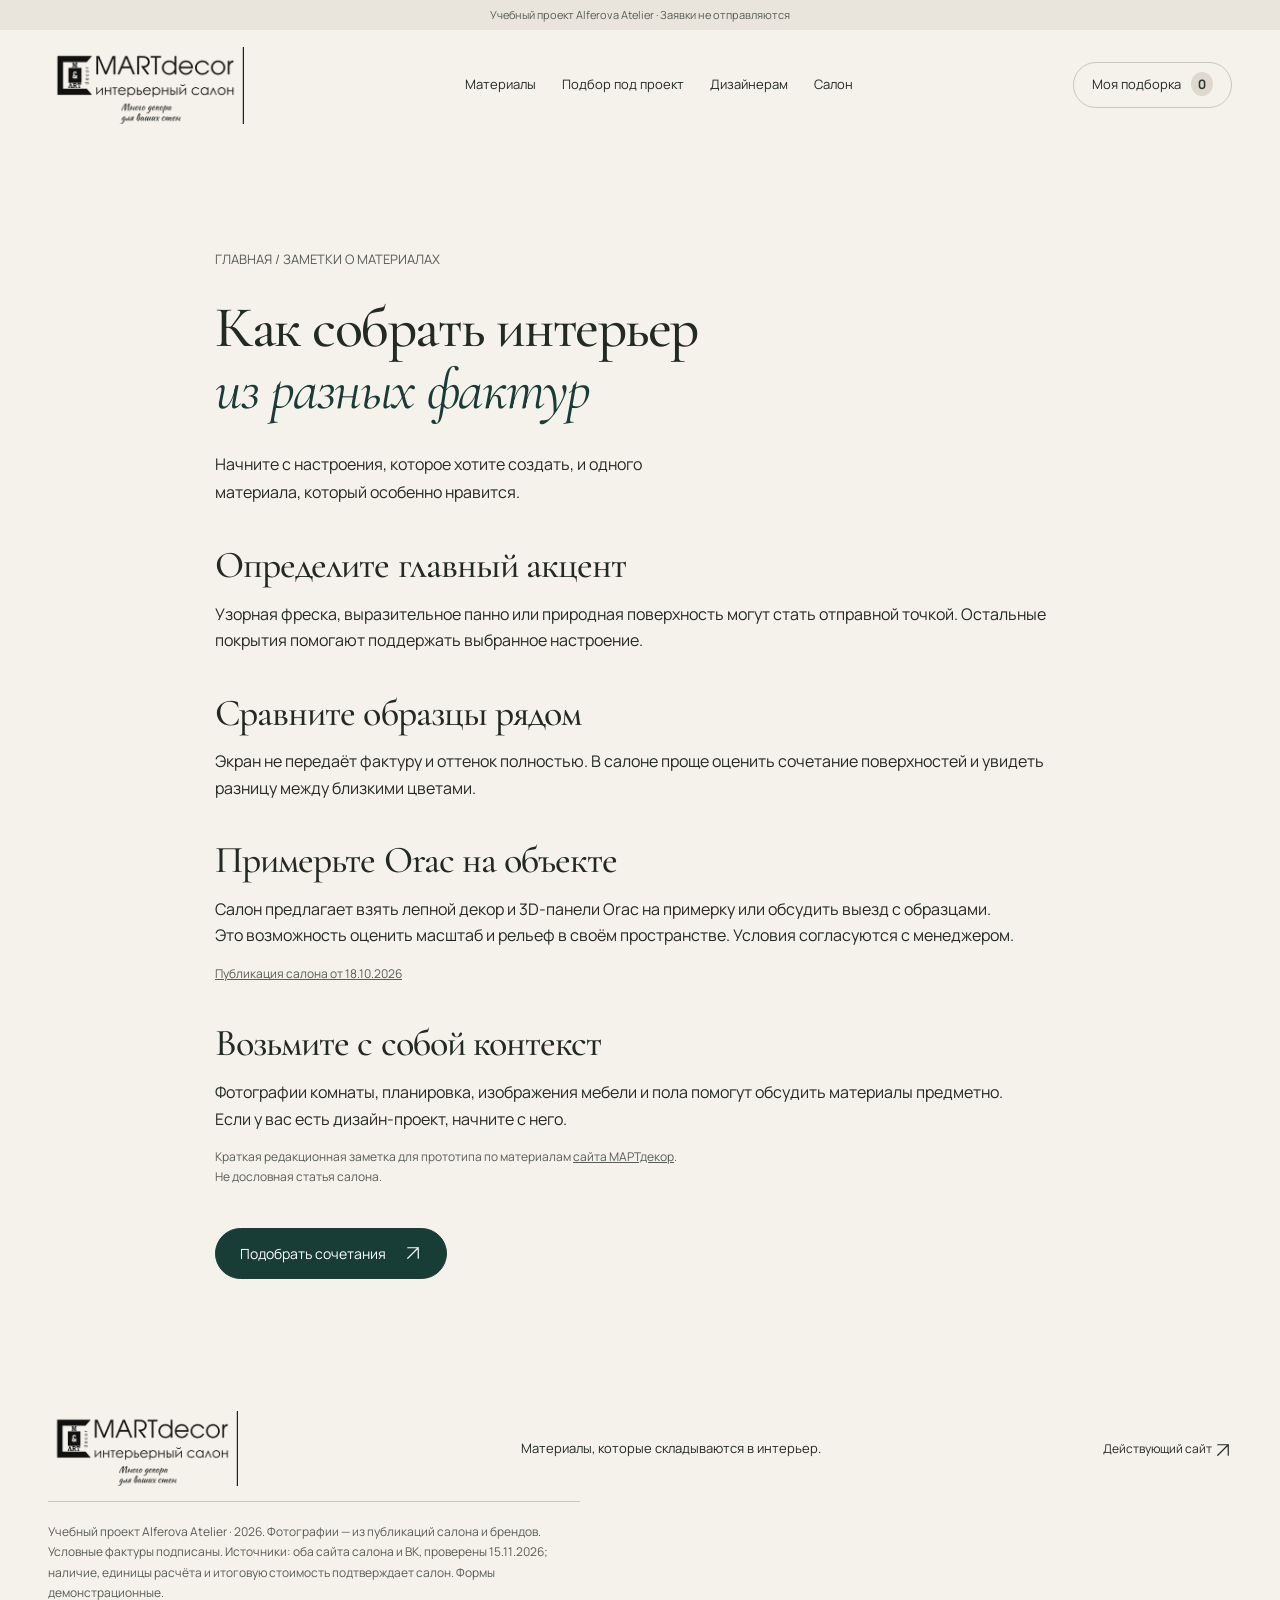
<file: martdecor/article.html>
<!doctype html><html lang="ru"><head><meta charset="utf-8"><meta name="theme-color" content="#f5f2eb"><meta name="viewport" content="width=device-width,initial-scale=1"><meta name="robots" content="noindex,nofollow"><title>Как сочетать фактуры — МАРТдекор</title><link rel="stylesheet" href="css/style.css"><link rel="stylesheet" href="fonts/manrope.css"><link rel="stylesheet" href="css/redesign.css"><link rel="preload" href="fonts/cormorant.ttf" as="font" type="font/ttf" crossorigin><link rel="stylesheet" href="css/material-stories.css"></head><body><a class="skip-link" href="#content">К содержанию</a><div class="demo">Учебный проект Alferova Atelier · Заявки не отправляются</div><header class="header wrap"><a class="logo" href="index.html" aria-label="МАРТдекор — главная"><img src="images/ms-logo.webp" width="2284" height="900" alt="МАРТдекор — интерьерный салон"></a><nav id="main-nav" aria-label="Основная навигация"><a href="catalog.html">Материалы</a><a href="index.html#approach">Подбор под&nbsp;проект</a><a href="index.html#designers">Дизайнерам</a><a href="index.html#contacts">Салон</a></nav><button class="shortlist-button" data-list>Моя подборка <b class="count">0</b></button><button class="menu-toggle" type="button" aria-expanded="false" aria-controls="main-nav" aria-label="Открыть меню"><svg width="24" height="24" viewBox="0 0 24 24" fill="none" stroke="currentColor" stroke-width="1.5" aria-hidden="true"><path d="M3 7h18M3 12h18M3 17h18"/></svg></button></header><main id="content"><article class="section wrap prose"><p class="breadcrumbs"><a href="index.html">ГЛАВНАЯ</a> / ЗАМЕТКИ О&nbsp;МАТЕРИАЛАХ</p><h1 class="page-title">Как&nbsp;собрать интерьер<br><em>из&nbsp;разных фактур</em></h1><p class="intro">Начните с&nbsp;настроения, которое хотите создать, и&nbsp;одного материала, который особенно нравится.</p><h2>Определите главный акцент</h2><p>Узорная фреска, выразительное панно или&nbsp;природная поверхность могут стать отправной точкой. Остальные покрытия помогают поддержать выбранное настроение.</p><h2>Сравните образцы рядом</h2><p>Экран не&nbsp;передаёт фактуру и&nbsp;оттенок полностью. В&nbsp;салоне проще оценить сочетание поверхностей и&nbsp;увидеть разницу между&nbsp;близкими цветами.</p><h2>Примерьте Orac на&nbsp;объекте</h2><p>Салон предлагает взять лепной декор и&nbsp;3D-панели Orac на&nbsp;примерку или&nbsp;обсудить выезд с&nbsp;образцами. Это&nbsp;возможность оценить масштаб и&nbsp;рельеф в&nbsp;своём пространстве. Условия согласуются с&nbsp;менеджером.</p><p class="fine"><a href="https://vk.ru/wall-53471837_7663" target="_blank" rel="noopener">Публикация салона от&nbsp;18.10.2026</a></p><h2>Возьмите с&nbsp;собой контекст</h2><p>Фотографии комнаты, планировка, изображения мебели и&nbsp;пола помогут обсудить материалы предметно. Если&nbsp;у&nbsp;вас есть дизайн-проект, начните с&nbsp;него.</p><p class="fine">Краткая редакционная заметка для&nbsp;прототипа по&nbsp;материалам <a href="https://martdecor.online/" target="_blank" rel="noopener">сайта МАРТдекор</a>. Не&nbsp;дословная статья салона.</p><button class="btn" data-request="Подобрать сочетания материалов">Подобрать сочетания <svg class="icon" width="18" height="18" viewBox="0 0 24 24" fill="none" stroke="currentColor" stroke-width="1.6" stroke-linecap="round" stroke-linejoin="round" aria-hidden="true"><path d="M5 19 19 5M5 5h14v14"/></svg></button></article></main><footer class="wrap"><div class="foot"><a class="logo" href="index.html"><img src="images/ms-logo.webp" width="2284" height="900" alt="МАРТдекор — интерьерный салон"></a><p>Материалы, которые складываются в&nbsp;интерьер.</p><a href="https://martdecor.online/" target="_blank" rel="noopener">Действующий сайт <svg class="icon" width="18" height="18" viewBox="0 0 24 24" fill="none" stroke="currentColor" stroke-width="1.6" stroke-linecap="round" stroke-linejoin="round" aria-hidden="true"><path d="M5 19 19 5M5 5h14v14"/></svg></a></div><p class="fine">Учебный проект Alferova Atelier · 2026. Фотографии — из публикаций салона и брендов. Условные фактуры подписаны. Источники: оба сайта салона и&nbsp;ВК, проверены 15.11.2026; наличие, единицы расчёта и&nbsp;итоговую стоимость подтверждает салон. Формы демонстрационные.</p></footer><dialog id="list-dialog"><button class="close" data-close aria-label="Закрыть"><svg class="icon" width="18" height="18" viewBox="0 0 24 24" fill="none" stroke="currentColor" stroke-width="1.6" stroke-linecap="round" stroke-linejoin="round" aria-hidden="true"><path d="m6 6 12 12M18 6 6 18"/></svg></button><h2>Моя подборка</h2><div id="list-items"></div><p class="fine">Подборка сохраняется в&nbsp;этом браузере. Это&nbsp;не&nbsp;заказ и&nbsp;не&nbsp;резерв товара.</p><button class="btn" data-request="Обсудить подборку">Обсудить с&nbsp;менеджером <svg class="icon" width="18" height="18" viewBox="0 0 24 24" fill="none" stroke="currentColor" stroke-width="1.6" stroke-linecap="round" stroke-linejoin="round" aria-hidden="true"><path d="M5 19 19 5M5 5h14v14"/></svg></button></dialog><dialog id="request-dialog"><button class="close" data-close aria-label="Закрыть"><svg class="icon" width="18" height="18" viewBox="0 0 24 24" fill="none" stroke="currentColor" stroke-width="1.6" stroke-linecap="round" stroke-linejoin="round" aria-hidden="true"><path d="m6 6 12 12M18 6 6 18"/></svg></button><h2 id="request-title">Подобрать материалы</h2><p class="fine">Демо-форма. Можно проверить сценарий с&nbsp;вымышленными данными&nbsp;— ничего не&nbsp;отправляется.</p><p id="request-selection" class="fine"></p><form id="request-form"><label>Как&nbsp;к&nbsp;вам обращаться<input name="name" autocomplete="name" required placeholder="Ваше имя" maxlength="80"></label><label>Телефон<input name="phone" autocomplete="tel" inputmode="tel" type="tel" required minlength="10" maxlength="20" placeholder="+7 (___) ___-__-__"></label><label>Что&nbsp;планируете?<select name="task"><option>Подбор материалов для&nbsp;комнаты</option><option>Комплектация по&nbsp;дизайн-проекту</option><option>Уточнение цены и&nbsp;наличия</option><option>Сотрудничество с&nbsp;дизайнером</option><option value="samples">Примерка Orac / выезд с&nbsp;образцами</option></select></label><button class="btn" type="submit">Проверить заявку <svg class="icon" width="18" height="18" viewBox="0 0 24 24" fill="none" stroke="currentColor" stroke-width="1.6" stroke-linecap="round" stroke-linejoin="round" aria-hidden="true"><path d="M4 12h16m-6-6 6 6-6 6"/></svg></button></form><div id="success" hidden><h3>Сценарий пройден</h3><p>В&nbsp;готовом сайте заявка поступит менеджеру. Сейчас данные никуда не&nbsp;отправлены.</p><a class="text-link" href="https://martdecor.online/contact-us/" target="_blank" rel="noopener">Открыть контакты салона <svg class="icon" width="18" height="18" viewBox="0 0 24 24" fill="none" stroke="currentColor" stroke-width="1.6" stroke-linecap="round" stroke-linejoin="round" aria-hidden="true"><path d="M5 19 19 5M5 5h14v14"/></svg></a></div></dialog><div id="toast" role="status"></div><script src="js/data.js"></script><script src="js/main.js"></script></body></html>
</file>
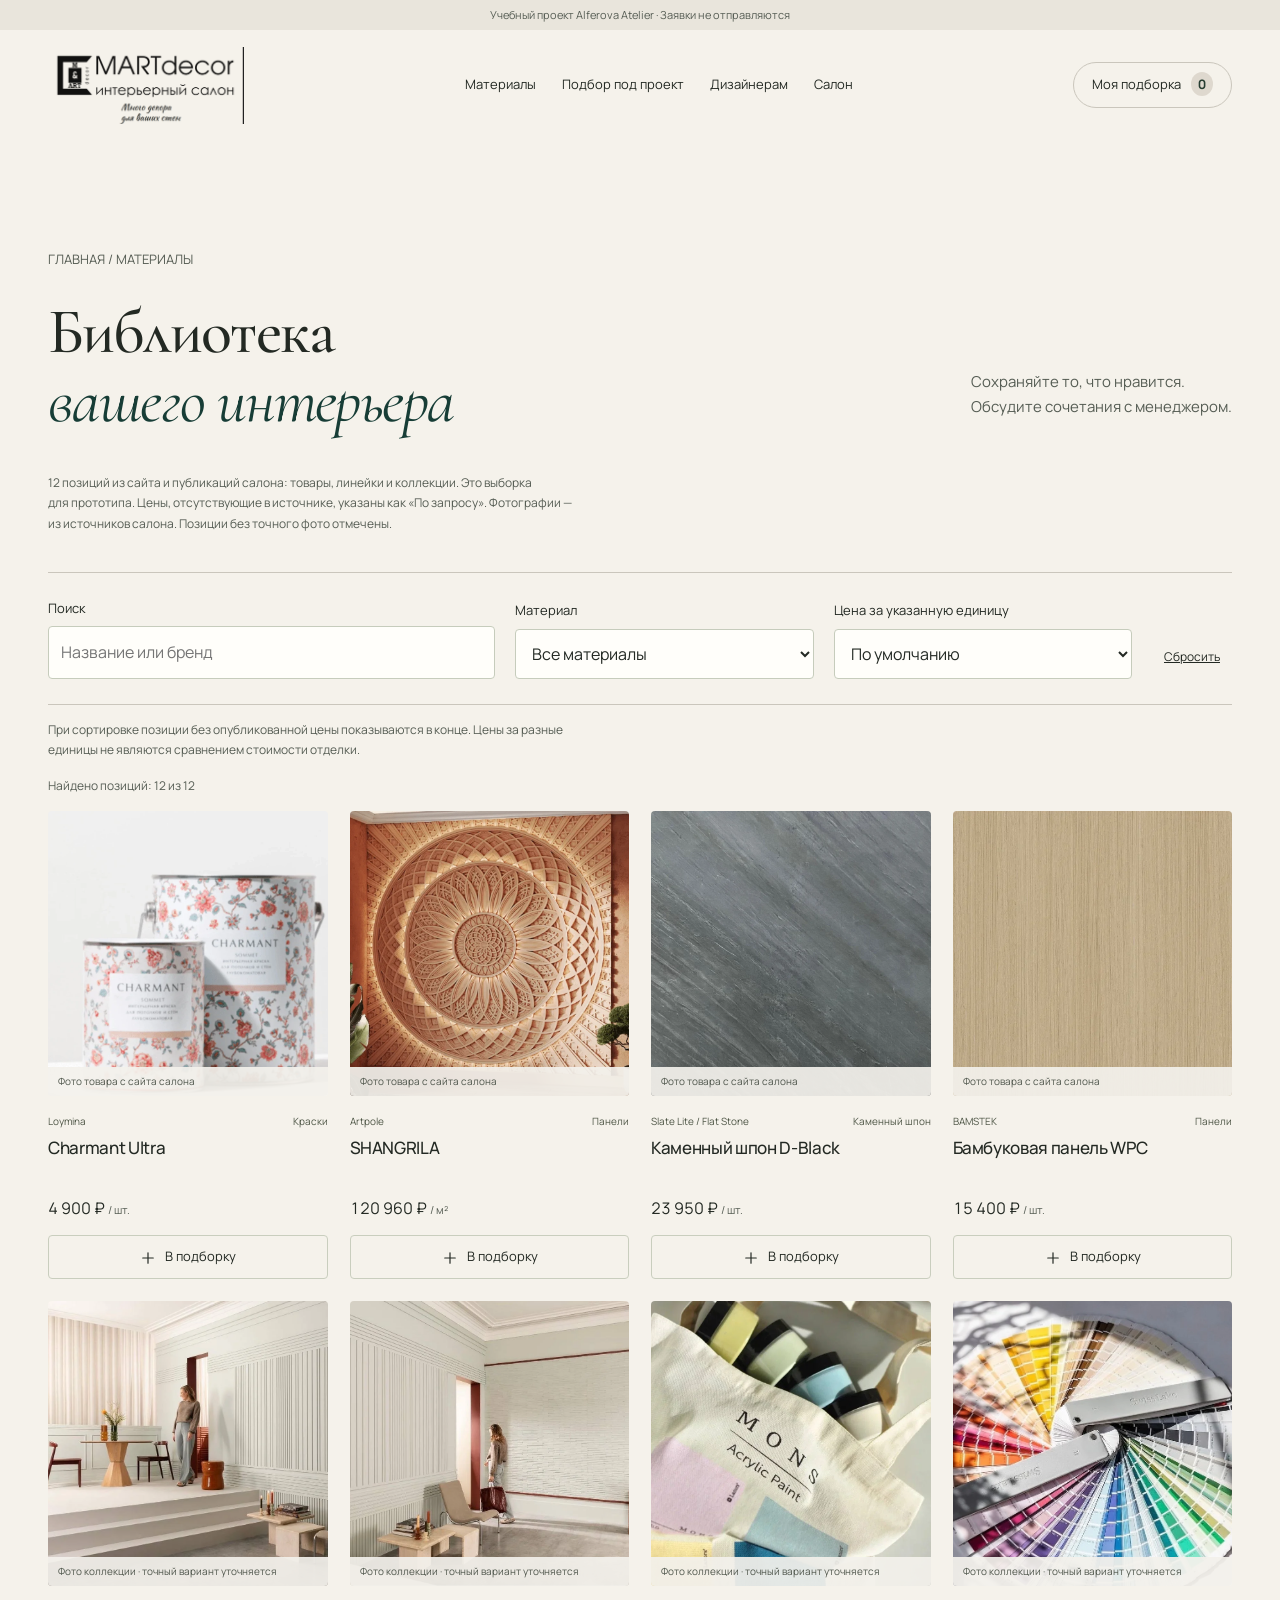
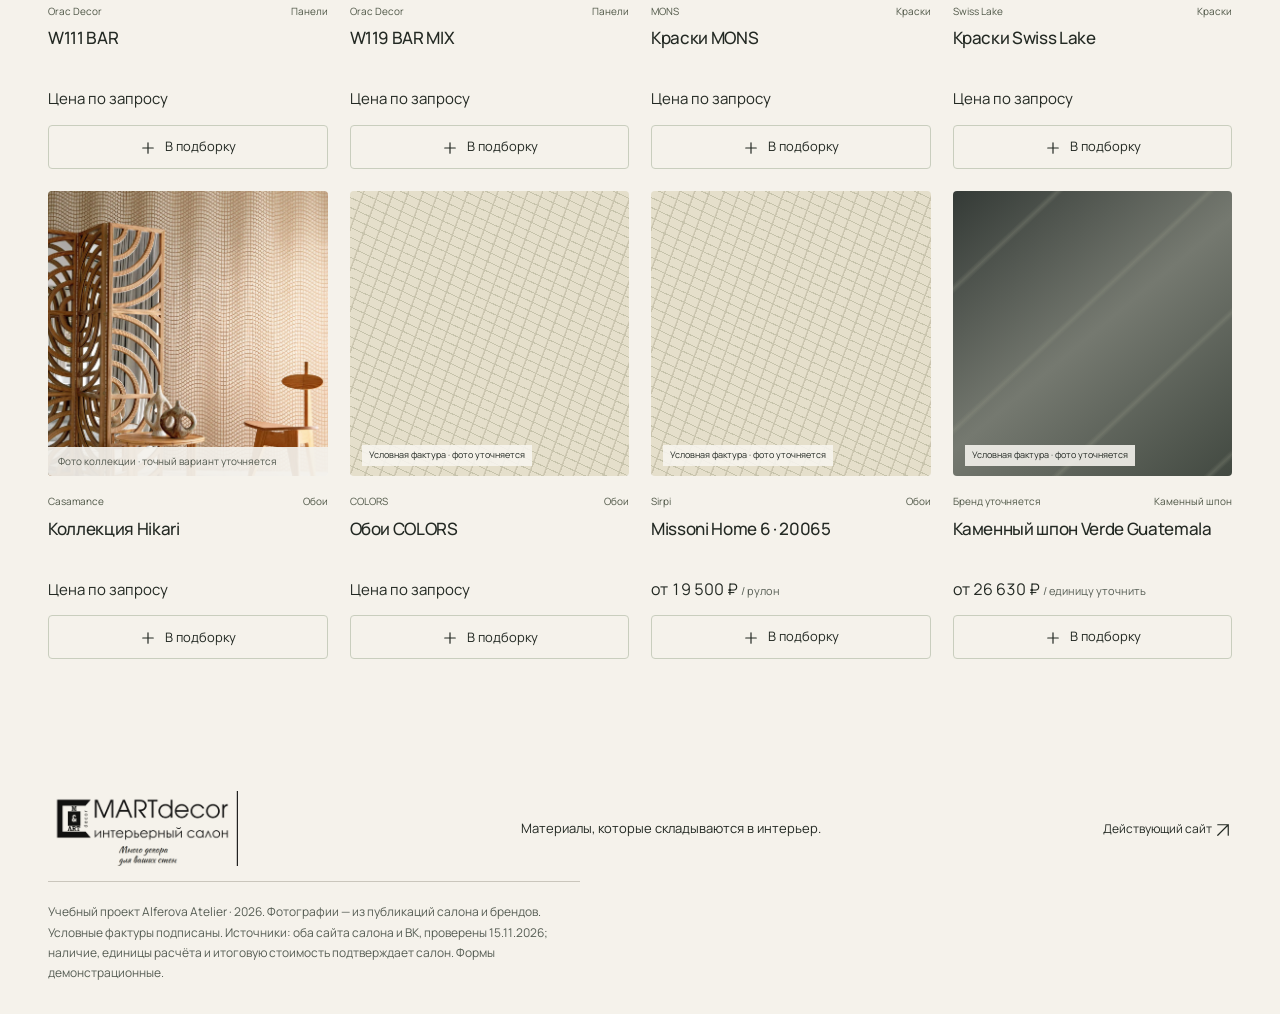
<file: martdecor/catalog.html>
<!doctype html><html lang="ru"><head><meta charset="utf-8"><meta name="theme-color" content="#f5f2eb"><meta name="viewport" content="width=device-width,initial-scale=1"><meta name="robots" content="noindex,nofollow"><title>Каталог материалов — МАРТдекор</title><link rel="stylesheet" href="css/style.css"><link rel="stylesheet" href="fonts/manrope.css"><link rel="stylesheet" href="css/redesign.css"><link rel="preload" href="fonts/cormorant.ttf" as="font" type="font/ttf" crossorigin><link rel="stylesheet" href="css/material-stories.css"></head><body><a class="skip-link" href="#content">К содержанию</a><div class="demo">Учебный проект Alferova Atelier · Заявки не отправляются</div><header class="header wrap"><a class="logo" href="index.html" aria-label="МАРТдекор — главная"><img src="images/ms-logo.webp" width="2284" height="900" alt="МАРТдекор — интерьерный салон"></a><nav id="main-nav" aria-label="Основная навигация"><a href="catalog.html">Материалы</a><a href="index.html#approach">Подбор под&nbsp;проект</a><a href="index.html#designers">Дизайнерам</a><a href="index.html#contacts">Салон</a></nav><button class="shortlist-button" data-list>Моя подборка <b class="count">0</b></button><button class="menu-toggle" type="button" aria-expanded="false" aria-controls="main-nav" aria-label="Открыть меню"><svg width="24" height="24" viewBox="0 0 24 24" fill="none" stroke="currentColor" stroke-width="1.5" aria-hidden="true"><path d="M3 7h18M3 12h18M3 17h18"/></svg></button></header><main id="content"><section class="section wrap"><p class="breadcrumbs"><a href="index.html">ГЛАВНАЯ</a> / МАТЕРИАЛЫ</p><div class="section-head"><div><h1 class="page-title">Библиотека<br><em>вашего интерьера</em></h1></div><p>Сохраняйте то,&nbsp;что&nbsp;нравится.<br>Обсудите сочетания с&nbsp;менеджером.</p></div><p class="fine">12 позиций из&nbsp;сайта и&nbsp;публикаций салона: товары, линейки и&nbsp;коллекции. Это&nbsp;выборка для&nbsp;прототипа. Цены, отсутствующие в&nbsp;источнике, указаны как&nbsp;«По&nbsp;запросу». Фотографии — из источников салона. Позиции без точного фото отмечены.</p><div class="filters"><label>Поиск<input id="search" name="search" autocomplete="off" type="search" placeholder="Название или бренд"></label><label>Материал<select id="category"><option value="">Все&nbsp;материалы</option><option>Краски</option><option>Панели</option><option>Каменный шпон</option><option>Обои</option></select></label><label>Цена за&nbsp;указанную единицу<select id="sort"><option value="default">По&nbsp;умолчанию</option><option value="asc">По&nbsp;возрастанию</option><option value="desc">По&nbsp;убыванию</option></select></label><button class="reset" id="reset">Сбросить</button></div><p class="fine">При&nbsp;сортировке позиции без&nbsp;опубликованной цены показываются в&nbsp;конце. Цены за&nbsp;разные единицы не&nbsp;являются сравнением стоимости отделки.</p><p id="results" aria-live="polite" class="fine" aria-live="polite"></p><div id="catalog-products" class="products"></div><div id="empty" hidden><h2>Ничего не&nbsp;найдено</h2><p>Попробуйте другое название или&nbsp;сбросьте фильтры.</p></div></section></main><footer class="wrap"><div class="foot"><a class="logo" href="index.html"><img src="images/ms-logo.webp" width="2284" height="900" alt="МАРТдекор — интерьерный салон"></a><p>Материалы, которые складываются в&nbsp;интерьер.</p><a href="https://martdecor.online/" target="_blank" rel="noopener">Действующий сайт <svg class="icon" width="18" height="18" viewBox="0 0 24 24" fill="none" stroke="currentColor" stroke-width="1.6" stroke-linecap="round" stroke-linejoin="round" aria-hidden="true"><path d="M5 19 19 5M5 5h14v14"/></svg></a></div><p class="fine">Учебный проект Alferova Atelier · 2026. Фотографии — из публикаций салона и брендов. Условные фактуры подписаны. Источники: оба сайта салона и&nbsp;ВК, проверены 15.11.2026; наличие, единицы расчёта и&nbsp;итоговую стоимость подтверждает салон. Формы демонстрационные.</p></footer><dialog id="list-dialog"><button class="close" data-close aria-label="Закрыть"><svg class="icon" width="18" height="18" viewBox="0 0 24 24" fill="none" stroke="currentColor" stroke-width="1.6" stroke-linecap="round" stroke-linejoin="round" aria-hidden="true"><path d="m6 6 12 12M18 6 6 18"/></svg></button><h2>Моя подборка</h2><div id="list-items"></div><p class="fine">Подборка сохраняется в&nbsp;этом браузере. Это&nbsp;не&nbsp;заказ и&nbsp;не&nbsp;резерв товара.</p><button class="btn" data-request="Обсудить подборку">Обсудить с&nbsp;менеджером <svg class="icon" width="18" height="18" viewBox="0 0 24 24" fill="none" stroke="currentColor" stroke-width="1.6" stroke-linecap="round" stroke-linejoin="round" aria-hidden="true"><path d="M5 19 19 5M5 5h14v14"/></svg></button></dialog><dialog id="request-dialog"><button class="close" data-close aria-label="Закрыть"><svg class="icon" width="18" height="18" viewBox="0 0 24 24" fill="none" stroke="currentColor" stroke-width="1.6" stroke-linecap="round" stroke-linejoin="round" aria-hidden="true"><path d="m6 6 12 12M18 6 6 18"/></svg></button><h2 id="request-title">Подобрать материалы</h2><p class="fine">Демо-форма. Можно проверить сценарий с&nbsp;вымышленными данными&nbsp;— ничего не&nbsp;отправляется.</p><p id="request-selection" class="fine"></p><form id="request-form"><label>Как&nbsp;к&nbsp;вам обращаться<input name="name" autocomplete="name" required placeholder="Ваше имя" maxlength="80"></label><label>Телефон<input name="phone" autocomplete="tel" inputmode="tel" type="tel" required minlength="10" maxlength="20" placeholder="+7 (___) ___-__-__"></label><label>Что&nbsp;планируете?<select name="task"><option>Подбор материалов для&nbsp;комнаты</option><option>Комплектация по&nbsp;дизайн-проекту</option><option>Уточнение цены и&nbsp;наличия</option><option>Сотрудничество с&nbsp;дизайнером</option><option value="samples">Примерка Orac / выезд с&nbsp;образцами</option></select></label><button class="btn" type="submit">Проверить заявку <svg class="icon" width="18" height="18" viewBox="0 0 24 24" fill="none" stroke="currentColor" stroke-width="1.6" stroke-linecap="round" stroke-linejoin="round" aria-hidden="true"><path d="M4 12h16m-6-6 6 6-6 6"/></svg></button></form><div id="success" hidden><h3>Сценарий пройден</h3><p>В&nbsp;готовом сайте заявка поступит менеджеру. Сейчас данные никуда не&nbsp;отправлены.</p><a class="text-link" href="https://martdecor.online/contact-us/" target="_blank" rel="noopener">Открыть контакты салона <svg class="icon" width="18" height="18" viewBox="0 0 24 24" fill="none" stroke="currentColor" stroke-width="1.6" stroke-linecap="round" stroke-linejoin="round" aria-hidden="true"><path d="M5 19 19 5M5 5h14v14"/></svg></a></div></dialog><div id="toast" role="status"></div><script src="js/data.js"></script><script src="js/main.js"></script></body></html>
</file>
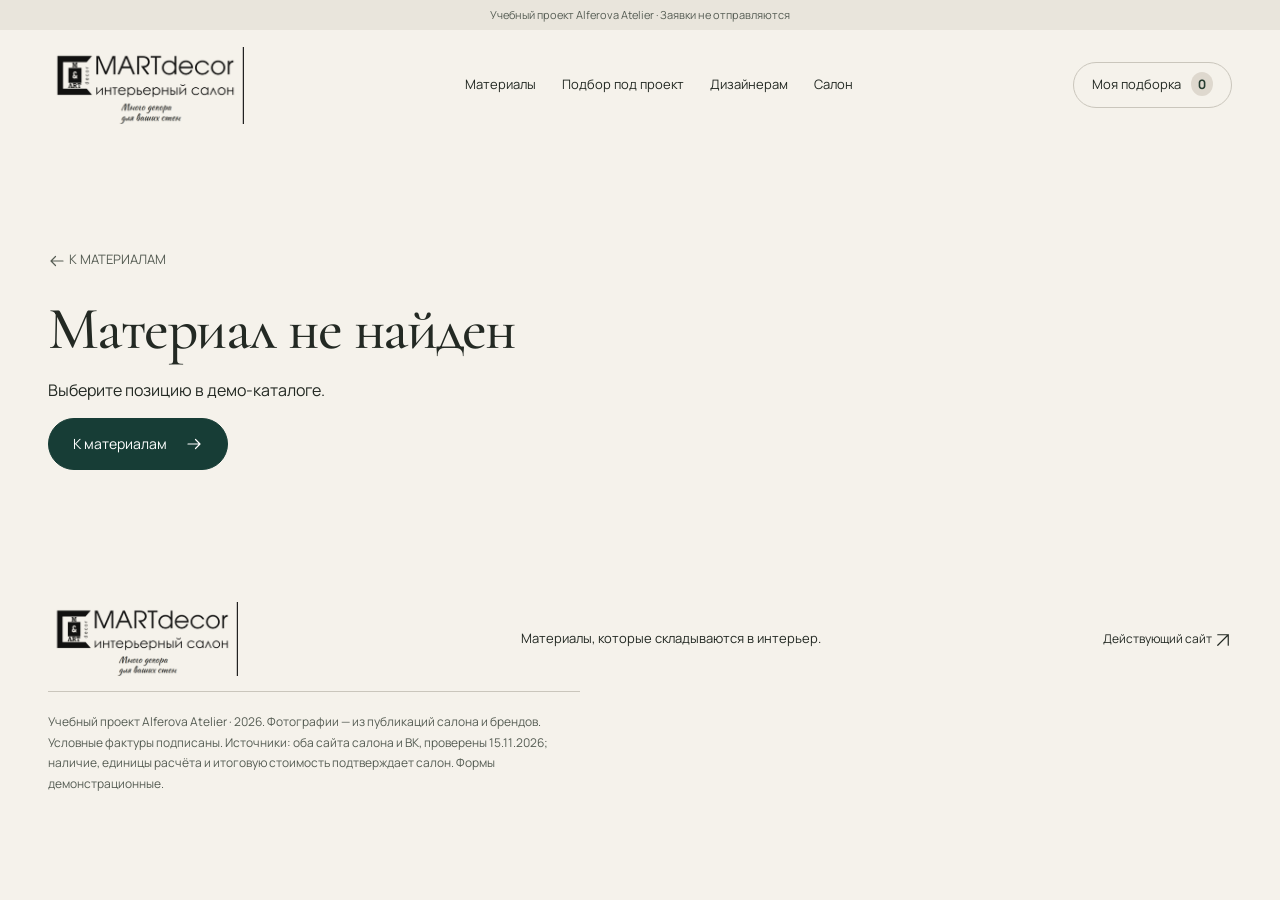
<file: martdecor/item.html>
<!doctype html><html lang="ru"><head><meta charset="utf-8"><meta name="theme-color" content="#f5f2eb"><meta name="viewport" content="width=device-width,initial-scale=1"><meta name="robots" content="noindex,nofollow"><title>Карточка материала — МАРТдекор</title><link rel="stylesheet" href="css/style.css"><link rel="stylesheet" href="fonts/manrope.css"><link rel="stylesheet" href="css/redesign.css"><link rel="preload" href="fonts/cormorant.ttf" as="font" type="font/ttf" crossorigin><link rel="stylesheet" href="css/material-stories.css"></head><body><a class="skip-link" href="#content">К содержанию</a><div class="demo">Учебный проект Alferova Atelier · Заявки не отправляются</div><header class="header wrap"><a class="logo" href="index.html" aria-label="МАРТдекор — главная"><img src="images/ms-logo.webp" width="2284" height="900" alt="МАРТдекор — интерьерный салон"></a><nav id="main-nav" aria-label="Основная навигация"><a href="catalog.html">Материалы</a><a href="index.html#approach">Подбор под&nbsp;проект</a><a href="index.html#designers">Дизайнерам</a><a href="index.html#contacts">Салон</a></nav><button class="shortlist-button" data-list>Моя подборка <b class="count">0</b></button><button class="menu-toggle" type="button" aria-expanded="false" aria-controls="main-nav" aria-label="Открыть меню"><svg width="24" height="24" viewBox="0 0 24 24" fill="none" stroke="currentColor" stroke-width="1.5" aria-hidden="true"><path d="M3 7h18M3 12h18M3 17h18"/></svg></button></header><main id="content"><section class="section wrap"><p class="breadcrumbs"><a href="catalog.html"><svg class="icon" width="18" height="18" viewBox="0 0 24 24" fill="none" stroke="currentColor" stroke-width="1.6" stroke-linecap="round" stroke-linejoin="round" aria-hidden="true"><path d="M20 12H4m6-6-6 6 6 6"/></svg> К&nbsp;МАТЕРИАЛАМ</a></p><div id="item"></div></section></main><footer class="wrap"><div class="foot"><a class="logo" href="index.html"><img src="images/ms-logo.webp" width="2284" height="900" alt="МАРТдекор — интерьерный салон"></a><p>Материалы, которые складываются в&nbsp;интерьер.</p><a href="https://martdecor.online/" target="_blank" rel="noopener">Действующий сайт <svg class="icon" width="18" height="18" viewBox="0 0 24 24" fill="none" stroke="currentColor" stroke-width="1.6" stroke-linecap="round" stroke-linejoin="round" aria-hidden="true"><path d="M5 19 19 5M5 5h14v14"/></svg></a></div><p class="fine">Учебный проект Alferova Atelier · 2026. Фотографии — из публикаций салона и брендов. Условные фактуры подписаны. Источники: оба сайта салона и&nbsp;ВК, проверены 15.11.2026; наличие, единицы расчёта и&nbsp;итоговую стоимость подтверждает салон. Формы демонстрационные.</p></footer><dialog id="list-dialog"><button class="close" data-close aria-label="Закрыть"><svg class="icon" width="18" height="18" viewBox="0 0 24 24" fill="none" stroke="currentColor" stroke-width="1.6" stroke-linecap="round" stroke-linejoin="round" aria-hidden="true"><path d="m6 6 12 12M18 6 6 18"/></svg></button><h2>Моя подборка</h2><div id="list-items"></div><p class="fine">Подборка сохраняется в&nbsp;этом браузере. Это&nbsp;не&nbsp;заказ и&nbsp;не&nbsp;резерв товара.</p><button class="btn" data-request="Обсудить подборку">Обсудить с&nbsp;менеджером <svg class="icon" width="18" height="18" viewBox="0 0 24 24" fill="none" stroke="currentColor" stroke-width="1.6" stroke-linecap="round" stroke-linejoin="round" aria-hidden="true"><path d="M5 19 19 5M5 5h14v14"/></svg></button></dialog><dialog id="request-dialog"><button class="close" data-close aria-label="Закрыть"><svg class="icon" width="18" height="18" viewBox="0 0 24 24" fill="none" stroke="currentColor" stroke-width="1.6" stroke-linecap="round" stroke-linejoin="round" aria-hidden="true"><path d="m6 6 12 12M18 6 6 18"/></svg></button><h2 id="request-title">Подобрать материалы</h2><p class="fine">Демо-форма. Можно проверить сценарий с&nbsp;вымышленными данными&nbsp;— ничего не&nbsp;отправляется.</p><p id="request-selection" class="fine"></p><form id="request-form"><label>Как&nbsp;к&nbsp;вам обращаться<input name="name" autocomplete="name" required placeholder="Ваше имя" maxlength="80"></label><label>Телефон<input name="phone" autocomplete="tel" inputmode="tel" type="tel" required minlength="10" maxlength="20" placeholder="+7 (___) ___-__-__"></label><label>Что&nbsp;планируете?<select name="task"><option>Подбор материалов для&nbsp;комнаты</option><option>Комплектация по&nbsp;дизайн-проекту</option><option>Уточнение цены и&nbsp;наличия</option><option>Сотрудничество с&nbsp;дизайнером</option><option value="samples">Примерка Orac / выезд с&nbsp;образцами</option></select></label><button class="btn" type="submit">Проверить заявку <svg class="icon" width="18" height="18" viewBox="0 0 24 24" fill="none" stroke="currentColor" stroke-width="1.6" stroke-linecap="round" stroke-linejoin="round" aria-hidden="true"><path d="M4 12h16m-6-6 6 6-6 6"/></svg></button></form><div id="success" hidden><h3>Сценарий пройден</h3><p>В&nbsp;готовом сайте заявка поступит менеджеру. Сейчас данные никуда не&nbsp;отправлены.</p><a class="text-link" href="https://martdecor.online/contact-us/" target="_blank" rel="noopener">Открыть контакты салона <svg class="icon" width="18" height="18" viewBox="0 0 24 24" fill="none" stroke="currentColor" stroke-width="1.6" stroke-linecap="round" stroke-linejoin="round" aria-hidden="true"><path d="M5 19 19 5M5 5h14v14"/></svg></a></div></dialog><div id="toast" role="status"></div><script src="js/data.js"></script><script src="js/main.js"></script></body></html>
</file>
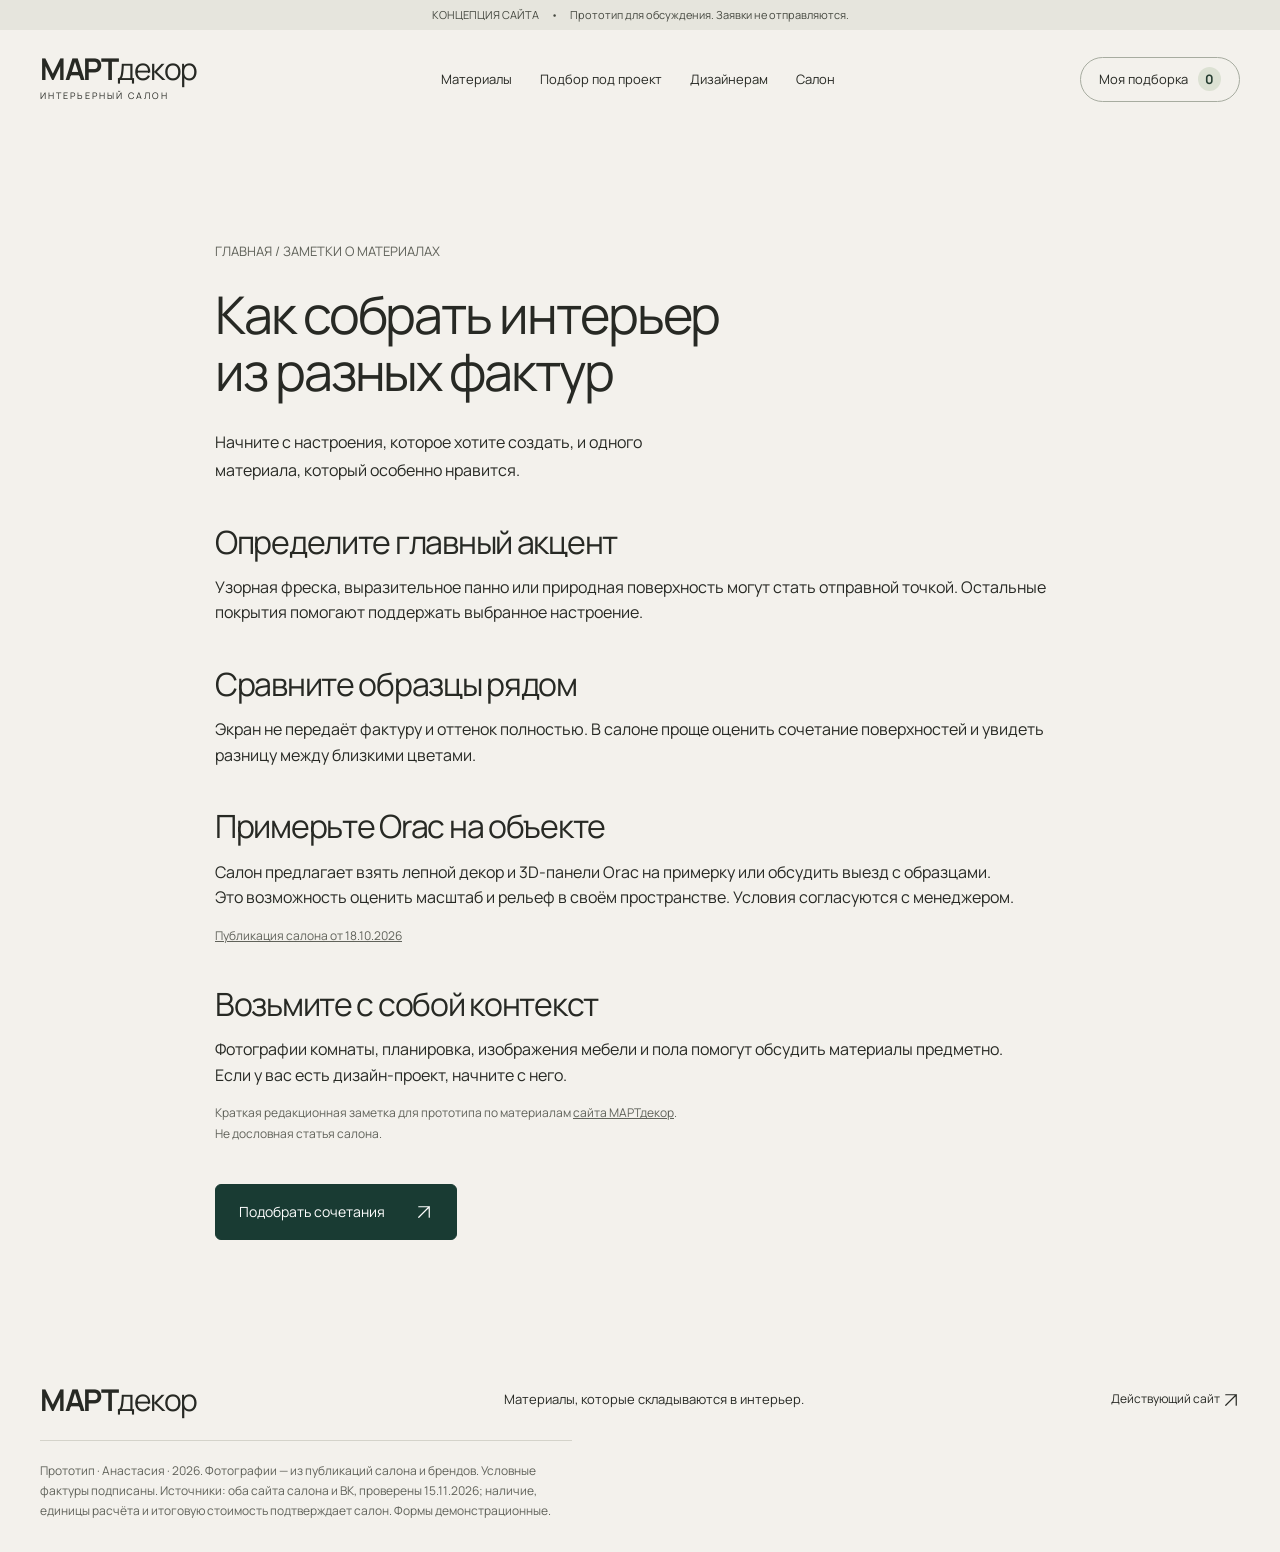
<file: martdecor/previous/article.html>
<!doctype html><html lang="ru"><head><meta charset="utf-8"><meta name="viewport" content="width=device-width,initial-scale=1"><meta name="robots" content="noindex,nofollow"><title>Как сочетать фактуры — МАРТдекор</title><link rel="stylesheet" href="css/style.css"><link rel="stylesheet" href="fonts/manrope.css"><link rel="stylesheet" href="css/redesign.css"></head><body><div class="demo">КОНЦЕПЦИЯ САЙТА <span>•</span> Прототип для&nbsp;обсуждения. Заявки не&nbsp;отправляются.</div><header class="header wrap"><a class="logo" href="index.html" aria-label="МАРТдекор — главная">МАРТ<span>декор</span><small>ИНТЕРЬЕРНЫЙ САЛОН</small></a><nav aria-label="Основная навигация"><a href="catalog.html">Материалы</a><a href="index.html#approach">Подбор под&nbsp;проект</a><a href="index.html#designers">Дизайнерам</a><a href="index.html#contacts">Салон</a></nav><button class="shortlist-button" data-list>Моя подборка <b class="count">0</b></button></header><main><article class="section wrap prose"><p class="breadcrumbs"><a href="index.html">ГЛАВНАЯ</a> / ЗАМЕТКИ О&nbsp;МАТЕРИАЛАХ</p><h1 class="page-title">Как&nbsp;собрать интерьер<br><em>из&nbsp;разных фактур</em></h1><p class="intro">Начните с&nbsp;настроения, которое хотите создать, и&nbsp;одного материала, который особенно нравится.</p><h2>Определите главный акцент</h2><p>Узорная фреска, выразительное панно или&nbsp;природная поверхность могут стать отправной точкой. Остальные покрытия помогают поддержать выбранное настроение.</p><h2>Сравните образцы рядом</h2><p>Экран не&nbsp;передаёт фактуру и&nbsp;оттенок полностью. В&nbsp;салоне проще оценить сочетание поверхностей и&nbsp;увидеть разницу между&nbsp;близкими цветами.</p><h2>Примерьте Orac на&nbsp;объекте</h2><p>Салон предлагает взять лепной декор и&nbsp;3D-панели Orac на&nbsp;примерку или&nbsp;обсудить выезд с&nbsp;образцами. Это&nbsp;возможность оценить масштаб и&nbsp;рельеф в&nbsp;своём пространстве. Условия согласуются с&nbsp;менеджером.</p><p class="fine"><a href="https://vk.ru/wall-53471837_7663" target="_blank" rel="noopener">Публикация салона от&nbsp;18.10.2026</a></p><h2>Возьмите с&nbsp;собой контекст</h2><p>Фотографии комнаты, планировка, изображения мебели и&nbsp;пола помогут обсудить материалы предметно. Если&nbsp;у&nbsp;вас есть дизайн-проект, начните с&nbsp;него.</p><p class="fine">Краткая редакционная заметка для&nbsp;прототипа по&nbsp;материалам <a href="https://martdecor.online/" target="_blank" rel="noopener">сайта МАРТдекор</a>. Не&nbsp;дословная статья салона.</p><button class="btn" data-request="Подобрать сочетания материалов">Подобрать сочетания <svg class="icon" width="18" height="18" viewBox="0 0 24 24" fill="none" stroke="currentColor" stroke-width="1.6" stroke-linecap="round" stroke-linejoin="round" aria-hidden="true"><path d="M5 19 19 5M5 5h14v14"/></svg></button></article></main><footer class="wrap"><div class="foot"><a class="logo" href="index.html">МАРТ<span>декор</span></a><p>Материалы, которые складываются в&nbsp;интерьер.</p><a href="https://martdecor.online/" target="_blank" rel="noopener">Действующий сайт <svg class="icon" width="18" height="18" viewBox="0 0 24 24" fill="none" stroke="currentColor" stroke-width="1.6" stroke-linecap="round" stroke-linejoin="round" aria-hidden="true"><path d="M5 19 19 5M5 5h14v14"/></svg></a></div><p class="fine">Прототип · Анастасия · 2026. Фотографии — из публикаций салона и брендов. Условные фактуры подписаны. Источники: оба сайта салона и&nbsp;ВК, проверены 15.11.2026; наличие, единицы расчёта и&nbsp;итоговую стоимость подтверждает салон. Формы демонстрационные.</p></footer><dialog id="list-dialog"><button class="close" data-close aria-label="Закрыть"><svg class="icon" width="18" height="18" viewBox="0 0 24 24" fill="none" stroke="currentColor" stroke-width="1.6" stroke-linecap="round" stroke-linejoin="round" aria-hidden="true"><path d="m6 6 12 12M18 6 6 18"/></svg></button><h2>Моя подборка</h2><div id="list-items"></div><p class="fine">Подборка сохраняется в&nbsp;этом браузере. Это&nbsp;не&nbsp;заказ и&nbsp;не&nbsp;резерв товара.</p><button class="btn" data-request="Обсудить подборку">Обсудить с&nbsp;менеджером <svg class="icon" width="18" height="18" viewBox="0 0 24 24" fill="none" stroke="currentColor" stroke-width="1.6" stroke-linecap="round" stroke-linejoin="round" aria-hidden="true"><path d="M5 19 19 5M5 5h14v14"/></svg></button></dialog><dialog id="request-dialog"><button class="close" data-close aria-label="Закрыть"><svg class="icon" width="18" height="18" viewBox="0 0 24 24" fill="none" stroke="currentColor" stroke-width="1.6" stroke-linecap="round" stroke-linejoin="round" aria-hidden="true"><path d="m6 6 12 12M18 6 6 18"/></svg></button><h2 id="request-title">Подобрать материалы</h2><p class="fine">Демо-форма. Можно проверить сценарий с&nbsp;вымышленными данными&nbsp;— ничего не&nbsp;отправляется.</p><p id="request-selection" class="fine"></p><form id="request-form"><label>Как&nbsp;к&nbsp;вам обращаться<input name="name" required placeholder="Ваше имя" maxlength="80"></label><label>Телефон<input name="phone" type="tel" required minlength="10" maxlength="20" placeholder="+7 (___) ___-__-__"></label><label>Что&nbsp;планируете?<select name="task"><option>Подбор материалов для&nbsp;комнаты</option><option>Комплектация по&nbsp;дизайн-проекту</option><option>Уточнение цены и&nbsp;наличия</option><option>Сотрудничество с&nbsp;дизайнером</option><option value="samples">Примерка Orac / выезд с&nbsp;образцами</option></select></label><button class="btn" type="submit">Проверить заявку <svg class="icon" width="18" height="18" viewBox="0 0 24 24" fill="none" stroke="currentColor" stroke-width="1.6" stroke-linecap="round" stroke-linejoin="round" aria-hidden="true"><path d="M4 12h16m-6-6 6 6-6 6"/></svg></button></form><div id="success" hidden><h3>Сценарий пройден</h3><p>В&nbsp;готовом сайте заявка поступит менеджеру. Сейчас данные никуда не&nbsp;отправлены.</p><a class="text-link" href="https://martdecor.online/contact-us/" target="_blank" rel="noopener">Открыть контакты салона <svg class="icon" width="18" height="18" viewBox="0 0 24 24" fill="none" stroke="currentColor" stroke-width="1.6" stroke-linecap="round" stroke-linejoin="round" aria-hidden="true"><path d="M5 19 19 5M5 5h14v14"/></svg></a></div></dialog><div id="toast" role="status"></div><script src="js/data.js"></script><script src="js/main.js"></script></body></html>
</file>
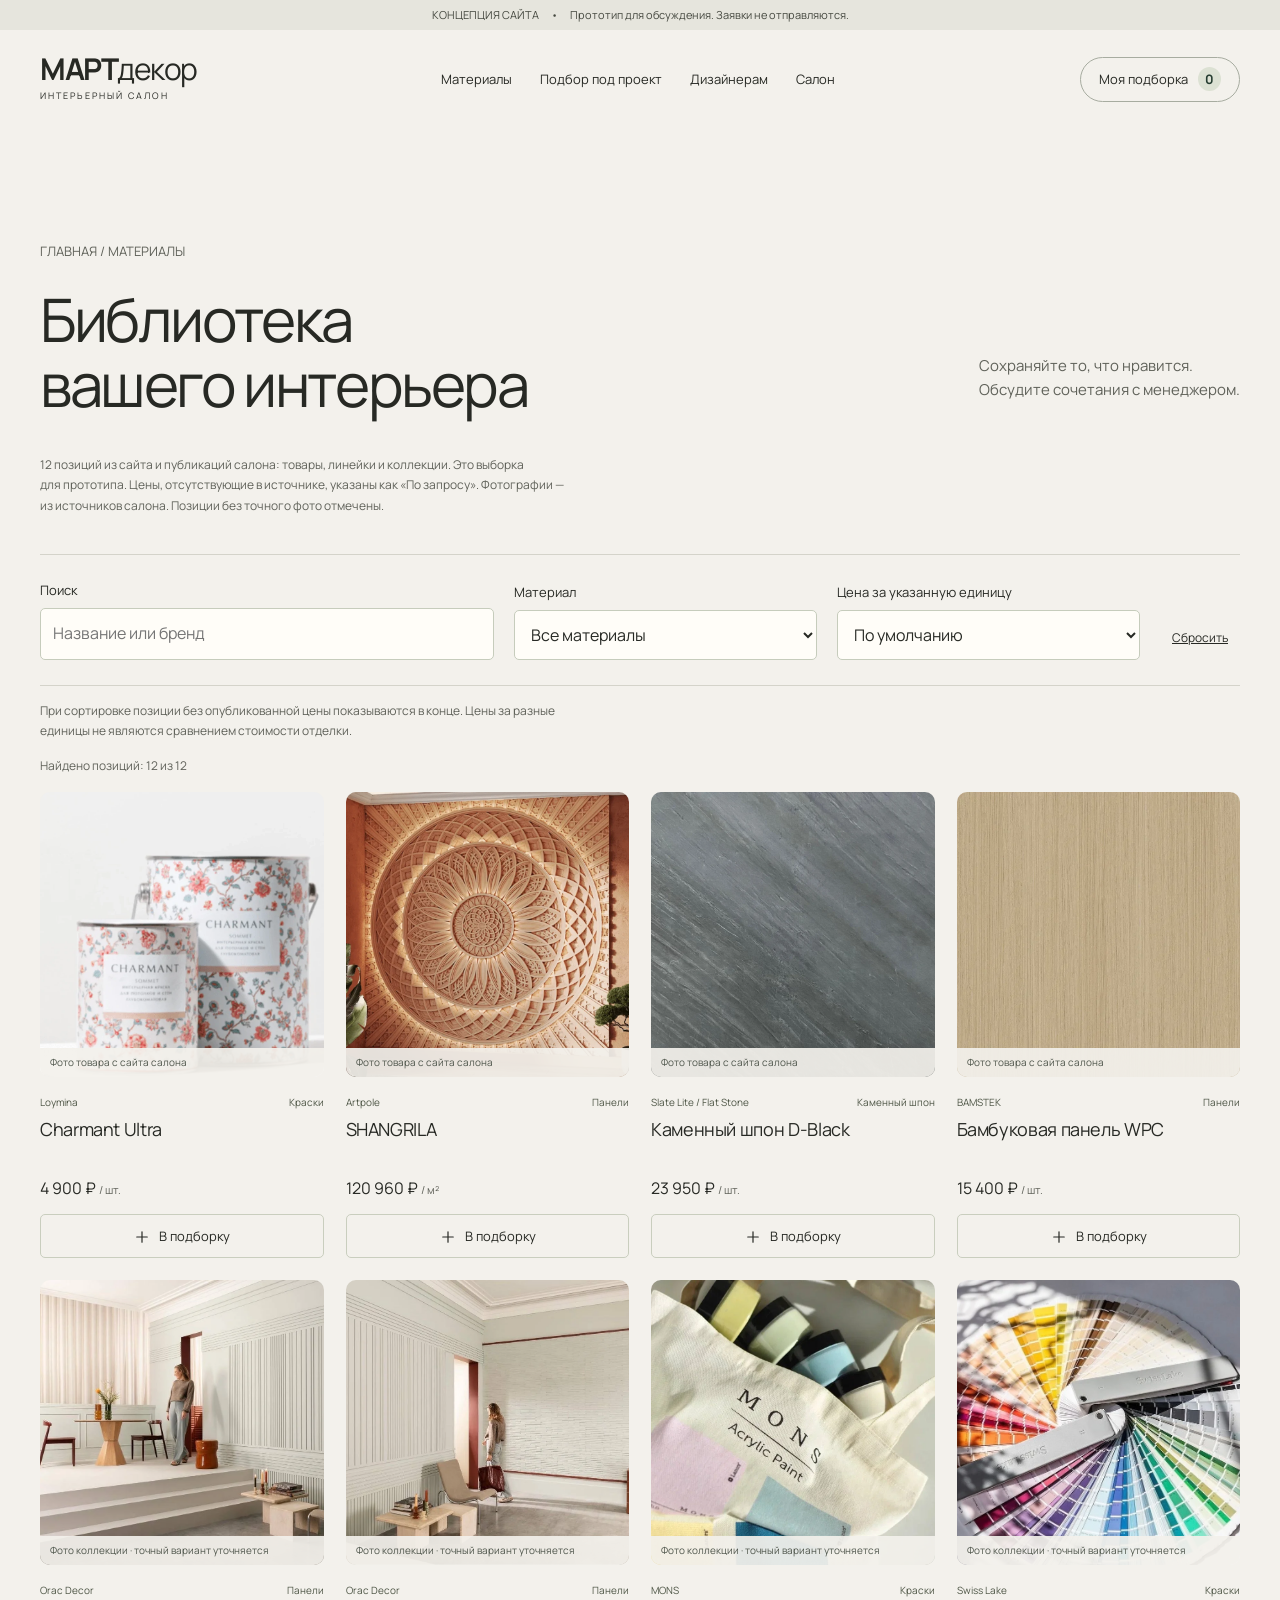
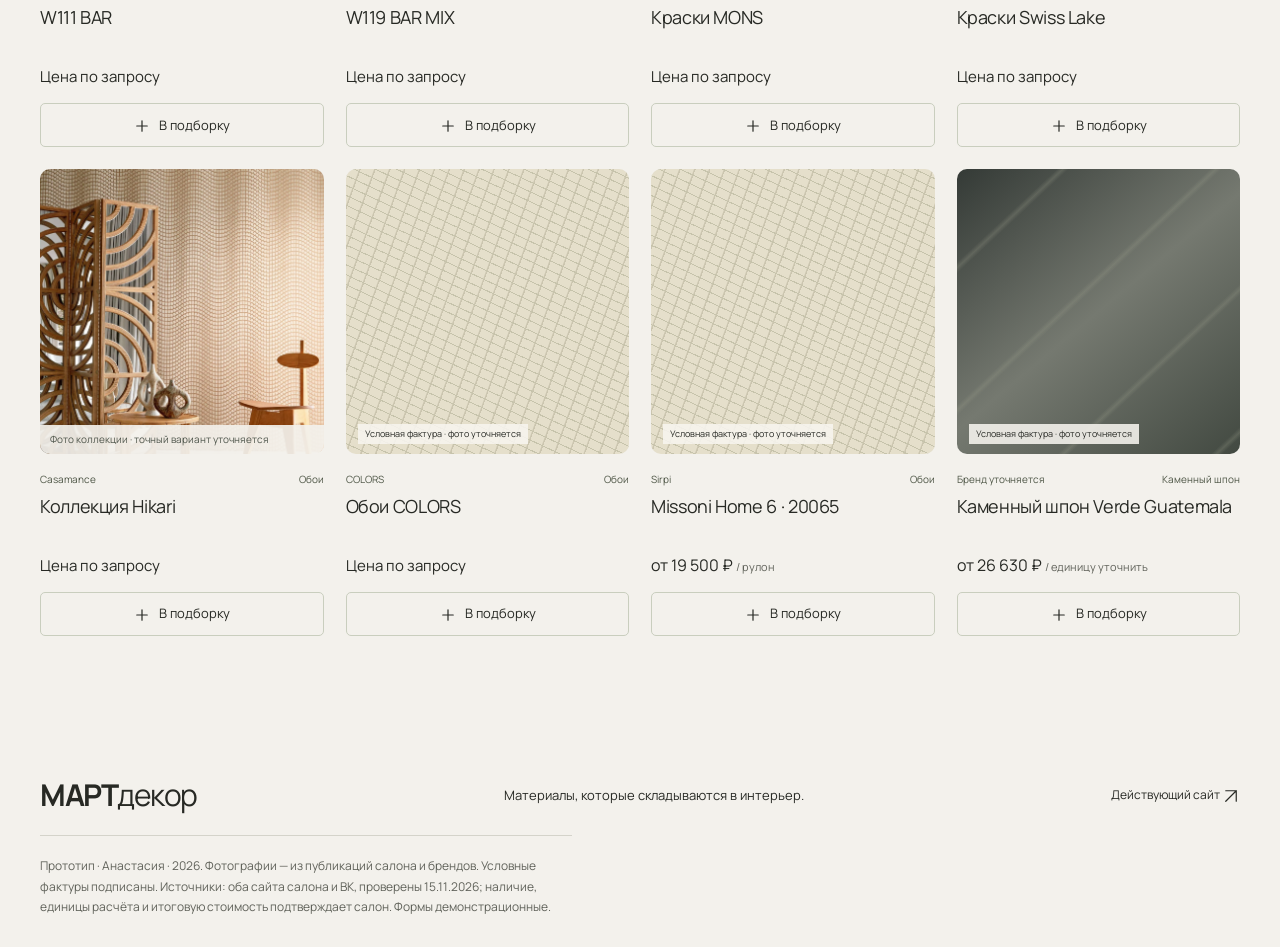
<file: martdecor/previous/catalog.html>
<!doctype html><html lang="ru"><head><meta charset="utf-8"><meta name="viewport" content="width=device-width,initial-scale=1"><meta name="robots" content="noindex,nofollow"><title>Каталог материалов — МАРТдекор</title><link rel="stylesheet" href="css/style.css"><link rel="stylesheet" href="fonts/manrope.css"><link rel="stylesheet" href="css/redesign.css"></head><body><div class="demo">КОНЦЕПЦИЯ САЙТА <span>•</span> Прототип для&nbsp;обсуждения. Заявки не&nbsp;отправляются.</div><header class="header wrap"><a class="logo" href="index.html" aria-label="МАРТдекор — главная">МАРТ<span>декор</span><small>ИНТЕРЬЕРНЫЙ САЛОН</small></a><nav aria-label="Основная навигация"><a href="catalog.html">Материалы</a><a href="index.html#approach">Подбор под&nbsp;проект</a><a href="index.html#designers">Дизайнерам</a><a href="index.html#contacts">Салон</a></nav><button class="shortlist-button" data-list>Моя подборка <b class="count">0</b></button></header><main><section class="section wrap"><p class="breadcrumbs"><a href="index.html">ГЛАВНАЯ</a> / МАТЕРИАЛЫ</p><div class="section-head"><div><h1 class="page-title">Библиотека<br><em>вашего интерьера</em></h1></div><p>Сохраняйте то,&nbsp;что&nbsp;нравится.<br>Обсудите сочетания с&nbsp;менеджером.</p></div><p class="fine">12 позиций из&nbsp;сайта и&nbsp;публикаций салона: товары, линейки и&nbsp;коллекции. Это&nbsp;выборка для&nbsp;прототипа. Цены, отсутствующие в&nbsp;источнике, указаны как&nbsp;«По&nbsp;запросу». Фотографии — из источников салона. Позиции без точного фото отмечены.</p><div class="filters"><label>Поиск<input id="search" type="search" placeholder="Название или бренд"></label><label>Материал<select id="category"><option value="">Все&nbsp;материалы</option><option>Краски</option><option>Панели</option><option>Каменный шпон</option><option>Обои</option></select></label><label>Цена за&nbsp;указанную единицу<select id="sort"><option value="default">По&nbsp;умолчанию</option><option value="asc">По&nbsp;возрастанию</option><option value="desc">По&nbsp;убыванию</option></select></label><button class="reset" id="reset">Сбросить</button></div><p class="fine">При&nbsp;сортировке позиции без&nbsp;опубликованной цены показываются в&nbsp;конце. Цены за&nbsp;разные единицы не&nbsp;являются сравнением стоимости отделки.</p><p id="results" class="fine" aria-live="polite"></p><div id="catalog-products" class="products"></div><div id="empty" hidden><h2>Ничего не&nbsp;найдено</h2><p>Попробуйте другое название или&nbsp;сбросьте фильтры.</p></div></section></main><footer class="wrap"><div class="foot"><a class="logo" href="index.html">МАРТ<span>декор</span></a><p>Материалы, которые складываются в&nbsp;интерьер.</p><a href="https://martdecor.online/" target="_blank" rel="noopener">Действующий сайт <svg class="icon" width="18" height="18" viewBox="0 0 24 24" fill="none" stroke="currentColor" stroke-width="1.6" stroke-linecap="round" stroke-linejoin="round" aria-hidden="true"><path d="M5 19 19 5M5 5h14v14"/></svg></a></div><p class="fine">Прототип · Анастасия · 2026. Фотографии — из публикаций салона и брендов. Условные фактуры подписаны. Источники: оба сайта салона и&nbsp;ВК, проверены 15.11.2026; наличие, единицы расчёта и&nbsp;итоговую стоимость подтверждает салон. Формы демонстрационные.</p></footer><dialog id="list-dialog"><button class="close" data-close aria-label="Закрыть"><svg class="icon" width="18" height="18" viewBox="0 0 24 24" fill="none" stroke="currentColor" stroke-width="1.6" stroke-linecap="round" stroke-linejoin="round" aria-hidden="true"><path d="m6 6 12 12M18 6 6 18"/></svg></button><h2>Моя подборка</h2><div id="list-items"></div><p class="fine">Подборка сохраняется в&nbsp;этом браузере. Это&nbsp;не&nbsp;заказ и&nbsp;не&nbsp;резерв товара.</p><button class="btn" data-request="Обсудить подборку">Обсудить с&nbsp;менеджером <svg class="icon" width="18" height="18" viewBox="0 0 24 24" fill="none" stroke="currentColor" stroke-width="1.6" stroke-linecap="round" stroke-linejoin="round" aria-hidden="true"><path d="M5 19 19 5M5 5h14v14"/></svg></button></dialog><dialog id="request-dialog"><button class="close" data-close aria-label="Закрыть"><svg class="icon" width="18" height="18" viewBox="0 0 24 24" fill="none" stroke="currentColor" stroke-width="1.6" stroke-linecap="round" stroke-linejoin="round" aria-hidden="true"><path d="m6 6 12 12M18 6 6 18"/></svg></button><h2 id="request-title">Подобрать материалы</h2><p class="fine">Демо-форма. Можно проверить сценарий с&nbsp;вымышленными данными&nbsp;— ничего не&nbsp;отправляется.</p><p id="request-selection" class="fine"></p><form id="request-form"><label>Как&nbsp;к&nbsp;вам обращаться<input name="name" required placeholder="Ваше имя" maxlength="80"></label><label>Телефон<input name="phone" type="tel" required minlength="10" maxlength="20" placeholder="+7 (___) ___-__-__"></label><label>Что&nbsp;планируете?<select name="task"><option>Подбор материалов для&nbsp;комнаты</option><option>Комплектация по&nbsp;дизайн-проекту</option><option>Уточнение цены и&nbsp;наличия</option><option>Сотрудничество с&nbsp;дизайнером</option><option value="samples">Примерка Orac / выезд с&nbsp;образцами</option></select></label><button class="btn" type="submit">Проверить заявку <svg class="icon" width="18" height="18" viewBox="0 0 24 24" fill="none" stroke="currentColor" stroke-width="1.6" stroke-linecap="round" stroke-linejoin="round" aria-hidden="true"><path d="M4 12h16m-6-6 6 6-6 6"/></svg></button></form><div id="success" hidden><h3>Сценарий пройден</h3><p>В&nbsp;готовом сайте заявка поступит менеджеру. Сейчас данные никуда не&nbsp;отправлены.</p><a class="text-link" href="https://martdecor.online/contact-us/" target="_blank" rel="noopener">Открыть контакты салона <svg class="icon" width="18" height="18" viewBox="0 0 24 24" fill="none" stroke="currentColor" stroke-width="1.6" stroke-linecap="round" stroke-linejoin="round" aria-hidden="true"><path d="M5 19 19 5M5 5h14v14"/></svg></a></div></dialog><div id="toast" role="status"></div><script src="js/data.js"></script><script src="js/main.js"></script></body></html>
</file>
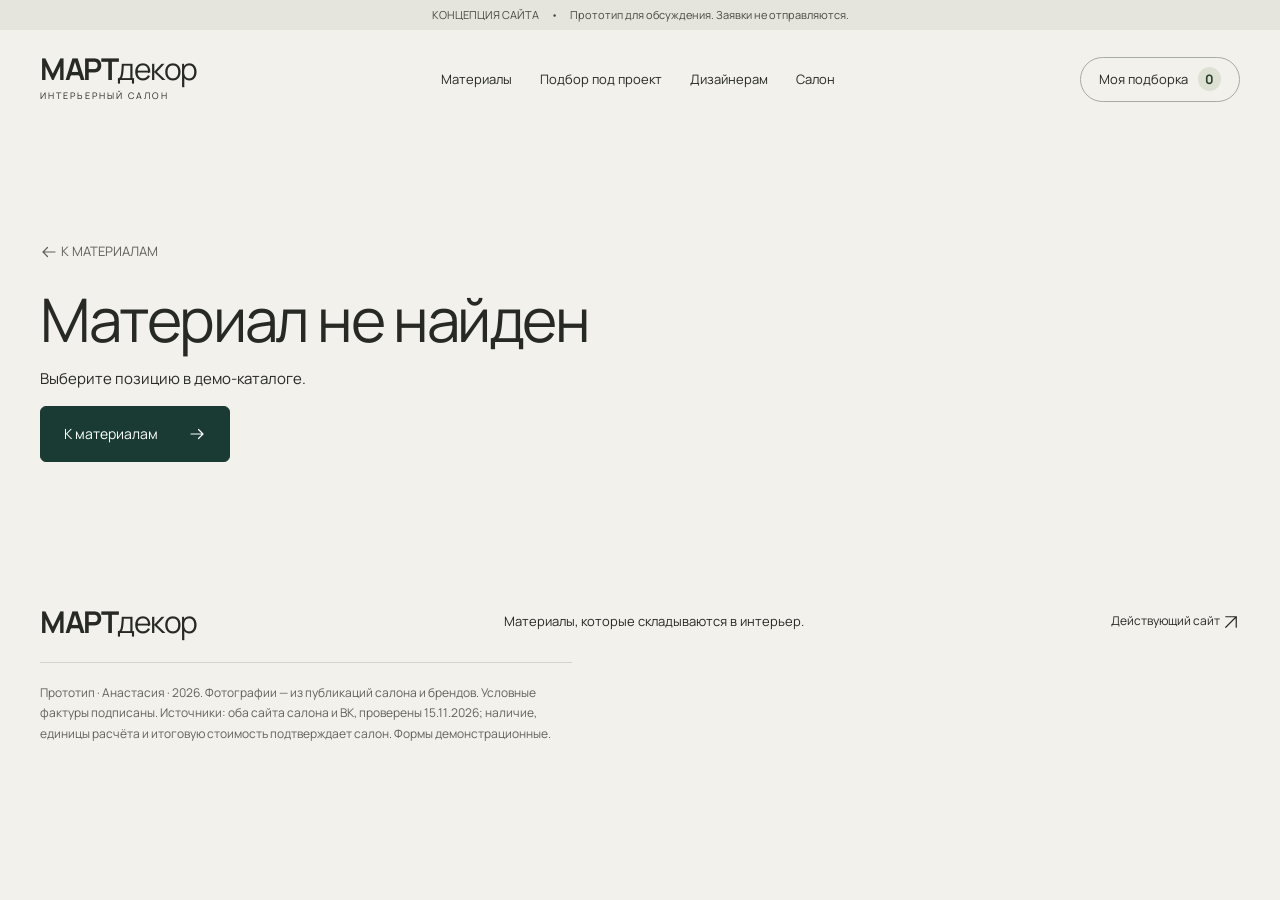
<file: martdecor/previous/item.html>
<!doctype html><html lang="ru"><head><meta charset="utf-8"><meta name="viewport" content="width=device-width,initial-scale=1"><meta name="robots" content="noindex,nofollow"><title>Карточка материала — МАРТдекор</title><link rel="stylesheet" href="css/style.css"><link rel="stylesheet" href="fonts/manrope.css"><link rel="stylesheet" href="css/redesign.css"></head><body><div class="demo">КОНЦЕПЦИЯ САЙТА <span>•</span> Прототип для&nbsp;обсуждения. Заявки не&nbsp;отправляются.</div><header class="header wrap"><a class="logo" href="index.html" aria-label="МАРТдекор — главная">МАРТ<span>декор</span><small>ИНТЕРЬЕРНЫЙ САЛОН</small></a><nav aria-label="Основная навигация"><a href="catalog.html">Материалы</a><a href="index.html#approach">Подбор под&nbsp;проект</a><a href="index.html#designers">Дизайнерам</a><a href="index.html#contacts">Салон</a></nav><button class="shortlist-button" data-list>Моя подборка <b class="count">0</b></button></header><main><section class="section wrap"><p class="breadcrumbs"><a href="catalog.html"><svg class="icon" width="18" height="18" viewBox="0 0 24 24" fill="none" stroke="currentColor" stroke-width="1.6" stroke-linecap="round" stroke-linejoin="round" aria-hidden="true"><path d="M20 12H4m6-6-6 6 6 6"/></svg> К&nbsp;МАТЕРИАЛАМ</a></p><div id="item"></div></section></main><footer class="wrap"><div class="foot"><a class="logo" href="index.html">МАРТ<span>декор</span></a><p>Материалы, которые складываются в&nbsp;интерьер.</p><a href="https://martdecor.online/" target="_blank" rel="noopener">Действующий сайт <svg class="icon" width="18" height="18" viewBox="0 0 24 24" fill="none" stroke="currentColor" stroke-width="1.6" stroke-linecap="round" stroke-linejoin="round" aria-hidden="true"><path d="M5 19 19 5M5 5h14v14"/></svg></a></div><p class="fine">Прототип · Анастасия · 2026. Фотографии — из публикаций салона и брендов. Условные фактуры подписаны. Источники: оба сайта салона и&nbsp;ВК, проверены 15.11.2026; наличие, единицы расчёта и&nbsp;итоговую стоимость подтверждает салон. Формы демонстрационные.</p></footer><dialog id="list-dialog"><button class="close" data-close aria-label="Закрыть"><svg class="icon" width="18" height="18" viewBox="0 0 24 24" fill="none" stroke="currentColor" stroke-width="1.6" stroke-linecap="round" stroke-linejoin="round" aria-hidden="true"><path d="m6 6 12 12M18 6 6 18"/></svg></button><h2>Моя подборка</h2><div id="list-items"></div><p class="fine">Подборка сохраняется в&nbsp;этом браузере. Это&nbsp;не&nbsp;заказ и&nbsp;не&nbsp;резерв товара.</p><button class="btn" data-request="Обсудить подборку">Обсудить с&nbsp;менеджером <svg class="icon" width="18" height="18" viewBox="0 0 24 24" fill="none" stroke="currentColor" stroke-width="1.6" stroke-linecap="round" stroke-linejoin="round" aria-hidden="true"><path d="M5 19 19 5M5 5h14v14"/></svg></button></dialog><dialog id="request-dialog"><button class="close" data-close aria-label="Закрыть"><svg class="icon" width="18" height="18" viewBox="0 0 24 24" fill="none" stroke="currentColor" stroke-width="1.6" stroke-linecap="round" stroke-linejoin="round" aria-hidden="true"><path d="m6 6 12 12M18 6 6 18"/></svg></button><h2 id="request-title">Подобрать материалы</h2><p class="fine">Демо-форма. Можно проверить сценарий с&nbsp;вымышленными данными&nbsp;— ничего не&nbsp;отправляется.</p><p id="request-selection" class="fine"></p><form id="request-form"><label>Как&nbsp;к&nbsp;вам обращаться<input name="name" required placeholder="Ваше имя" maxlength="80"></label><label>Телефон<input name="phone" type="tel" required minlength="10" maxlength="20" placeholder="+7 (___) ___-__-__"></label><label>Что&nbsp;планируете?<select name="task"><option>Подбор материалов для&nbsp;комнаты</option><option>Комплектация по&nbsp;дизайн-проекту</option><option>Уточнение цены и&nbsp;наличия</option><option>Сотрудничество с&nbsp;дизайнером</option><option value="samples">Примерка Orac / выезд с&nbsp;образцами</option></select></label><button class="btn" type="submit">Проверить заявку <svg class="icon" width="18" height="18" viewBox="0 0 24 24" fill="none" stroke="currentColor" stroke-width="1.6" stroke-linecap="round" stroke-linejoin="round" aria-hidden="true"><path d="M4 12h16m-6-6 6 6-6 6"/></svg></button></form><div id="success" hidden><h3>Сценарий пройден</h3><p>В&nbsp;готовом сайте заявка поступит менеджеру. Сейчас данные никуда не&nbsp;отправлены.</p><a class="text-link" href="https://martdecor.online/contact-us/" target="_blank" rel="noopener">Открыть контакты салона <svg class="icon" width="18" height="18" viewBox="0 0 24 24" fill="none" stroke="currentColor" stroke-width="1.6" stroke-linecap="round" stroke-linejoin="round" aria-hidden="true"><path d="M5 19 19 5M5 5h14v14"/></svg></a></div></dialog><div id="toast" role="status"></div><script src="js/data.js"></script><script src="js/main.js"></script></body></html>
</file>
<file: martdecor/css/style.css>
:root{--paper:#f7f5ef;--ink:#292e29;--muted:#70736b;--line:#d8dbcf;--green:#b8cd79;--dark:#2e392f}*{box-sizing:border-box}html{scroll-behavior:smooth;scroll-padding-top:30px}body{margin:0;background:var(--paper);color:var(--ink);font:15px/1.6 Arial,sans-serif}button,input,select{font:inherit}button,a{touch-action:manipulation}a{color:inherit;text-decoration:none}button{cursor:pointer}button:focus-visible,a:focus-visible,input:focus-visible,select:focus-visible,summary:focus-visible{outline:3px solid #708b36;outline-offset:5px}button{color:inherit}p{margin:15px 0}h1,h2,h3{font-weight:400;line-height:1.08;margin:0}h1,h2{font-family:Georgia,'Times New Roman',serif;letter-spacing:-1.8px}h1{font-size:clamp(44px,4.7vw,72px)}h2{font-size:clamp(36px,3.4vw,50px)}h3{font-size:21px;line-height:1.3}em{font-weight:400;color:#778453}.wrap{width:min(1320px,calc(100% - 96px));margin:auto}.demo{background:var(--dark);color:#e8eddf;text-align:center;padding:8px 20px;font-size:11px;letter-spacing:1px}.demo span{margin:0 10px}.header{display:flex;align-items:center;justify-content:space-between;min-height:115px;gap:24px}.logo{font-size:28px;font-weight:700;line-height:1.1;letter-spacing:-1.3px}.logo span{font-family:Georgia,serif;font-weight:400}.logo small{display:block;font:8px/2.8 Arial;letter-spacing:3px}.header nav{display:flex;gap:29px;font-size:13px}.header nav a:hover,.text-link:hover{color:#768c42}.shortlist-button{background:none;border:1px solid var(--line);padding:12px 16px;font-size:12px}.count{background:var(--green);border-radius:50%;padding:3px 7px;margin-left:7px}.hero{display:grid;grid-template-columns:1fr 1fr;gap:42px;padding-top:24px;padding-bottom:56px}.hero-copy{padding:34px 0 0;display:flex;flex-direction:column}.eyebrow{font-size:10px;letter-spacing:2.1px;font-weight:600;margin:0 0 26px}.intro{font-size:16px;max-width:440px;line-height:1.75;margin:28px 0}.actions{display:flex;align-items:center;gap:24px;flex-wrap:wrap}.btn{display:inline-flex;align-items:center;justify-content:center;gap:26px;background:var(--dark);color:white;border:1px solid var(--dark);padding:17px 23px;font-size:13px;line-height:1.4}.btn:hover{background:#455743}.btn span{font-size:21px}.text-link{border:0;border-bottom:1px solid currentColor;background:transparent;padding:5px 0;font-size:13px}.hero-bottom{margin-top:auto;padding:42px 0 0;display:flex;gap:24px;color:var(--muted);font-size:11px}.room{position:relative;min-height:565px;overflow:hidden;background:linear-gradient(90deg,#c6bca8,#e0d8c6 54%,#c6bda9);box-shadow:inset 20px 0 40px #71665122}.room:after{content:'';position:absolute;width:150%;height:160px;background:linear-gradient(165deg,#b6a389,#d3bfa5);bottom:-90px;left:-20%;transform:rotate(-11deg);box-shadow:0 -2px 4px #7a706533}.room-line{position:absolute;left:10%;top:0;height:80%;width:25%;background:repeating-linear-gradient(90deg,#b5ab97 0,#e1d8c6 5px,#c1b7a3 10px,#bbb19d 14px);box-shadow:12px 0 20px #74695733}.arch{position:absolute;right:10%;top:55px;height:420px;width:43%;border-radius:180px 180px 0 0;background:linear-gradient(110deg,#9a9d82,#c6c7b1);box-shadow:inset 15px 6px 30px #424f3433,0 0 0 12px #d5cbb7,4px 4px 0 15px #c9bda5}.plinth{position:absolute;z-index:1;left:36%;bottom:42px;width:34%;height:134px;background:linear-gradient(110deg,#aaa18e,#ded4be 35%,#b1a88e);border-radius:50% 50% 0 0 / 10% 10% 0 0;box-shadow:20px 15px 20px #62574625}.vase{position:absolute;z-index:2;left:47%;bottom:175px;width:67px;height:91px;border-radius:25% 25% 46% 46%;background:linear-gradient(100deg,#524f42,#86806d 40%,#5c584a);transform:rotate(-4deg)}.swatches{position:absolute;z-index:3;top:30px;right:22px;display:flex;align-items:center;gap:5px}.swatches i{width:20px;height:24px;background:#ece6d5;border:1px solid #ffffff55}.swatches i:nth-child(2){background:#a3ac85}.swatches i:nth-child(3){background:#777261}.swatches span{display:none}.image-label{position:absolute;bottom:18px;left:24px;z-index:3;font-size:9px;letter-spacing:2px;color:#393d32}.image-label small{display:block;font-size:9px;letter-spacing:.2px;margin-top:5px}.strip{border-top:1px solid var(--line);border-bottom:1px solid var(--line)}.strip .wrap{display:flex;justify-content:space-between;align-items:center;padding:20px 0;font-size:12px}.strip i{font-size:23px;font-style:normal;color:#82914e}.section{padding:84px 0}.section-head{display:flex;justify-content:space-between;align-items:flex-end;gap:30px;margin-bottom:36px}.section-head p:not(.eyebrow){font-size:13px;color:var(--muted)}.category-grid{display:grid;grid-template-columns:repeat(3,1fr);gap:24px}.sample{position:relative;overflow:hidden;min-height:250px}.sample span{position:absolute;top:18px;left:20px;font-size:11px}.paint{background:linear-gradient(120deg,#a2ad8c,#c6cdb7)}.paint:after{content:'';position:absolute;left:25%;top:19%;width:54%;height:65%;transform:rotate(-8deg);background:#d6ddc5;box-shadow:12px 18px 23px #43533235}.relief{background:repeating-linear-gradient(90deg,#ded8c9 0,#f4f0e5 9px,#bcb5a5 19px,#e2ddce 29px)}.stone{background:repeating-linear-gradient(137deg,transparent 0 17%,#9b9e8b44 18%,transparent 19% 26%),linear-gradient(140deg,#343a36,#757970,#424941)}.wood{background:repeating-linear-gradient(90deg,#9d8669 0,#baa78a 7px,#cbb99c 12px,#86765c 14px)}.category h3{margin:19px 0 5px;display:flex;justify-content:space-between;font-size:20px}.category p{margin:0;color:var(--muted);font-size:12px}.fine{color:var(--muted);font-size:11px;line-height:1.6}.fine a{text-decoration:underline}.category-grid+.fine{margin-top:25px}.approach{background:#eaece1;padding:74px 0}.split{display:grid;grid-template-columns:1fr 1fr;gap:100px}.split>div>p:not(.eyebrow):not(.fine){max-width:450px}.approach .btn{margin-top:20px}.steps{list-style:none;padding:0;margin:0;align-self:center}.steps li{display:flex;gap:24px;border-bottom:1px solid #ccd1c1;padding:26px 0}.steps li>span{font:italic 28px Georgia;color:#849365}.steps p{font-size:13px;color:var(--muted);margin:8px 0 0}.products{display:grid;grid-template-columns:repeat(4,1fr);gap:24px}.product .sample{min-height:230px;display:block}.product .meta{display:flex;justify-content:space-between;font-size:10px;letter-spacing:1px;color:var(--muted);margin:17px 0 8px}.product h3{font-size:17px;min-height:45px}.product .price{font-size:15px;margin:13px 0}.product .price span{font-size:11px;color:var(--muted)}.product .add{width:100%;border:1px solid #c9cebe;background:transparent;padding:10px;font-size:12px}.product .add:hover,.product .add.selected{background:#e6ebdb}.sample .placeholder{position:absolute;bottom:10px;left:12px;top:auto;background:#f7f5efdf;padding:3px 7px;z-index:1;font-size:9px;letter-spacing:0}.designer{background:var(--dark);color:#f2f3ea;padding:65px;display:grid;grid-template-columns:.8fr 1.2fr;gap:80px}.designer h2{font-size:44px}.designer p:not(.eyebrow){color:#c5cdbd;max-width:500px}.light{background:var(--green);color:var(--dark);border-color:var(--green)}.light:hover{background:#cbdba0}.designer-link{display:block;margin-top:18px;font-size:11px;color:#d5ddcc}.drawing{min-height:290px;border:1px solid #83907966;position:relative;background:repeating-linear-gradient(0deg,transparent 0 34px,#aabb9920 35px),repeating-linear-gradient(90deg,transparent 0 34px,#aabb9920 35px)}.drawing div{position:absolute;left:20%;top:12%;width:60%;height:76%;border:1px solid #a5b18c;border-radius:120px 120px 0 0;box-shadow:0 0 0 10px #2e392f,0 0 0 11px #8e9c78}.drawing span{position:absolute;bottom:-27px;font-size:9px;letter-spacing:1px}.article-link{border-top:1px solid var(--line);border-bottom:1px solid var(--line);display:flex;align-items:center;gap:50px;padding:28px 0}.article-link>span{font-size:10px;letter-spacing:1px;color:var(--muted)}.article-link b{margin-left:auto;font-size:28px;font-weight:400}.faq{margin-top:40px}.faq details{border-bottom:1px solid var(--line);padding:20px 0}.faq summary{cursor:pointer;font-size:17px}.faq p{max-width:740px;color:var(--muted)}.contacts{padding:70px 0;background:#e8eadf}.phone{font-size:24px}.visit{padding:40px;border:1px solid #c7cfb9;position:relative}.visit-mark{font:120px Georgia;color:#b4c29b;float:right}.visit h3{padding-top:30px;font:32px Georgia}.visit .fine{clear:both;margin-top:40px}.foot{display:flex;align-items:center;justify-content:space-between;gap:25px;padding:42px 0 15px}.foot p,.foot>a:last-child{font-size:12px}footer>.fine{border-top:1px solid var(--line);padding:20px 0 30px;margin:0}.page-title{font-size:60px}.filters{display:grid;grid-template-columns:1.5fr 1fr 1fr auto;gap:20px;align-items:end;margin:38px 0 15px;padding:25px 0;border-block:1px solid var(--line)}label{display:block;font-size:12px}input,select{display:block;width:100%;border:1px solid #c6ccbc;background:#fffdf8;padding:12px;margin-top:7px;min-width:0;color:var(--ink)}.reset{background:none;border:0;text-decoration:underline;padding:12px;font-size:12px}.item-layout{display:grid;grid-template-columns:1fr 1fr;gap:65px}.item-layout>.sample{min-height:560px}.item-layout h1{font-size:48px}.item-layout .price{font-size:28px}.item-layout .price span{font:13px Arial;color:var(--muted)}.spec{margin:25px 0}.spec div{display:flex;justify-content:space-between;gap:25px;border-bottom:1px solid var(--line);padding:12px 0;font-size:13px}.item-actions{display:flex;gap:15px;flex-wrap:wrap}.prose{max-width:850px}.prose h2{margin:40px 0 15px;font-size:35px}.prose .btn{margin-top:25px}dialog{width:min(580px,calc(100% - 32px));border:0;background:var(--paper);padding:38px;color:var(--ink);max-height:90vh;overflow:auto}dialog::backdrop{background:#17201699;backdrop-filter:blur(4px)}dialog h2{font-size:38px;margin-bottom:24px}.close{float:right;background:none;border:0;font-size:28px;line-height:1}.close:hover{color:#758450}dialog label{margin-bottom:18px}dialog form .btn{width:100%;margin-top:8px}.list-row{padding:18px 0;border-bottom:1px solid var(--line);display:flex;align-items:center;justify-content:space-between;gap:14px}.list-row h3{font-size:17px}.list-row p{margin:5px 0;font-size:12px}.remove{background:none;border:0;text-decoration:underline;font-size:11px}.empty-list{padding:25px 0}.list-row+.fine{margin-top:25px}#toast{position:fixed;bottom:28px;left:50%;transform:translateX(-50%);background:var(--dark);color:white;padding:14px 24px;font-size:13px;z-index:10;opacity:0;pointer-events:none;transition:opacity .2s;max-width:90vw}#toast.visible{opacity:1}[hidden]{display:none!important}
@media(min-width:1500px){.hero{gap:70px}.hero-copy{padding-top:45px}.room{min-height:620px}}
@media(max-width:1100px){.wrap{width:calc(100% - 48px)}.header nav{gap:16px;font-size:12px}.hero{gap:25px}.hero h1{font-size:52px}.room{min-height:560px}.products{gap:15px}.split{gap:45px}.designer{padding:45px;gap:45px}.designer h2{font-size:36px}.product .sample{min-height:190px}}
@media(max-width:760px){.wrap{width:calc(100% - 36px)}.demo{font-size:9px;letter-spacing:0}.header{flex-wrap:wrap;gap:14px;padding:24px 0}.header nav{order:3;width:100%;justify-content:space-between;gap:6px;font-size:11px}.logo{font-size:25px}.logo small{font-size:7px}.shortlist-button{font-size:10px;padding:10px}.hero{grid-template-columns:1fr;padding-top:0;padding-bottom:30px}.hero-copy{padding-top:25px}.hero h1{font-size:48px}.eyebrow{font-size:9px;letter-spacing:1.4px;margin-bottom:22px}.intro{font-size:15px;margin:24px 0}.hero-bottom{padding:25px 0 0;font-size:10px}.room{min-height:410px}.arch{height:300px;top:40px}.plinth{height:90px;bottom:42px}.vase{bottom:132px}.strip .wrap{flex-wrap:wrap;gap:15px;justify-content:center;font-size:10px}.strip i{display:none}.section{padding:52px 0}.section-head{display:block}.section-head .text-link{display:inline-block;margin-top:20px}.section-head h2{font-size:38px}.category-grid{grid-template-columns:1fr;gap:28px}.category .sample{min-height:220px}.category h3{font-size:20px}.split{grid-template-columns:1fr;gap:30px}.approach,.contacts{padding:48px 0}.products{grid-template-columns:repeat(2,minmax(0,1fr));gap:28px 14px}.product .sample{min-height:170px}.product h3{font-size:15px;min-height:58px}.product .meta{font-size:8px;letter-spacing:0;gap:5px}.product .price{font-size:13px}.product .add{font-size:11px}.designer{grid-template-columns:1fr;padding:28px;gap:50px}.drawing{min-height:230px}.designer h2{font-size:34px}.article-link{gap:20px;flex-wrap:wrap}.article-link h3{font-size:21px;width:80%}.article-link>span{width:100%}.faq summary{font-size:15px}.foot{flex-wrap:wrap;gap:15px}.foot p{width:100%;order:3}.page-title{font-size:44px}.filters{grid-template-columns:1fr 1fr;gap:15px}.filters label:first-child{grid-column:1/-1}.filters label{font-size:10px}.reset{grid-column:1/-1}.item-layout{grid-template-columns:1fr;gap:30px}.item-layout>.sample{min-height:320px}.item-layout h1{font-size:38px}.item-actions .btn{width:100%}dialog{padding:25px}dialog h2{font-size:32px}.prose h2{font-size:29px}.sample .placeholder{font-size:8px;left:6px;padding:2px 4px}}
@media(prefers-reduced-motion:reduce){html{scroll-behavior:auto}*{transition:none!important}}
:root{--muted:#5d6257}.fine,.category p,.steps p,.section-head p:not(.eyebrow),.foot p{font-size:14px}.fine{max-width:76ch}.eyebrow{font-size:13px;letter-spacing:1.4px}.faq p{max-width:65ch}h2,h3{text-wrap:balance}.shortlist-button{font-size:13px}.product .price{font-size:15px}.visit h3{clear:both}.visit-mark{font-size:80px}.image-label small{font-size:11px}.product .meta{color:#4e5646}.designer .eyebrow{color:#e0e6d8}
@media(max-width:760px){.hero h1{font-size:38px}.eyebrow{font-size:13px;letter-spacing:.7px}.shortlist-button{font-size:13px}.header .logo{font-size:24px}.designer h2{font-size:32px}.fine{font-size:14px}.hero-bottom{flex-wrap:wrap;gap:4px 20px}.product .price{font-size:15px}.product h3{font-size:16px}.product .meta{font-size:10px}.sample .placeholder{max-width:calc(100% - 12px)}}

.sample-service{border-top:1px solid var(--line)}.sample-note{background:#e8eadf;padding:35px}.sample-note h3{font:30px Georgia}.case-study{border-bottom:1px solid var(--line)}.case-study>p{max-width:76ch}.wallpaper{background:repeating-linear-gradient(25deg,#c6c3ab 0 1px,transparent 1px 9px),repeating-linear-gradient(110deg,#e5dfcb 0 12px,#cbc5af 13px 14px)}.sample-service .split{gap:60px}.product .price .on-request{font-size:15px;color:var(--ink)}.designer .fine{color:#d7decd}.eyebrow{font-size:14px}@media(max-width:760px){.sample-service .split{gap:25px}.sample-note{padding:24px}.sample-service h2{font-size:34px}.header nav{flex-wrap:wrap}.eyebrow{font-size:14px}}

.route-grid{display:grid;grid-template-columns:repeat(2,minmax(0,1fr));gap:20px;margin:28px 0}.route-card,.route-grid .card{padding:28px;border:1px solid #d9d2c6;background:#f5f2eb;text-align:left;color:inherit}.route-card{cursor:pointer;font:inherit}.route-card:hover{border-color:#665c3c}.route-card span{font-size:12px;letter-spacing:2px}.route-card h3{font-size:24px}blockquote{font:italic 34px Georgia,serif;margin:30px 0;max-width:780px}@media(max-width:650px){.route-grid{grid-template-columns:1fr}blockquote{font-size:27px}}

.section p,.steps p,.contacts p{ text-wrap:pretty }h2{ text-wrap:balance }
</file>
<file: martdecor/fonts/manrope.css>
@font-face {
  font-family: 'Manrope';
  font-style: normal;
  font-weight: 400;
  font-display: swap;
  src: url(manrope-0.ttf) format('truetype');
}
@font-face {
  font-family: 'Manrope';
  font-style: normal;
  font-weight: 500;
  font-display: swap;
  src: url(manrope-1.ttf) format('truetype');
}
@font-face {
  font-family: 'Manrope';
  font-style: normal;
  font-weight: 600;
  font-display: swap;
  src: url(manrope-2.ttf) format('truetype');
}
@font-face {
  font-family: 'Manrope';
  font-style: normal;
  font-weight: 700;
  font-display: swap;
  src: url(manrope-3.ttf) format('truetype');
}
</file>
<file: martdecor/css/redesign.css>
:root{--paper:#f3f1ec;--ink:#272924;--muted:#60625a;--line:#d4d3ca;--green:#e2e6d6;--dark:#193b33}
body{font-family:Manrope,Arial,sans-serif;font-size:15px}h1,h2,h3,.logo span,.sample-note h3,.visit h3,blockquote{font-family:Manrope,Arial,sans-serif;font-style:normal}h1,h2{letter-spacing:-.04em}h2{font-size:clamp(32px,3.6vw,52px);line-height:1.13}h3{letter-spacing:-.02em}em{font-style:normal;color:inherit}.wrap{width:min(1320px,calc(100% - 80px))}.demo{background:#e6e5dd;color:#464940;letter-spacing:0;font-size:11px;padding:6px 16px}.header{min-height:100px}.logo{font-size:30px;letter-spacing:-1.5px}.logo span{font-weight:400}.logo small{font:9px/2.5 Manrope,sans-serif;letter-spacing:2px}.header nav{font-size:13px;gap:28px}.header nav a:hover,.text-link:hover{color:#315f4f}.shortlist-button{border-radius:30px;font-size:13px;border-color:#a7aca0;padding:11px 18px}.count{background:#dce1d3;color:#263d31}.btn{border-radius:6px;font-size:14px;padding:17px 23px;gap:30px;background:var(--dark)}.btn:hover{background:#2d5649}.text-link{font-size:14px}.section{padding:96px 0}.section-head{margin-bottom:38px;gap:60px}.section-head p:not(.eyebrow){max-width:370px;font-size:15px}.fine{font-size:12px;line-height:1.7}.eyebrow{font-size:13px;letter-spacing:0;text-transform:none}.hero{display:block;padding:0 0 32px}.hero-scene{position:relative;min-height:650px;border-radius:16px;overflow:hidden;background:#58594b;color:white}.hero-photo{position:absolute;inset:0;width:100%;height:100%;object-fit:cover;object-position:center 58%}.hero-scene:after{content:'';position:absolute;inset:0;background:linear-gradient(90deg,rgba(17,24,20,.8),rgba(20,24,21,.26) 65%,rgba(20,24,21,.12))}.hero-copy{position:relative;z-index:1;padding:62px 52px 64px;max-width:880px}.hero h1{font-size:clamp(46px,5.6vw,80px);line-height:1.02;font-weight:400;letter-spacing:-.04em}.hero h1 em{color:#e8e4d5}.hero .intro{font-size:16px;line-height:1.7;margin:28px 0 32px;color:#fff}.hero .btn{background:#f4f2ea;border-color:#f4f2ea;color:#263b30}.hero .btn:hover{background:#dfe4d6}.hero-catalog{font-size:14px;color:white;border-bottom:1px solid #ffffff90;padding:8px 0}.hero-note{position:absolute;right:28px;bottom:28px;z-index:2;background:#f2f0e8;color:#293c31;padding:20px 52px 20px 22px;border-radius:10px;font-size:12px;line-height:1.7}.hero-note strong{font-weight:600}.hero-note span{position:absolute;right:18px;top:20px;font-size:23px}.hero-caption{display:flex;justify-content:space-between;gap:20px;margin-top:15px;font-size:11px;color:#5e6459}.hero-caption a{text-decoration:underline;text-underline-offset:3px}.strip{border-top:0}.strip .wrap{font-size:12px;gap:15px}.strip i{font-size:16px;color:#8b9285}.category-grid{gap:24px}.category-photo{height:360px;border-radius:12px;overflow:hidden}.category-photo img{width:100%;height:100%;object-fit:cover;transition:transform .4s}.category:hover img{transform:scale(1.025)}.category h3{font-size:23px;margin:18px 0 7px}.category p{font-size:14px}.sample-service{padding-top:72px;border-top:1px solid var(--line)}.sample-service .split{gap:80px;align-items:center}.sample-note{background:#e7e5dc;border-radius:12px;padding:38px}.sample-note h3{font-size:27px;line-height:1.2}.sample-service h2 em{color:#496b54}.route-grid{gap:22px}.route-card{position:relative;padding:0;border:0;border-radius:12px;overflow:hidden;height:360px;background:#353f32;color:white}.route-card>img{width:100%;height:100%;object-fit:cover;transition:transform .4s}.route-card:hover>img{transform:scale(1.03)}.route-card:after{content:'';position:absolute;inset:0;background:linear-gradient(transparent 30%,#15261cda)}.route-copy{position:absolute;bottom:22px;left:26px;right:20px;z-index:1}.route-card h3{font-size:26px}.route-card p{margin:9px 0 0;font-size:13px}.approach{padding:76px 0;background:#e7e7df}.approach .split{gap:90px}.approach h2{font-size:44px}.steps li{padding:22px 0;border-color:#c4c9bc}.steps li>span{font:500 18px Manrope;color:#47634e}.steps h3{font-size:20px}.steps p{font-size:14px}.products{gap:22px}.product .sample{height:285px;min-height:0;border-radius:10px}.sample.has-photo:after{display:none}.sample.has-photo img{width:100%;height:100%;object-fit:cover}.sample .photo-caption{position:absolute;top:auto;bottom:0;left:0;right:0;padding:7px 10px;background:#f3f1eceb;color:#50574d;font-size:10px;line-height:1.5}.product .meta{font-size:10px;letter-spacing:0;gap:10px}.product h3{font-size:18px}.product .add{border-radius:5px;font-size:13px;min-height:44px}.product .add:hover,.product .add.selected{background:#dee5d8}.product .price{font-size:16px}.designer{padding:0;gap:0;grid-template-columns:1fr 1fr;border-radius:16px;overflow:hidden;background:#193b33}.designer-photo{height:550px;min-height:0}.designer-photo img{width:100%;height:100%;object-fit:cover;display:block}.designer>div:last-child{padding:65px 56px;align-self:center}.designer h2{font-size:48px}.designer p:not(.eyebrow){color:#e0e8df;line-height:1.8}.designer .btn{background:#edf0e4;color:#18372d;border-color:#edf0e4}.designer .btn:hover{background:#d6dfc9}.designer-link{font-size:12px}.route-grid .card{border:0;border-top:1px solid #bfc7b6;background:none;padding:28px 0;border-radius:0}.route-grid .card h3{font-size:23px}.route-grid .card p{font-size:14px;max-width:480px;color:var(--muted)}blockquote{font-size:clamp(28px,3.7vw,52px);font-weight:400;letter-spacing:-.03em;line-height:1.25;max-width:1000px}.case-photos{display:grid;grid-template-columns:1.6fr 1fr;gap:24px;margin-top:38px}.case-photos img{width:100%;height:480px;object-fit:cover;border-radius:12px}.case-study>p{font-size:15px;max-width:76ch}.case-study>p.fine{font-size:12px}.article-link{padding:28px 0;gap:30px}.article-link>span{font-size:11px;letter-spacing:0}.faq summary{font-size:17px;padding:8px 0}.faq details{padding:14px 0}.contacts{background:#e2e6dc;padding:76px 0}.contacts .split{gap:90px}.visit{border-radius:12px;border-color:#aebba7;background:#eef0e7;padding:38px}.visit h3{font-size:32px}.visit-mark{display:none}.foot{padding-top:38px}.foot p{font-size:13px}.page-title{font-size:60px}.filters input,.filters select,dialog input,dialog select{font-size:16px;border-radius:5px;min-height:46px}.filters label{font-size:13px}.item-layout>.sample{height:640px;min-height:0;border-radius:12px}.item-layout h1{font-size:48px}.item-layout .photo-caption{font-size:12px}.item-layout .fine{font-size:13px}.prose{font-size:16px}.prose h2{font-size:32px}.prose h1{font-size:52px}dialog{border-radius:14px;border:1px solid #c4cbbd;box-shadow:0 20px 80px #10251b44}dialog::backdrop{background:#12291f99}dialog h2{font-size:36px}.close{min-width:44px;min-height:44px}button:focus-visible,a:focus-visible,input:focus-visible,select:focus-visible,summary:focus-visible{outline:3px solid #8c6328;outline-offset:4px}.skip-link{position:absolute;top:-100px;left:20px;background:white;padding:14px;z-index:100}.skip-link:focus{top:12px}
@media(max-width:1100px){.header nav{gap:14px}.hero-copy{padding:55px 38px 120px}.hero-scene{min-height:660px}.hero-note{right:20px;bottom:20px}.designer>div:last-child{padding:40px 30px}.designer h2{font-size:39px}.category-photo{height:290px}.hero h1{font-size:65px}.split,.approach .split,.contacts .split{gap:40px}}
@media(max-width:760px){.wrap{width:calc(100% - 36px)}.demo{font-size:10px;line-height:1.5;padding:6px 12px}.demo span{margin:0 3px}.header{padding:20px 0 18px;gap:15px;min-height:100px}.header .logo{font-size:26px}.logo small{font-size:7px;letter-spacing:1.4px}.header nav{font-size:12px;gap:10px}.shortlist-button{font-size:12px;padding:10px 12px}.hero{padding-bottom:24px}.hero-scene{min-height:630px;border-radius:12px}.hero-copy{padding:35px 24px 160px}.hero-photo{object-position:62% center}.hero-scene:after{background:linear-gradient(90deg,#14211bd9,#14211b55)}.hero h1{font-size:43px;line-height:1.07;letter-spacing:-.04em}.hero .intro{font-size:14px;margin:24px 0;line-height:1.7}.hero .actions{gap:18px}.hero .btn{font-size:13px;padding:15px 18px}.hero-catalog{font-size:13px}.hero-note{left:24px;right:24px;bottom:24px;padding:16px 46px 16px 18px}.hero-caption{font-size:10px;flex-direction:column;gap:4px}.strip .wrap{font-size:11px;padding:16px 0;gap:9px 18px}.section{padding:60px 0}.section-head{margin-bottom:25px}.section-head h2,h2,.sample-service h2{font-size:34px}.section-head p:not(.eyebrow){font-size:14px}.category-grid{grid-template-columns:1fr;gap:30px}.category-photo{height:350px}.category h3{font-size:24px}.fine{font-size:12px}.sample-service .split{gap:30px}.sample-note{padding:26px}.sample-note h3{font-size:25px}.route-grid{gap:18px}.route-card{height:340px}.route-card h3{font-size:25px}.route-copy{left:22px;bottom:22px}.approach,.contacts{padding:55px 0}.approach h2{font-size:34px}.split,.approach .split,.contacts .split{gap:30px}.steps h3{font-size:20px}.products{gap:28px 14px}.product .sample{height:220px}.product h3{font-size:16px}.product .meta{font-size:10px;flex-wrap:wrap;gap:1px}.product .price{font-size:15px}.product .add{font-size:12px}.sample .photo-caption{font-size:9px;padding:6px}.designer{grid-template-columns:1fr}.designer-photo{min-height:0;height:360px}.designer>div:last-child{padding:34px 25px 40px}.designer h2{font-size:35px}.designer p:not(.eyebrow){font-size:14px}.route-grid .card{padding:24px 0}.case-photos{grid-template-columns:1fr;gap:16px;margin-top:28px}.case-photos img{height:390px}.case-photos img:last-child{height:260px}.case-study>p{font-size:14px}blockquote{font-size:31px;margin:25px 0}.article-link{gap:14px}.article-link h3{font-size:21px}.faq summary{font-size:16px}.faq p{font-size:14px}.visit{padding:25px}.visit h3{font-size:28px}.phone{font-size:24px}.foot{padding-top:30px}.page-title{font-size:42px}.filters label{font-size:12px}.item-layout>.sample{height:440px}.item-layout h1{font-size:36px}.prose h1{font-size:38px}.prose h2{font-size:28px}dialog{padding:26px 22px}dialog h2{font-size:29px}.fine,.category p,.steps p,.foot p{font-size:13px}}
@media(max-width:360px){.hero h1{font-size:38px}.hero-copy{padding-left:20px;padding-right:20px}.hero .btn{gap:16px}.product .sample{height:190px}.header nav{font-size:11px}}
@media(prefers-reduced-motion:reduce){html{scroll-behavior:auto}*,*:before,*:after{transition:none!important;animation:none!important}}

.icon{display:inline-block;vertical-align:middle;flex-shrink:0;pointer-events:none}.add .icon{margin-right:5px}.breadcrumbs,.item-meta{font-size:13px;color:var(--muted);letter-spacing:0}.breadcrumbs{margin-bottom:26px}.article-link h3{width:auto}.article-link>b{margin-left:auto}
</file>
<file: martdecor/css/material-stories.css>
@font-face{font-family:Cormorant;src:url('../fonts/cormorant.ttf') format('truetype');font-style:normal;font-weight:300 700;font-display:swap}
@font-face{font-family:Cormorant;src:url('../fonts/cormorant-italic.ttf') format('truetype');font-style:italic;font-weight:300 700;font-display:swap}
:root{--paper:#f5f2eb;--ink:#232923;--muted:#565d54;--line:#cac6bc;--green:#ded8ce;--dark:#173d36}
body{background:var(--paper);font-size:16px;line-height:1.65}::selection{background:#173d36;color:#fffefa}input,textarea{caret-color:var(--dark)}html{scrollbar-color:#8b998c var(--paper)}
h1,h2,blockquote,.sample-note h3,.visit h3{font-family:Cormorant,Georgia,serif;font-weight:500;letter-spacing:-.025em}h2{font-size:clamp(38px,4.2vw,58px);line-height:1.05}h3{font-weight:500}em{font-family:Cormorant,Georgia,serif;font-style:italic;color:var(--dark)}
.wrap{width:min(1320px,calc(100% - 96px))}.demo{background:#e9e5dc;color:#565d54;font-size:11px}.header{position:relative;min-height:110px;gap:28px;flex-wrap:nowrap}.header .logo{flex-shrink:0}.logo img{display:block;width:196px;height:auto;mix-blend-mode:multiply}.header nav{gap:26px;font-size:13px}.header nav a{padding:12px 0}.shortlist-button{border:1px solid var(--line);white-space:nowrap;min-height:44px}.count{background:#ded8ce}.menu-toggle{display:none}.btn{border-radius:999px;min-height:50px;background:var(--dark);padding:15px 24px;font-size:14px;gap:18px}.btn:hover{background:#23564c}.hero{padding:8px 0 0}.hero-scene{display:grid;grid-template-columns:43% 57%;min-height:0;overflow:visible;border-radius:0;background:none;color:var(--ink)}.hero-scene:after{display:none}.hero-copy{padding:36px 36px 12px 0;max-width:none;align-self:center}.hero h1{font-family:Cormorant,Georgia,serif;font-size:clamp(46px,4.85vw,70px);line-height:.99;font-weight:500;letter-spacing:-.035em;margin:0}.hero h1 em{color:var(--dark);white-space:nowrap}.hero .intro{font-size:16px;line-height:1.7;color:var(--muted);max-width:370px;margin:26px 0}.hero .actions{gap:20px;flex-wrap:wrap}.hero .btn{background:var(--dark);color:#fffefa;border-color:var(--dark)}.hero .btn:hover{background:#23564c}.hero-catalog{color:var(--dark);border-bottom:1px solid #73867b;font-size:13px;display:inline-flex;gap:10px;align-items:center;min-height:44px}.hero-visual{margin:0;position:relative;min-width:0;height:610px}.hero-photo{position:static;width:100%;height:100%;object-fit:cover;object-position:65% center;border-radius:0}.hero-visual figcaption{position:absolute;bottom:14px;right:16px;background:#fffefaeb;color:#344237;font-size:10px;padding:5px 10px}.hero-evidence{display:grid;grid-template-columns:1fr .8fr 1.2fr;gap:16px;margin-top:35px;border-top:1px solid var(--line);padding-top:19px}.hero-evidence a{display:flex;flex-direction:column}.hero-evidence strong{font:italic 500 45px/1 Cormorant,Georgia,serif;color:var(--dark)}.hero-evidence span{font-size:11px;line-height:1.55;margin-top:9px}.evidence-note{font-size:10px;color:var(--muted);margin:15px 0 0;line-height:1.5}.hero-benefits{display:flex;justify-content:space-between;gap:20px;padding:24px 0;font-size:12px;border-bottom:1px solid var(--line)}.strip{display:none}
.section{padding:94px 0}.section-head{align-items:end;gap:36px}.section-head p:not(.eyebrow){font-size:15px;max-width:350px}.category-grid{gap:24px}.category{position:relative}.category-photo{height:360px;border-radius:4px}.category-photo:after{content:'';position:absolute;left:0;right:0;top:0;height:360px;background:linear-gradient(transparent 55%,#12251db3);pointer-events:none;border-radius:4px}.category h3{position:absolute;left:24px;right:24px;top:285px;color:white;font:500 39px/1.1 Cormorant,Georgia,serif;display:flex;justify-content:space-between;align-items:center}.category h3 .icon{width:36px;height:36px;border:1px solid #ffffff99;border-radius:50%;padding:8px}.category p{margin-top:14px;font-size:13px}.category img{object-position:center}.sample-note,.visit{border-radius:4px;background:#e9e5dc}.sample-note h3{font-size:35px}.sample-service .split{gap:90px}.route-card{border-radius:4px}.route-card h3{font:500 32px/1.1 Cormorant,Georgia,serif}.approach{background:#e8e6dc;padding:76px 0}.approach h2{font-size:54px}.steps li>span{font:italic 500 32px Cormorant,Georgia,serif}.steps li{gap:28px}.steps h3{font-size:19px}.product .sample{border-radius:4px}.product h3{font-size:17px}.product .add{border-radius:4px}.designer{border-radius:4px;background:var(--dark)}.designer h2{font-size:54px}.designer em{color:#f5f2eb}.designer .btn{border-radius:999px}.route-grid .card h3{font:500 30px/1.1 Cormorant,Georgia,serif}.case-photos img{border-radius:4px}.case-photos{grid-template-columns:1.4fr 1fr}.contacts{background:#e6e8de}.visit{background:transparent;border:0;padding:0}.showroom-photo{display:block;width:100%;height:270px;object-fit:cover;margin-bottom:26px;border-radius:4px}.visit h3{font-size:39px}.visit .fine{margin-bottom:0}.foot .logo img{width:190px}.foot{align-items:center}blockquote{font-size:clamp(34px,4.5vw,64px);max-width:1000px;line-height:1.1}.page-title{font-size:64px}.item-layout h1{font-size:56px;line-height:1.05}.item-layout>.sample{border-radius:4px}.prose h1{font-size:58px}.prose h2{font-size:38px}.article-link h3{font:500 32px/1.2 Cormorant,Georgia,serif}.faq summary{min-height:44px}dialog{background:#fffefa;border-radius:8px;overscroll-behavior:contain}dialog h2{font-size:42px}dialog input,dialog select,.filters input,.filters select{background:#fffefa;border-radius:4px}.list-row h3{font-size:18px}button,a,input,select,summary{touch-action:manipulation}a:focus-visible,button:focus-visible,input:focus-visible,select:focus-visible,summary:focus-visible{outline:3px solid #8b632f;outline-offset:4px}button:disabled{opacity:.5;cursor:not-allowed}.fine{color:var(--muted)}.designer .fine{color:#e0e8df}
@media(max-width:1100px){.wrap{width:calc(100% - 64px)}.header{gap:20px}.header nav{gap:14px;font-size:12px}.logo img{width:165px}.hero-copy{padding:22px 26px 12px 0}.hero h1{font-size:5vw}.hero-visual{height:580px}.hero .intro{font-size:15px}.hero-evidence{gap:10px;margin-top:24px}.hero-evidence strong{font-size:39px}.hero-benefits{font-size:11px;gap:12px}.category-photo,.category-photo:after{height:300px}.category h3{top:230px;font-size:35px}.designer h2{font-size:45px}.sample-service .split{gap:40px}}
@media(max-width:900px){.header{min-height:94px;display:flex;justify-content:space-between;flex-wrap:wrap;gap:12px}.menu-toggle{display:flex;align-items:center;justify-content:center;width:44px;height:44px;border:1px solid var(--line);border-radius:50%;background:transparent;color:var(--dark)}.header nav{display:none!important;position:absolute;top:calc(100% - 5px);left:0;right:0;background:#fffefa;border:1px solid var(--line);padding:16px 22px;z-index:20;box-shadow:0 15px 30px #173d3614}.header nav.is-open{display:flex!important;flex-direction:column;align-items:stretch;gap:0}.header nav a{padding:12px;font-size:16px}.shortlist-button{margin-left:auto}.hero-scene{grid-template-columns:1fr 1fr}.hero h1{font-size:45px}.hero h1 em{white-space:normal}.hero-visual{height:580px}.hero-evidence span{font-size:10px}.hero-benefits{flex-wrap:wrap;justify-content:flex-start;gap:12px 26px}.hero-benefits span:first-child{width:100%}.hero .intro{margin:20px 0}.hero .actions{gap:7px}.hero .btn{font-size:13px;padding:14px 18px}.hero-evidence{margin-top:20px}.hero-evidence strong{font-size:36px}.section-head h2{font-size:43px}.designer h2{font-size:43px}}
@media(max-width:760px){.wrap{width:calc(100% - 40px)}.demo{font-size:10px;padding:6px 12px}.header{padding:14px 0;min-height:87px;gap:8px}.logo img{width:137px}.shortlist-button{font-size:11px;padding:8px 10px}.menu-toggle{width:40px;height:44px}.hero{padding:12px 0 0}.hero-scene{display:flex;flex-direction:column}.hero-copy{padding:14px 0 26px}.hero h1{font-size:clamp(40px,10.5vw,57px);line-height:1.02;letter-spacing:-.03em}.hero h1 em{white-space:nowrap}.hero .intro{font-size:15px;max-width:420px;margin:22px 0}.hero .actions{gap:12px}.hero .btn{width:100%;justify-content:space-between;font-size:14px;padding:15px 22px}.hero-catalog{font-size:13px}.hero-evidence{gap:12px;margin-top:22px;padding-top:19px}.hero-evidence strong{font-size:38px}.hero-evidence span{font-size:11px}.evidence-note{font-size:10px}.hero-visual{height:auto;aspect-ratio:4/5;width:100%}.hero-photo{height:100%;object-position:64% center}.hero-visual figcaption{font-size:9px;left:12px;right:auto;bottom:12px}.hero-benefits{padding:20px 0;font-size:11px;gap:12px 20px}.hero-benefits span:first-child{font-size:12px}.section{padding:60px 0}.section-head{gap:18px;align-items:start}.section-head h2,h2,.sample-service h2{font-size:39px;line-height:1.08}.section-head p:not(.eyebrow){font-size:14px}.category-grid{gap:26px}.category-photo,.category-photo:after{height:340px}.category h3{top:266px;font-size:37px}.category p{font-size:13px}.sample-note{padding:26px}.sample-note h3{font-size:31px}.route-card{height:340px}.route-card h3{font-size:31px}.approach h2{font-size:39px}.steps h3{font-size:18px}.steps p{font-size:14px}.products{gap:28px 14px}.product h3{font-size:16px}.product .sample{height:220px}.designer h2{font-size:42px}.designer-photo{height:360px}.designer>div:last-child{padding:34px 24px}.route-grid .card h3{font-size:30px}.case-photos{grid-template-columns:1fr}.case-photos img{height:390px}.case-photos img:last-child{height:280px}.visit h3{font-size:35px}.showroom-photo{height:280px}.foot .logo img{width:170px}.page-title{font-size:47px}.item-layout h1{font-size:43px}.prose h1{font-size:43px}.prose h2{font-size:34px}.article-link h3{font-size:28px}dialog h2{font-size:34px}.fine{font-size:12px}blockquote{font-size:38px}}
@media(prefers-reduced-motion:reduce){*,*:before,*:after{transition:none!important;animation:none!important}html{scroll-behavior:auto}}

h1,h2,h3{text-wrap:balance}section[id]{scroll-margin-top:24px}.price,.count{font-variant-numeric:tabular-nums}select{color:var(--ink)}button,a{-webkit-tap-highlight-color:#173d3620}
</file>
<file: martdecor/previous/css/style.css>
:root{--paper:#f7f5ef;--ink:#292e29;--muted:#70736b;--line:#d8dbcf;--green:#b8cd79;--dark:#2e392f}*{box-sizing:border-box}html{scroll-behavior:smooth;scroll-padding-top:30px}body{margin:0;background:var(--paper);color:var(--ink);font:15px/1.6 Arial,sans-serif}button,input,select{font:inherit}button,a{touch-action:manipulation}a{color:inherit;text-decoration:none}button{cursor:pointer}button:focus-visible,a:focus-visible,input:focus-visible,select:focus-visible,summary:focus-visible{outline:3px solid #708b36;outline-offset:5px}button{color:inherit}p{margin:15px 0}h1,h2,h3{font-weight:400;line-height:1.08;margin:0}h1,h2{font-family:Georgia,'Times New Roman',serif;letter-spacing:-1.8px}h1{font-size:clamp(44px,4.7vw,72px)}h2{font-size:clamp(36px,3.4vw,50px)}h3{font-size:21px;line-height:1.3}em{font-weight:400;color:#778453}.wrap{width:min(1320px,calc(100% - 96px));margin:auto}.demo{background:var(--dark);color:#e8eddf;text-align:center;padding:8px 20px;font-size:11px;letter-spacing:1px}.demo span{margin:0 10px}.header{display:flex;align-items:center;justify-content:space-between;min-height:115px;gap:24px}.logo{font-size:28px;font-weight:700;line-height:1.1;letter-spacing:-1.3px}.logo span{font-family:Georgia,serif;font-weight:400}.logo small{display:block;font:8px/2.8 Arial;letter-spacing:3px}.header nav{display:flex;gap:29px;font-size:13px}.header nav a:hover,.text-link:hover{color:#768c42}.shortlist-button{background:none;border:1px solid var(--line);padding:12px 16px;font-size:12px}.count{background:var(--green);border-radius:50%;padding:3px 7px;margin-left:7px}.hero{display:grid;grid-template-columns:1fr 1fr;gap:42px;padding-top:24px;padding-bottom:56px}.hero-copy{padding:34px 0 0;display:flex;flex-direction:column}.eyebrow{font-size:10px;letter-spacing:2.1px;font-weight:600;margin:0 0 26px}.intro{font-size:16px;max-width:440px;line-height:1.75;margin:28px 0}.actions{display:flex;align-items:center;gap:24px;flex-wrap:wrap}.btn{display:inline-flex;align-items:center;justify-content:center;gap:26px;background:var(--dark);color:white;border:1px solid var(--dark);padding:17px 23px;font-size:13px;line-height:1.4}.btn:hover{background:#455743}.btn span{font-size:21px}.text-link{border:0;border-bottom:1px solid currentColor;background:transparent;padding:5px 0;font-size:13px}.hero-bottom{margin-top:auto;padding:42px 0 0;display:flex;gap:24px;color:var(--muted);font-size:11px}.room{position:relative;min-height:565px;overflow:hidden;background:linear-gradient(90deg,#c6bca8,#e0d8c6 54%,#c6bda9);box-shadow:inset 20px 0 40px #71665122}.room:after{content:'';position:absolute;width:150%;height:160px;background:linear-gradient(165deg,#b6a389,#d3bfa5);bottom:-90px;left:-20%;transform:rotate(-11deg);box-shadow:0 -2px 4px #7a706533}.room-line{position:absolute;left:10%;top:0;height:80%;width:25%;background:repeating-linear-gradient(90deg,#b5ab97 0,#e1d8c6 5px,#c1b7a3 10px,#bbb19d 14px);box-shadow:12px 0 20px #74695733}.arch{position:absolute;right:10%;top:55px;height:420px;width:43%;border-radius:180px 180px 0 0;background:linear-gradient(110deg,#9a9d82,#c6c7b1);box-shadow:inset 15px 6px 30px #424f3433,0 0 0 12px #d5cbb7,4px 4px 0 15px #c9bda5}.plinth{position:absolute;z-index:1;left:36%;bottom:42px;width:34%;height:134px;background:linear-gradient(110deg,#aaa18e,#ded4be 35%,#b1a88e);border-radius:50% 50% 0 0 / 10% 10% 0 0;box-shadow:20px 15px 20px #62574625}.vase{position:absolute;z-index:2;left:47%;bottom:175px;width:67px;height:91px;border-radius:25% 25% 46% 46%;background:linear-gradient(100deg,#524f42,#86806d 40%,#5c584a);transform:rotate(-4deg)}.swatches{position:absolute;z-index:3;top:30px;right:22px;display:flex;align-items:center;gap:5px}.swatches i{width:20px;height:24px;background:#ece6d5;border:1px solid #ffffff55}.swatches i:nth-child(2){background:#a3ac85}.swatches i:nth-child(3){background:#777261}.swatches span{display:none}.image-label{position:absolute;bottom:18px;left:24px;z-index:3;font-size:9px;letter-spacing:2px;color:#393d32}.image-label small{display:block;font-size:9px;letter-spacing:.2px;margin-top:5px}.strip{border-top:1px solid var(--line);border-bottom:1px solid var(--line)}.strip .wrap{display:flex;justify-content:space-between;align-items:center;padding:20px 0;font-size:12px}.strip i{font-size:23px;font-style:normal;color:#82914e}.section{padding:84px 0}.section-head{display:flex;justify-content:space-between;align-items:flex-end;gap:30px;margin-bottom:36px}.section-head p:not(.eyebrow){font-size:13px;color:var(--muted)}.category-grid{display:grid;grid-template-columns:repeat(3,1fr);gap:24px}.sample{position:relative;overflow:hidden;min-height:250px}.sample span{position:absolute;top:18px;left:20px;font-size:11px}.paint{background:linear-gradient(120deg,#a2ad8c,#c6cdb7)}.paint:after{content:'';position:absolute;left:25%;top:19%;width:54%;height:65%;transform:rotate(-8deg);background:#d6ddc5;box-shadow:12px 18px 23px #43533235}.relief{background:repeating-linear-gradient(90deg,#ded8c9 0,#f4f0e5 9px,#bcb5a5 19px,#e2ddce 29px)}.stone{background:repeating-linear-gradient(137deg,transparent 0 17%,#9b9e8b44 18%,transparent 19% 26%),linear-gradient(140deg,#343a36,#757970,#424941)}.wood{background:repeating-linear-gradient(90deg,#9d8669 0,#baa78a 7px,#cbb99c 12px,#86765c 14px)}.category h3{margin:19px 0 5px;display:flex;justify-content:space-between;font-size:20px}.category p{margin:0;color:var(--muted);font-size:12px}.fine{color:var(--muted);font-size:11px;line-height:1.6}.fine a{text-decoration:underline}.category-grid+.fine{margin-top:25px}.approach{background:#eaece1;padding:74px 0}.split{display:grid;grid-template-columns:1fr 1fr;gap:100px}.split>div>p:not(.eyebrow):not(.fine){max-width:450px}.approach .btn{margin-top:20px}.steps{list-style:none;padding:0;margin:0;align-self:center}.steps li{display:flex;gap:24px;border-bottom:1px solid #ccd1c1;padding:26px 0}.steps li>span{font:italic 28px Georgia;color:#849365}.steps p{font-size:13px;color:var(--muted);margin:8px 0 0}.products{display:grid;grid-template-columns:repeat(4,1fr);gap:24px}.product .sample{min-height:230px;display:block}.product .meta{display:flex;justify-content:space-between;font-size:10px;letter-spacing:1px;color:var(--muted);margin:17px 0 8px}.product h3{font-size:17px;min-height:45px}.product .price{font-size:15px;margin:13px 0}.product .price span{font-size:11px;color:var(--muted)}.product .add{width:100%;border:1px solid #c9cebe;background:transparent;padding:10px;font-size:12px}.product .add:hover,.product .add.selected{background:#e6ebdb}.sample .placeholder{position:absolute;bottom:10px;left:12px;top:auto;background:#f7f5efdf;padding:3px 7px;z-index:1;font-size:9px;letter-spacing:0}.designer{background:var(--dark);color:#f2f3ea;padding:65px;display:grid;grid-template-columns:.8fr 1.2fr;gap:80px}.designer h2{font-size:44px}.designer p:not(.eyebrow){color:#c5cdbd;max-width:500px}.light{background:var(--green);color:var(--dark);border-color:var(--green)}.light:hover{background:#cbdba0}.designer-link{display:block;margin-top:18px;font-size:11px;color:#d5ddcc}.drawing{min-height:290px;border:1px solid #83907966;position:relative;background:repeating-linear-gradient(0deg,transparent 0 34px,#aabb9920 35px),repeating-linear-gradient(90deg,transparent 0 34px,#aabb9920 35px)}.drawing div{position:absolute;left:20%;top:12%;width:60%;height:76%;border:1px solid #a5b18c;border-radius:120px 120px 0 0;box-shadow:0 0 0 10px #2e392f,0 0 0 11px #8e9c78}.drawing span{position:absolute;bottom:-27px;font-size:9px;letter-spacing:1px}.article-link{border-top:1px solid var(--line);border-bottom:1px solid var(--line);display:flex;align-items:center;gap:50px;padding:28px 0}.article-link>span{font-size:10px;letter-spacing:1px;color:var(--muted)}.article-link b{margin-left:auto;font-size:28px;font-weight:400}.faq{margin-top:40px}.faq details{border-bottom:1px solid var(--line);padding:20px 0}.faq summary{cursor:pointer;font-size:17px}.faq p{max-width:740px;color:var(--muted)}.contacts{padding:70px 0;background:#e8eadf}.phone{font-size:24px}.visit{padding:40px;border:1px solid #c7cfb9;position:relative}.visit-mark{font:120px Georgia;color:#b4c29b;float:right}.visit h3{padding-top:30px;font:32px Georgia}.visit .fine{clear:both;margin-top:40px}.foot{display:flex;align-items:center;justify-content:space-between;gap:25px;padding:42px 0 15px}.foot p,.foot>a:last-child{font-size:12px}footer>.fine{border-top:1px solid var(--line);padding:20px 0 30px;margin:0}.page-title{font-size:60px}.filters{display:grid;grid-template-columns:1.5fr 1fr 1fr auto;gap:20px;align-items:end;margin:38px 0 15px;padding:25px 0;border-block:1px solid var(--line)}label{display:block;font-size:12px}input,select{display:block;width:100%;border:1px solid #c6ccbc;background:#fffdf8;padding:12px;margin-top:7px;min-width:0;color:var(--ink)}.reset{background:none;border:0;text-decoration:underline;padding:12px;font-size:12px}.item-layout{display:grid;grid-template-columns:1fr 1fr;gap:65px}.item-layout>.sample{min-height:560px}.item-layout h1{font-size:48px}.item-layout .price{font-size:28px}.item-layout .price span{font:13px Arial;color:var(--muted)}.spec{margin:25px 0}.spec div{display:flex;justify-content:space-between;gap:25px;border-bottom:1px solid var(--line);padding:12px 0;font-size:13px}.item-actions{display:flex;gap:15px;flex-wrap:wrap}.prose{max-width:850px}.prose h2{margin:40px 0 15px;font-size:35px}.prose .btn{margin-top:25px}dialog{width:min(580px,calc(100% - 32px));border:0;background:var(--paper);padding:38px;color:var(--ink);max-height:90vh;overflow:auto}dialog::backdrop{background:#17201699;backdrop-filter:blur(4px)}dialog h2{font-size:38px;margin-bottom:24px}.close{float:right;background:none;border:0;font-size:28px;line-height:1}.close:hover{color:#758450}dialog label{margin-bottom:18px}dialog form .btn{width:100%;margin-top:8px}.list-row{padding:18px 0;border-bottom:1px solid var(--line);display:flex;align-items:center;justify-content:space-between;gap:14px}.list-row h3{font-size:17px}.list-row p{margin:5px 0;font-size:12px}.remove{background:none;border:0;text-decoration:underline;font-size:11px}.empty-list{padding:25px 0}.list-row+.fine{margin-top:25px}#toast{position:fixed;bottom:28px;left:50%;transform:translateX(-50%);background:var(--dark);color:white;padding:14px 24px;font-size:13px;z-index:10;opacity:0;pointer-events:none;transition:opacity .2s;max-width:90vw}#toast.visible{opacity:1}[hidden]{display:none!important}
@media(min-width:1500px){.hero{gap:70px}.hero-copy{padding-top:45px}.room{min-height:620px}}
@media(max-width:1100px){.wrap{width:calc(100% - 48px)}.header nav{gap:16px;font-size:12px}.hero{gap:25px}.hero h1{font-size:52px}.room{min-height:560px}.products{gap:15px}.split{gap:45px}.designer{padding:45px;gap:45px}.designer h2{font-size:36px}.product .sample{min-height:190px}}
@media(max-width:760px){.wrap{width:calc(100% - 36px)}.demo{font-size:9px;letter-spacing:0}.header{flex-wrap:wrap;gap:14px;padding:24px 0}.header nav{order:3;width:100%;justify-content:space-between;gap:6px;font-size:11px}.logo{font-size:25px}.logo small{font-size:7px}.shortlist-button{font-size:10px;padding:10px}.hero{grid-template-columns:1fr;padding-top:0;padding-bottom:30px}.hero-copy{padding-top:25px}.hero h1{font-size:48px}.eyebrow{font-size:9px;letter-spacing:1.4px;margin-bottom:22px}.intro{font-size:15px;margin:24px 0}.hero-bottom{padding:25px 0 0;font-size:10px}.room{min-height:410px}.arch{height:300px;top:40px}.plinth{height:90px;bottom:42px}.vase{bottom:132px}.strip .wrap{flex-wrap:wrap;gap:15px;justify-content:center;font-size:10px}.strip i{display:none}.section{padding:52px 0}.section-head{display:block}.section-head .text-link{display:inline-block;margin-top:20px}.section-head h2{font-size:38px}.category-grid{grid-template-columns:1fr;gap:28px}.category .sample{min-height:220px}.category h3{font-size:20px}.split{grid-template-columns:1fr;gap:30px}.approach,.contacts{padding:48px 0}.products{grid-template-columns:repeat(2,minmax(0,1fr));gap:28px 14px}.product .sample{min-height:170px}.product h3{font-size:15px;min-height:58px}.product .meta{font-size:8px;letter-spacing:0;gap:5px}.product .price{font-size:13px}.product .add{font-size:11px}.designer{grid-template-columns:1fr;padding:28px;gap:50px}.drawing{min-height:230px}.designer h2{font-size:34px}.article-link{gap:20px;flex-wrap:wrap}.article-link h3{font-size:21px;width:80%}.article-link>span{width:100%}.faq summary{font-size:15px}.foot{flex-wrap:wrap;gap:15px}.foot p{width:100%;order:3}.page-title{font-size:44px}.filters{grid-template-columns:1fr 1fr;gap:15px}.filters label:first-child{grid-column:1/-1}.filters label{font-size:10px}.reset{grid-column:1/-1}.item-layout{grid-template-columns:1fr;gap:30px}.item-layout>.sample{min-height:320px}.item-layout h1{font-size:38px}.item-actions .btn{width:100%}dialog{padding:25px}dialog h2{font-size:32px}.prose h2{font-size:29px}.sample .placeholder{font-size:8px;left:6px;padding:2px 4px}}
@media(prefers-reduced-motion:reduce){html{scroll-behavior:auto}*{transition:none!important}}
:root{--muted:#5d6257}.fine,.category p,.steps p,.section-head p:not(.eyebrow),.foot p{font-size:14px}.fine{max-width:76ch}.eyebrow{font-size:13px;letter-spacing:1.4px}.faq p{max-width:65ch}h2,h3{text-wrap:balance}.shortlist-button{font-size:13px}.product .price{font-size:15px}.visit h3{clear:both}.visit-mark{font-size:80px}.image-label small{font-size:11px}.product .meta{color:#4e5646}.designer .eyebrow{color:#e0e6d8}
@media(max-width:760px){.hero h1{font-size:38px}.eyebrow{font-size:13px;letter-spacing:.7px}.shortlist-button{font-size:13px}.header .logo{font-size:24px}.designer h2{font-size:32px}.fine{font-size:14px}.hero-bottom{flex-wrap:wrap;gap:4px 20px}.product .price{font-size:15px}.product h3{font-size:16px}.product .meta{font-size:10px}.sample .placeholder{max-width:calc(100% - 12px)}}

.sample-service{border-top:1px solid var(--line)}.sample-note{background:#e8eadf;padding:35px}.sample-note h3{font:30px Georgia}.case-study{border-bottom:1px solid var(--line)}.case-study>p{max-width:76ch}.wallpaper{background:repeating-linear-gradient(25deg,#c6c3ab 0 1px,transparent 1px 9px),repeating-linear-gradient(110deg,#e5dfcb 0 12px,#cbc5af 13px 14px)}.sample-service .split{gap:60px}.product .price .on-request{font-size:15px;color:var(--ink)}.designer .fine{color:#d7decd}.eyebrow{font-size:14px}@media(max-width:760px){.sample-service .split{gap:25px}.sample-note{padding:24px}.sample-service h2{font-size:34px}.header nav{flex-wrap:wrap}.eyebrow{font-size:14px}}

.route-grid{display:grid;grid-template-columns:repeat(2,minmax(0,1fr));gap:20px;margin:28px 0}.route-card,.route-grid .card{padding:28px;border:1px solid #d9d2c6;background:#f5f2eb;text-align:left;color:inherit}.route-card{cursor:pointer;font:inherit}.route-card:hover{border-color:#665c3c}.route-card span{font-size:12px;letter-spacing:2px}.route-card h3{font-size:24px}blockquote{font:italic 34px Georgia,serif;margin:30px 0;max-width:780px}@media(max-width:650px){.route-grid{grid-template-columns:1fr}blockquote{font-size:27px}}

.section p,.steps p,.contacts p{ text-wrap:pretty }h2{ text-wrap:balance }
</file>
<file: martdecor/previous/fonts/manrope.css>
@font-face {
  font-family: 'Manrope';
  font-style: normal;
  font-weight: 400;
  font-display: swap;
  src: url(manrope-0.ttf) format('truetype');
}
@font-face {
  font-family: 'Manrope';
  font-style: normal;
  font-weight: 500;
  font-display: swap;
  src: url(manrope-1.ttf) format('truetype');
}
@font-face {
  font-family: 'Manrope';
  font-style: normal;
  font-weight: 600;
  font-display: swap;
  src: url(manrope-2.ttf) format('truetype');
}
@font-face {
  font-family: 'Manrope';
  font-style: normal;
  font-weight: 700;
  font-display: swap;
  src: url(manrope-3.ttf) format('truetype');
}
</file>
<file: martdecor/previous/css/redesign.css>
:root{--paper:#f3f1ec;--ink:#272924;--muted:#60625a;--line:#d4d3ca;--green:#e2e6d6;--dark:#193b33}
body{font-family:Manrope,Arial,sans-serif;font-size:15px}h1,h2,h3,.logo span,.sample-note h3,.visit h3,blockquote{font-family:Manrope,Arial,sans-serif;font-style:normal}h1,h2{letter-spacing:-.04em}h2{font-size:clamp(32px,3.6vw,52px);line-height:1.13}h3{letter-spacing:-.02em}em{font-style:normal;color:inherit}.wrap{width:min(1320px,calc(100% - 80px))}.demo{background:#e6e5dd;color:#464940;letter-spacing:0;font-size:11px;padding:6px 16px}.header{min-height:100px}.logo{font-size:30px;letter-spacing:-1.5px}.logo span{font-weight:400}.logo small{font:9px/2.5 Manrope,sans-serif;letter-spacing:2px}.header nav{font-size:13px;gap:28px}.header nav a:hover,.text-link:hover{color:#315f4f}.shortlist-button{border-radius:30px;font-size:13px;border-color:#a7aca0;padding:11px 18px}.count{background:#dce1d3;color:#263d31}.btn{border-radius:6px;font-size:14px;padding:17px 23px;gap:30px;background:var(--dark)}.btn:hover{background:#2d5649}.text-link{font-size:14px}.section{padding:96px 0}.section-head{margin-bottom:38px;gap:60px}.section-head p:not(.eyebrow){max-width:370px;font-size:15px}.fine{font-size:12px;line-height:1.7}.eyebrow{font-size:13px;letter-spacing:0;text-transform:none}.hero{display:block;padding:0 0 32px}.hero-scene{position:relative;min-height:650px;border-radius:16px;overflow:hidden;background:#58594b;color:white}.hero-photo{position:absolute;inset:0;width:100%;height:100%;object-fit:cover;object-position:center 58%}.hero-scene:after{content:'';position:absolute;inset:0;background:linear-gradient(90deg,rgba(17,24,20,.8),rgba(20,24,21,.26) 65%,rgba(20,24,21,.12))}.hero-copy{position:relative;z-index:1;padding:62px 52px 64px;max-width:880px}.hero h1{font-size:clamp(46px,5.6vw,80px);line-height:1.02;font-weight:400;letter-spacing:-.04em}.hero h1 em{color:#e8e4d5}.hero .intro{font-size:16px;line-height:1.7;margin:28px 0 32px;color:#fff}.hero .btn{background:#f4f2ea;border-color:#f4f2ea;color:#263b30}.hero .btn:hover{background:#dfe4d6}.hero-catalog{font-size:14px;color:white;border-bottom:1px solid #ffffff90;padding:8px 0}.hero-note{position:absolute;right:28px;bottom:28px;z-index:2;background:#f2f0e8;color:#293c31;padding:20px 52px 20px 22px;border-radius:10px;font-size:12px;line-height:1.7}.hero-note strong{font-weight:600}.hero-note span{position:absolute;right:18px;top:20px;font-size:23px}.hero-caption{display:flex;justify-content:space-between;gap:20px;margin-top:15px;font-size:11px;color:#5e6459}.hero-caption a{text-decoration:underline;text-underline-offset:3px}.strip{border-top:0}.strip .wrap{font-size:12px;gap:15px}.strip i{font-size:16px;color:#8b9285}.category-grid{gap:24px}.category-photo{height:360px;border-radius:12px;overflow:hidden}.category-photo img{width:100%;height:100%;object-fit:cover;transition:transform .4s}.category:hover img{transform:scale(1.025)}.category h3{font-size:23px;margin:18px 0 7px}.category p{font-size:14px}.sample-service{padding-top:72px;border-top:1px solid var(--line)}.sample-service .split{gap:80px;align-items:center}.sample-note{background:#e7e5dc;border-radius:12px;padding:38px}.sample-note h3{font-size:27px;line-height:1.2}.sample-service h2 em{color:#496b54}.route-grid{gap:22px}.route-card{position:relative;padding:0;border:0;border-radius:12px;overflow:hidden;height:360px;background:#353f32;color:white}.route-card>img{width:100%;height:100%;object-fit:cover;transition:transform .4s}.route-card:hover>img{transform:scale(1.03)}.route-card:after{content:'';position:absolute;inset:0;background:linear-gradient(transparent 30%,#15261cda)}.route-copy{position:absolute;bottom:22px;left:26px;right:20px;z-index:1}.route-card h3{font-size:26px}.route-card p{margin:9px 0 0;font-size:13px}.approach{padding:76px 0;background:#e7e7df}.approach .split{gap:90px}.approach h2{font-size:44px}.steps li{padding:22px 0;border-color:#c4c9bc}.steps li>span{font:500 18px Manrope;color:#47634e}.steps h3{font-size:20px}.steps p{font-size:14px}.products{gap:22px}.product .sample{height:285px;min-height:0;border-radius:10px}.sample.has-photo:after{display:none}.sample.has-photo img{width:100%;height:100%;object-fit:cover}.sample .photo-caption{position:absolute;top:auto;bottom:0;left:0;right:0;padding:7px 10px;background:#f3f1eceb;color:#50574d;font-size:10px;line-height:1.5}.product .meta{font-size:10px;letter-spacing:0;gap:10px}.product h3{font-size:18px}.product .add{border-radius:5px;font-size:13px;min-height:44px}.product .add:hover,.product .add.selected{background:#dee5d8}.product .price{font-size:16px}.designer{padding:0;gap:0;grid-template-columns:1fr 1fr;border-radius:16px;overflow:hidden;background:#193b33}.designer-photo{height:550px;min-height:0}.designer-photo img{width:100%;height:100%;object-fit:cover;display:block}.designer>div:last-child{padding:65px 56px;align-self:center}.designer h2{font-size:48px}.designer p:not(.eyebrow){color:#e0e8df;line-height:1.8}.designer .btn{background:#edf0e4;color:#18372d;border-color:#edf0e4}.designer .btn:hover{background:#d6dfc9}.designer-link{font-size:12px}.route-grid .card{border:0;border-top:1px solid #bfc7b6;background:none;padding:28px 0;border-radius:0}.route-grid .card h3{font-size:23px}.route-grid .card p{font-size:14px;max-width:480px;color:var(--muted)}blockquote{font-size:clamp(28px,3.7vw,52px);font-weight:400;letter-spacing:-.03em;line-height:1.25;max-width:1000px}.case-photos{display:grid;grid-template-columns:1.6fr 1fr;gap:24px;margin-top:38px}.case-photos img{width:100%;height:480px;object-fit:cover;border-radius:12px}.case-study>p{font-size:15px;max-width:76ch}.case-study>p.fine{font-size:12px}.article-link{padding:28px 0;gap:30px}.article-link>span{font-size:11px;letter-spacing:0}.faq summary{font-size:17px;padding:8px 0}.faq details{padding:14px 0}.contacts{background:#e2e6dc;padding:76px 0}.contacts .split{gap:90px}.visit{border-radius:12px;border-color:#aebba7;background:#eef0e7;padding:38px}.visit h3{font-size:32px}.visit-mark{display:none}.foot{padding-top:38px}.foot p{font-size:13px}.page-title{font-size:60px}.filters input,.filters select,dialog input,dialog select{font-size:16px;border-radius:5px;min-height:46px}.filters label{font-size:13px}.item-layout>.sample{height:640px;min-height:0;border-radius:12px}.item-layout h1{font-size:48px}.item-layout .photo-caption{font-size:12px}.item-layout .fine{font-size:13px}.prose{font-size:16px}.prose h2{font-size:32px}.prose h1{font-size:52px}dialog{border-radius:14px;border:1px solid #c4cbbd;box-shadow:0 20px 80px #10251b44}dialog::backdrop{background:#12291f99}dialog h2{font-size:36px}.close{min-width:44px;min-height:44px}button:focus-visible,a:focus-visible,input:focus-visible,select:focus-visible,summary:focus-visible{outline:3px solid #8c6328;outline-offset:4px}.skip-link{position:absolute;top:-100px;left:20px;background:white;padding:14px;z-index:100}.skip-link:focus{top:12px}
@media(max-width:1100px){.header nav{gap:14px}.hero-copy{padding:55px 38px 120px}.hero-scene{min-height:660px}.hero-note{right:20px;bottom:20px}.designer>div:last-child{padding:40px 30px}.designer h2{font-size:39px}.category-photo{height:290px}.hero h1{font-size:65px}.split,.approach .split,.contacts .split{gap:40px}}
@media(max-width:760px){.wrap{width:calc(100% - 36px)}.demo{font-size:10px;line-height:1.5;padding:6px 12px}.demo span{margin:0 3px}.header{padding:20px 0 18px;gap:15px;min-height:100px}.header .logo{font-size:26px}.logo small{font-size:7px;letter-spacing:1.4px}.header nav{font-size:12px;gap:10px}.shortlist-button{font-size:12px;padding:10px 12px}.hero{padding-bottom:24px}.hero-scene{min-height:630px;border-radius:12px}.hero-copy{padding:35px 24px 160px}.hero-photo{object-position:62% center}.hero-scene:after{background:linear-gradient(90deg,#14211bd9,#14211b55)}.hero h1{font-size:43px;line-height:1.07;letter-spacing:-.04em}.hero .intro{font-size:14px;margin:24px 0;line-height:1.7}.hero .actions{gap:18px}.hero .btn{font-size:13px;padding:15px 18px}.hero-catalog{font-size:13px}.hero-note{left:24px;right:24px;bottom:24px;padding:16px 46px 16px 18px}.hero-caption{font-size:10px;flex-direction:column;gap:4px}.strip .wrap{font-size:11px;padding:16px 0;gap:9px 18px}.section{padding:60px 0}.section-head{margin-bottom:25px}.section-head h2,h2,.sample-service h2{font-size:34px}.section-head p:not(.eyebrow){font-size:14px}.category-grid{grid-template-columns:1fr;gap:30px}.category-photo{height:350px}.category h3{font-size:24px}.fine{font-size:12px}.sample-service .split{gap:30px}.sample-note{padding:26px}.sample-note h3{font-size:25px}.route-grid{gap:18px}.route-card{height:340px}.route-card h3{font-size:25px}.route-copy{left:22px;bottom:22px}.approach,.contacts{padding:55px 0}.approach h2{font-size:34px}.split,.approach .split,.contacts .split{gap:30px}.steps h3{font-size:20px}.products{gap:28px 14px}.product .sample{height:220px}.product h3{font-size:16px}.product .meta{font-size:10px;flex-wrap:wrap;gap:1px}.product .price{font-size:15px}.product .add{font-size:12px}.sample .photo-caption{font-size:9px;padding:6px}.designer{grid-template-columns:1fr}.designer-photo{min-height:0;height:360px}.designer>div:last-child{padding:34px 25px 40px}.designer h2{font-size:35px}.designer p:not(.eyebrow){font-size:14px}.route-grid .card{padding:24px 0}.case-photos{grid-template-columns:1fr;gap:16px;margin-top:28px}.case-photos img{height:390px}.case-photos img:last-child{height:260px}.case-study>p{font-size:14px}blockquote{font-size:31px;margin:25px 0}.article-link{gap:14px}.article-link h3{font-size:21px}.faq summary{font-size:16px}.faq p{font-size:14px}.visit{padding:25px}.visit h3{font-size:28px}.phone{font-size:24px}.foot{padding-top:30px}.page-title{font-size:42px}.filters label{font-size:12px}.item-layout>.sample{height:440px}.item-layout h1{font-size:36px}.prose h1{font-size:38px}.prose h2{font-size:28px}dialog{padding:26px 22px}dialog h2{font-size:29px}.fine,.category p,.steps p,.foot p{font-size:13px}}
@media(max-width:360px){.hero h1{font-size:38px}.hero-copy{padding-left:20px;padding-right:20px}.hero .btn{gap:16px}.product .sample{height:190px}.header nav{font-size:11px}}
@media(prefers-reduced-motion:reduce){html{scroll-behavior:auto}*,*:before,*:after{transition:none!important;animation:none!important}}

.icon{display:inline-block;vertical-align:middle;flex-shrink:0;pointer-events:none}.add .icon{margin-right:5px}.breadcrumbs,.item-meta{font-size:13px;color:var(--muted);letter-spacing:0}.breadcrumbs{margin-bottom:26px}.article-link h3{width:auto}.article-link>b{margin-left:auto}
</file>
